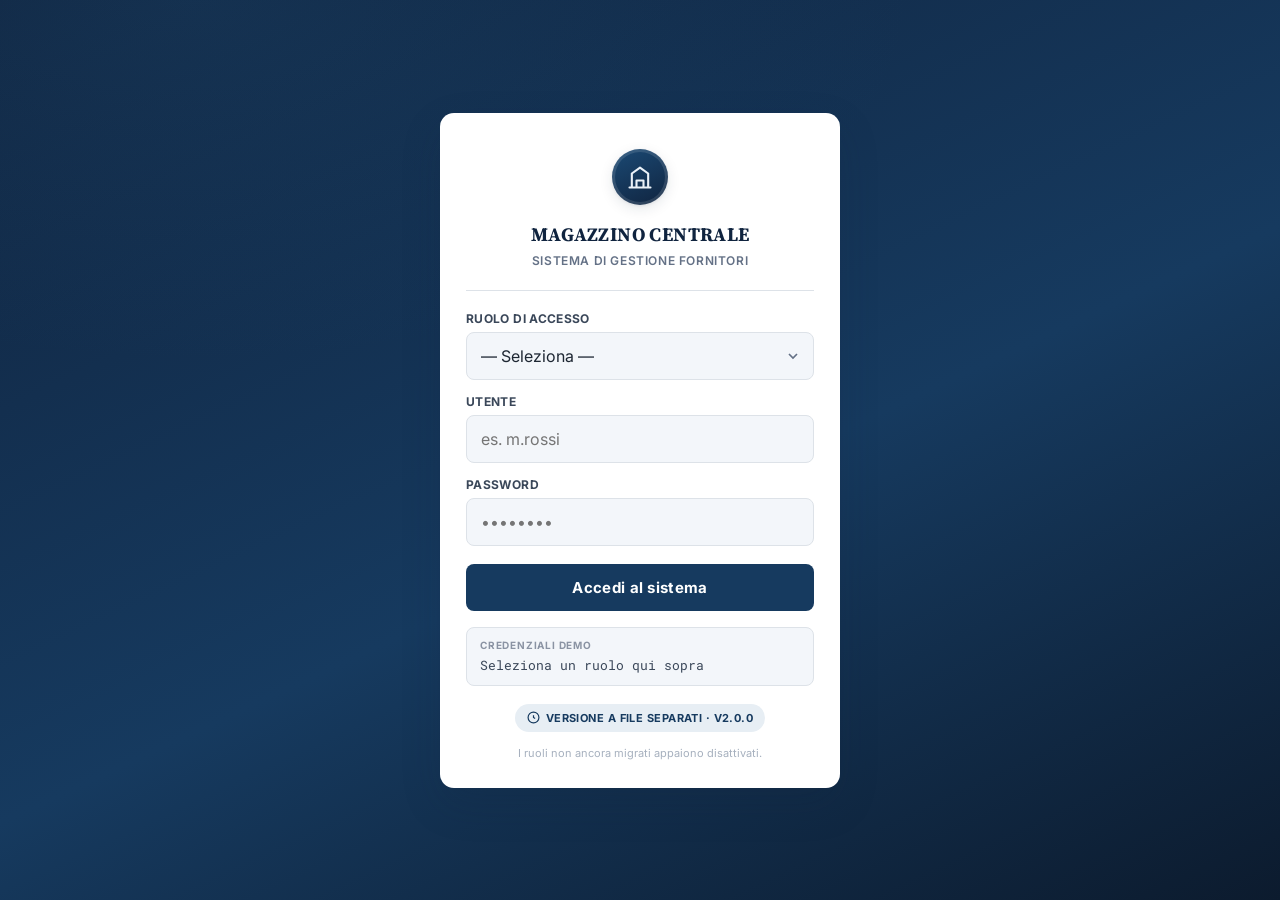
<file: index.html>
<!DOCTYPE html>
<html lang="it">
<head>
<meta charset="UTF-8">
<meta name="viewport" content="width=device-width,initial-scale=1.0,viewport-fit=cover">
<title>Magazzino Centrale — Accesso</title>
<meta name="apple-mobile-web-app-capable" content="yes">
<meta name="apple-mobile-web-app-status-bar-style" content="black-translucent">
<meta name="theme-color" content="#10243F">
<link rel="preconnect" href="https://fonts.googleapis.com">
<link href="https://fonts.googleapis.com/css2?family=Source+Serif+4:opsz,wght@8..60,500;8..60,600;8..60,700&family=Inter:wght@400;500;600;700;800&family=Roboto+Mono:wght@500;600&display=swap" rel="stylesheet">
<link rel="stylesheet" href="assets/mgc-theme.css">
<style>
  /* la schermata di login qui e' sempre visibile */
  #login-screen{ display:flex !important; }
</style>
</head>
<body>

<div id="login-screen">
  <div class="login-card">
    <div class="login-emblem">
      <svg viewBox="0 0 24 24" fill="none" stroke="#EAF1F8" stroke-width="1.8"><path d="M3 21h18M5 21V9l7-5 7 5v12M9 21v-6h6v6" stroke-linecap="round" stroke-linejoin="round"/></svg>
    </div>
    <div class="login-title">Magazzino Centrale</div>
    <div class="login-sub">Sistema di Gestione Fornitori</div>
    <div class="login-divider"></div>

    <div class="login-error" id="login-error"></div>

    <form id="login-form" autocomplete="off">
      <div class="field">
        <label for="login-livello">Ruolo di accesso</label>
        <select id="login-livello">
          <option value="">— Seleziona —</option>
        </select>
      </div>
      <div class="field">
        <label for="login-user">Utente</label>
        <input type="text" id="login-user" autocomplete="username" placeholder="es. m.rossi">
      </div>
      <div class="field">
        <label for="login-pass">Password</label>
        <input type="password" id="login-pass" autocomplete="current-password" placeholder="••••••••">
      </div>
      <button type="submit" class="btn-login">Accedi al sistema</button>
    </form>

    <div class="login-hint">
      <div class="lbl">Credenziali demo</div>
      <div class="val" id="login-hint-val">Seleziona un ruolo qui sopra</div>
    </div>

    <div class="login-level-tag">
      <svg width="13" height="13" viewBox="0 0 24 24" fill="none" stroke="currentColor" stroke-width="2.2"><circle cx="12" cy="12" r="10"/><path d="M12 8v4l3 2"/></svg>
      Versione a file separati · v2.0.0
    </div>
    <div class="login-foot">I ruoli non ancora migrati appaiono disattivati.</div>
  </div>
</div>

<script src="assets/mgc-core.js"></script>
<script>
(function(){
  'use strict';

  var selLivello = document.getElementById('login-livello');
  var inpUser    = document.getElementById('login-user');
  var inpPass    = document.getElementById('login-pass');
  var boxErr     = document.getElementById('login-error');
  var hint       = document.getElementById('login-hint-val');

  /* Popola la tendina dei ruoli dal core */
  Object.keys(MGC.Auth.LIVELLI).forEach(function(k){
    var cfg = MGC.Auth.LIVELLI[k];
    var opt = document.createElement('option');
    opt.value = k;
    opt.textContent = cfg.nome + (cfg.attivo ? '' : '  (in arrivo)');
    opt.disabled = !cfg.attivo;
    selLivello.appendChild(opt);
  });

  function mostraErrore(msg){
    boxErr.textContent = msg;
    boxErr.style.display = msg ? 'block' : 'none';
  }

  selLivello.addEventListener('change', function(){
    mostraErrore('');
    var cfg = MGC.Auth.LIVELLI[this.value];
    if (cfg && cfg.attivo){
      inpUser.value = cfg.u;
      inpPass.value = cfg.pw;
      hint.textContent = cfg.u + '  /  ' + cfg.pw;
    } else {
      inpUser.value = ''; inpPass.value = '';
      hint.textContent = 'Seleziona un ruolo qui sopra';
    }
  });

  document.getElementById('login-form').addEventListener('submit', function(e){
    e.preventDefault();
    mostraErrore('');

    var raw = selLivello.value;
    if (raw === ''){ mostraErrore('Seleziona il livello di accesso.'); return; }

    var esito = MGC.Auth.verifica(parseInt(raw, 10), inpUser.value.trim(), inpPass.value.trim());
    if (!esito.ok){ mostraErrore(esito.msg); return; }

    MGC.Session.vaiAlLivello({
      livello: esito.livello,
      username: esito.username,
      fornitoreId: esito.fornitoreId,
      nome: esito.nome,
      ts: Date.now()
    });
  });

  /* Se una sessione e' gia' attiva, non riproporre il login */
  var s = MGC.Session.get();
  if (s && MGC.Auth.LIVELLI[s.livello] && MGC.Auth.LIVELLI[s.livello].attivo){
    location.replace(MGC.Auth.LIVELLI[s.livello].page);
  }
})();
</script>
</body>
</html>
</file>
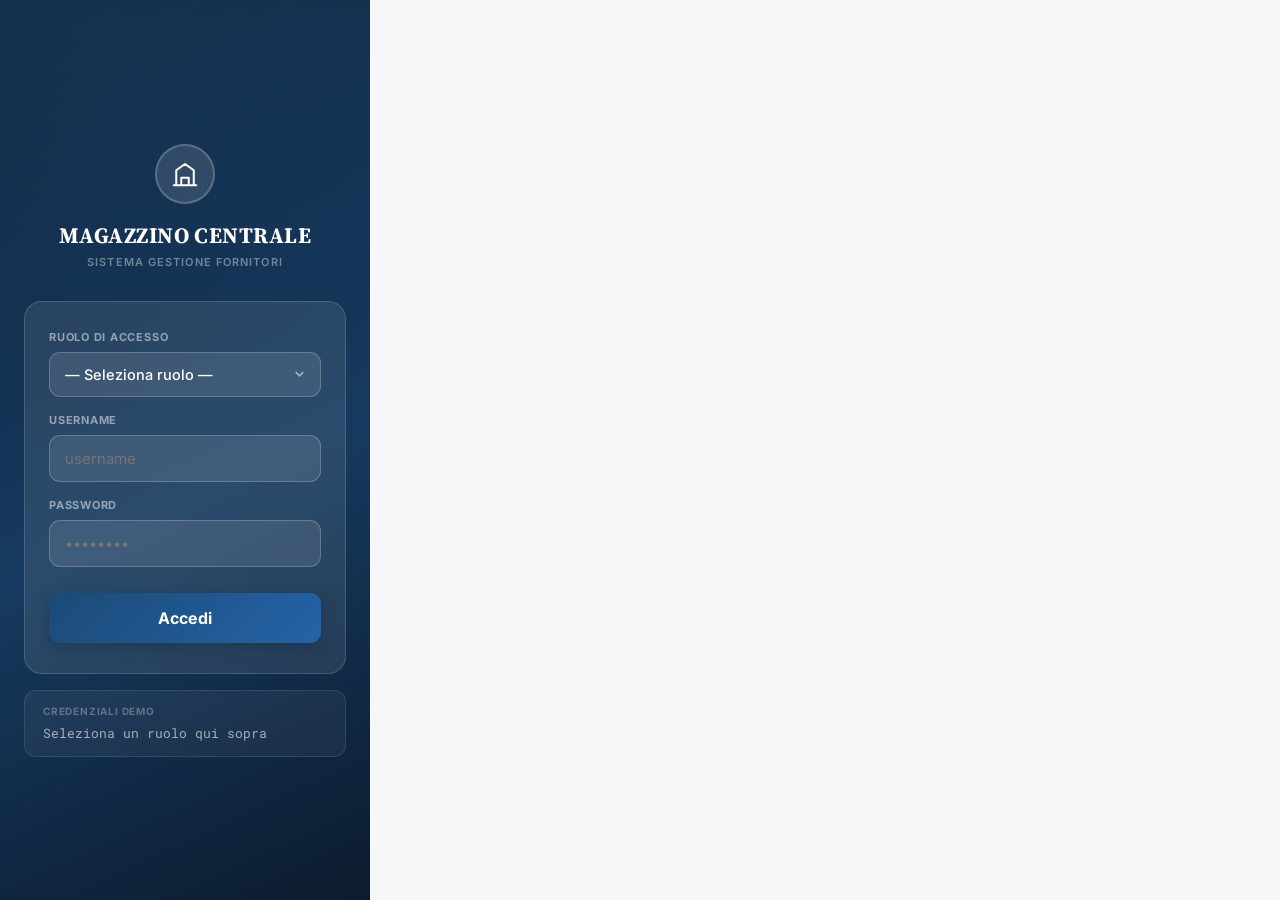
<file: app_completa_1.html>
<!DOCTYPE html>
<html lang="it">
<head>
<meta charset="UTF-8">
<meta name="viewport" content="width=device-width,initial-scale=1.0,viewport-fit=cover">
<title>Magazzino Centrale</title>
<link rel="preconnect" href="https://fonts.googleapis.com">
<link href="https://fonts.googleapis.com/css2?family=Source+Serif+4:opsz,wght@8..60,500;8..60,600;8..60,700&family=Inter:wght@400;500;600;700;800&family=Roboto+Mono:wght@500;600&display=swap" rel="stylesheet">
<style>

  :root{
    --blu-900:#10243F; --blu-800:#163A5F; --blu-700:#1B4A75; --blu-600:#26628F;
    --blu-100:#E7EEF4; --blu-050:#F3F6FA;
    --ardesia-900:#1E2733; --ardesia-700:#3A4759; --ardesia-500:#647186; --ardesia-400:#8A93A3; --ardesia-300:#A6B0BE; --ardesia-100:#DDE2E8;
    --bg:#F6F7F9; --card:#FFFFFF;
    --verde:#1F7A4D; --verde-bg:#E7F4ED;
    --rosso:#A8311F; --rosso-bg:#FBEAE7;
    --ambra:#9A6300; --ambra-bg:#FCF1DC;
    --oro:#9C7A2E;
    --serif:'Source Serif 4', Georgia, serif;
    --sans:'Inter', -apple-system, sans-serif;
    --mono:'Roboto Mono', monospace;
    --shadow-sm: 0 1px 2px rgba(16,36,63,0.06), 0 1px 1px rgba(16,36,63,0.04);
    --shadow-md: 0 4px 14px rgba(16,36,63,0.10), 0 1px 3px rgba(16,36,63,0.08);
    --shadow-lg: 0 16px 40px rgba(16,36,63,0.16);
    --safe-bottom: env(safe-area-inset-bottom, 0px);
    --safe-top: env(safe-area-inset-top, 0px);
  }
  *{box-sizing:border-box; margin:0; padding:0;}
  html,body{ font-family:var(--sans); background:var(--bg); color:var(--ardesia-900); height:100%; -webkit-font-smoothing:antialiased; -webkit-tap-highlight-color:transparent; }
  body{ min-height:100vh; }
  button, input, select{ font-family:inherit; }
  :focus-visible{ outline:2px solid var(--blu-600); outline-offset:2px; }

  /* ============ LOGIN ============ */
  #login-screen{
    position:fixed; inset:0; z-index:500; display:flex; align-items:center; justify-content:center;
    background: radial-gradient(1200px 600px at 15% 0%, rgba(38,98,143,0.18), transparent 60%), linear-gradient(155deg, var(--blu-900) 0%, var(--blu-800) 55%, #0C1B2E 100%);
    padding:20px; padding-top:calc(20px + var(--safe-top)); padding-bottom:calc(20px + var(--safe-bottom)); overflow-y:auto;
  }
  .login-card{ position:relative; width:100%; max-width:400px; background:var(--card); border-radius:14px; box-shadow:var(--shadow-lg); padding:36px 26px 28px; text-align:center; margin:auto; }
  .login-emblem{ width:56px; height:56px; margin:0 auto 16px; border-radius:50%; background:linear-gradient(155deg, var(--blu-700), var(--blu-900)); display:flex; align-items:center; justify-content:center; box-shadow: inset 0 0 0 3px rgba(255,255,255,0.12), var(--shadow-md); }
  .login-emblem svg{ width:28px; height:28px; }
  .login-title{ font-family:var(--serif); font-weight:700; font-size:19px; letter-spacing:0.02em; color:var(--blu-900); text-transform:uppercase; }
  .login-sub{ font-size:12px; color:var(--ardesia-500); letter-spacing:0.05em; text-transform:uppercase; margin-top:6px; font-weight:600; }
  .login-divider{ height:1px; background:var(--ardesia-100); margin:22px 0 20px; }
  .field{ text-align:left; margin-bottom:14px; }
  .field label{ display:block; font-size:12px; font-weight:700; letter-spacing:0.03em; text-transform:uppercase; color:var(--ardesia-700); margin-bottom:6px; }
  .field input{ width:100%; padding:13px 14px; font-size:16px; border:1.5px solid var(--ardesia-100); border-radius:8px; background:var(--blu-050); color:var(--ardesia-900); }
  .field input:focus{ border-color:var(--blu-600); background:#fff; }
  .btn-login{ width:100%; padding:14px; margin-top:4px; background:var(--blu-800); color:#fff; border:none; border-radius:8px; font-weight:700; font-size:15px; letter-spacing:0.02em; cursor:pointer; }
  .btn-login:active{ background:var(--blu-900); }
  .login-level-tag{ display:inline-flex; align-items:center; gap:6px; background:var(--blu-100); color:var(--blu-800); font-size:11px; font-weight:700; letter-spacing:0.04em; padding:7px 12px; border-radius:100px; margin-top:18px; text-transform:uppercase; }
  .login-foot{ margin-top:14px; font-size:11px; color:var(--ardesia-300); }
  .login-error{ background:var(--rosso-bg); color:var(--rosso); font-size:13px; font-weight:600; padding:9px 12px; border-radius:8px; margin-bottom:14px; display:none; }

  /* ============ APP SHELL — MOBILE FIRST ============ */
  #app{ display:none; min-height:100vh; flex-direction:column; }
  #app.active{ display:flex; }

  .topbar{
    background:var(--blu-900); color:#fff; padding:calc(12px + var(--safe-top)) 16px 12px;
    display:flex; align-items:center; justify-content:space-between; gap:10px; position:sticky; top:0; z-index:50;
  }
  .topbar-id{ display:flex; align-items:center; gap:9px; min-width:0; }
  .topbar-id .mark{ width:30px; height:30px; border-radius:7px; background:rgba(255,255,255,0.1); display:flex; align-items:center; justify-content:center; flex-shrink:0; }
  .topbar-id .mark svg{ width:16px; height:16px; }
  .topbar-id .txt{ line-height:1.15; min-width:0; }
  .topbar-id .txt .l1{ font-family:var(--serif); font-weight:700; font-size:13.5px; }
  .topbar-id .txt .l2{ font-size:9.5px; color:rgba(255,255,255,0.55); letter-spacing:0.04em; text-transform:uppercase; }
  .avatar-top{ width:32px; height:32px; border-radius:50%; background:var(--blu-600); display:flex; align-items:center; justify-content:center; font-weight:700; font-size:12px; color:#fff; border:2px solid rgba(255,255,255,0.15); flex-shrink:0; }

  .status-strip{ background:var(--blu-800); color:rgba(255,255,255,0.85); font-size:11px; font-weight:600; padding:7px 16px; display:flex; align-items:center; gap:7px; letter-spacing:0.02em; }
  .status-strip .dot{ width:6px; height:6px; border-radius:50%; background:#5FD08A; flex-shrink:0; }

  .main{ flex:1; display:flex; flex-direction:column; min-height:0; padding-bottom:calc(64px + var(--safe-bottom)); }

  .page-head{ padding:18px 16px 4px; }
  .page-head h1{ font-family:var(--serif); font-size:21px; font-weight:700; color:var(--blu-900); }
  .page-head .sub{ font-size:12.5px; color:var(--ardesia-500); margin-top:3px; line-height:1.4; }

  .content{ flex:1; padding:14px 16px 28px; }

  .stats-grid{ display:grid; grid-template-columns:1fr 1fr; gap:10px; margin-bottom:18px; }
  .banner-ritardo{
    margin:0 16px 14px; border-radius:10px; overflow:hidden;
    border:1.5px solid #F1DEB0; background:var(--ambra-bg);
    animation:slideDown .3s ease-out;
  }
  .banner-ritardo-head{
    display:flex; align-items:center; gap:9px; padding:12px 14px 10px;
  }
  .banner-ritardo-head .icon{
    width:30px; height:30px; border-radius:50%; background:var(--ambra); color:#fff;
    display:flex; align-items:center; justify-content:center; flex-shrink:0;
  }
  .banner-ritardo-head .icon svg{ width:15px; height:15px; }
  .banner-ritardo-head .tit{ font-weight:700; font-size:13.5px; color:var(--ardesia-900); flex:1; }
  .banner-ritardo-head .tit small{ display:block; font-size:11px; font-weight:500; color:var(--ardesia-500); margin-top:1px; }
  .banner-ritardo-head .close-btn{ width:28px; height:28px; border-radius:6px; border:none; background:rgba(154,99,0,0.12); color:var(--ambra); display:flex; align-items:center; justify-content:center; flex-shrink:0; }
  .banner-ritardo-head .close-btn svg{ width:14px; height:14px; }
  .banner-canali{ padding:0 14px 12px; display:flex; flex-direction:column; gap:6px; }
  .canale-row{ display:flex; align-items:center; gap:8px; font-size:12px; color:var(--ardesia-700); background:rgba(255,255,255,0.6); border-radius:7px; padding:7px 10px; }
  .canale-row .canale-icon{ font-size:14px; flex-shrink:0; }
  .canale-row .canale-nome{ font-weight:600; color:var(--ardesia-900); }
  .canale-row .canale-dest{ color:var(--ardesia-500); font-size:11px; margin-left:auto; text-align:right; }
  .canale-row .canale-ok{ color:var(--verde); font-size:10px; font-weight:700; background:var(--verde-bg); padding:2px 7px; border-radius:100px; white-space:nowrap; }
  .banner-reg-link{ padding:8px 14px 12px; display:flex; align-items:center; gap:5px; font-size:12px; font-weight:700; color:var(--blu-700); cursor:pointer; }
  .banner-reg-link svg{ width:13px; height:13px; }

  .stat-card{ background:var(--card); border:1px solid var(--ardesia-100); border-radius:10px; padding:13px 14px; box-shadow:var(--shadow-sm); cursor:pointer; }
  .stat-card:active{ background:var(--blu-050); }
  .stat-card .label{ font-size:10px; font-weight:700; letter-spacing:0.03em; text-transform:uppercase; color:var(--ardesia-500); }
  .stat-card .value{ font-family:var(--serif); font-size:25px; font-weight:700; color:var(--blu-900); margin-top:3px; line-height:1.1; }
  .stat-card .value.verde{ color:var(--verde); }
  .stat-card .value.ambra{ color:var(--ambra); }
  .stat-card .sub{ font-size:10.5px; color:var(--ardesia-500); margin-top:2px; }

  .day-nav{ display:flex; align-items:center; gap:8px; background:var(--card); border:1px solid var(--ardesia-100); border-radius:10px; padding:10px 12px; margin-bottom:14px; position:relative; }
  .day-nav button{ width:34px; height:34px; border-radius:8px; border:1.5px solid var(--ardesia-100); background:#fff; display:flex; align-items:center; justify-content:center; color:var(--blu-800); flex-shrink:0; }
  .day-nav button svg{ width:16px; height:16px; }
  .day-nav .day-info{ flex:1; min-width:0; text-align:center; position:relative; }
  .day-nav .day-info .d1{ font-weight:700; font-size:13.5px; color:var(--ardesia-900); text-transform:capitalize; white-space:nowrap; overflow:hidden; text-overflow:ellipsis; }
  .day-nav .day-info .d2{ font-size:10.5px; color:var(--ardesia-500); margin-top:1px; }
  .day-nav .day-info input[type=date]{
    position:absolute; inset:0; width:100%; height:100%; opacity:0; border:none; padding:0; margin:0; cursor:pointer;
  }
  /* Calendario popup */
  .cal-popup{
    position:absolute; top:calc(100% + 8px); left:0; right:0;
    background:#fff; border:1.5px solid var(--ardesia-100); border-radius:12px;
    box-shadow:var(--shadow-lg); z-index:200; padding:14px;
    animation:slideDown .18s ease-out;
  }
  .cal-popup-head{ display:flex; align-items:center; justify-content:space-between; margin-bottom:12px; }
  .cal-popup-head .cal-month{ font-family:var(--serif); font-weight:700; font-size:15px; color:var(--blu-900); text-transform:capitalize; }
  .cal-popup-head button{ width:30px; height:30px; border-radius:7px; border:1.5px solid var(--ardesia-100); background:#fff; color:var(--blu-800); display:flex; align-items:center; justify-content:center; }
  .cal-popup-head button svg{ width:15px; height:15px; }
  .cal-weekdays{ display:grid; grid-template-columns:repeat(7,1fr); margin-bottom:4px; }
  .cal-weekday{ text-align:center; font-size:10px; font-weight:700; letter-spacing:0.03em; text-transform:uppercase; color:var(--ardesia-400); padding:4px 0; }
  .cal-days{ display:grid; grid-template-columns:repeat(7,1fr); gap:2px; }
  .cal-day{
    aspect-ratio:1; display:flex; align-items:center; justify-content:center;
    font-size:13px; font-weight:500; border-radius:7px; cursor:pointer; color:var(--ardesia-900);
  }
  .cal-day:hover{ background:var(--blu-050); }
  .cal-day.today{ font-weight:700; color:var(--blu-800); border:1.5px solid var(--blu-600); }
  .cal-day.selected{ background:var(--blu-800); color:#fff; font-weight:700; }
  .cal-day.other-month{ color:var(--ardesia-300); }
  .cal-day.weekend{ color:var(--ardesia-400); }
  .cal-day.disabled{ color:var(--ardesia-200); cursor:default; pointer-events:none; }
  .cal-footer{ display:flex; justify-content:center; margin-top:12px; padding-top:10px; border-top:1px solid var(--ardesia-100); }
  .cal-footer button{ background:var(--blu-800); color:#fff; border:none; border-radius:7px; padding:8px 20px; font-size:13px; font-weight:700; }
  .btn-today-chip{ flex-shrink:0; background:var(--blu-050); color:var(--blu-800); border:1.5px solid var(--blu-100); border-radius:8px; padding:8px 11px; font-size:11.5px; font-weight:700; }

  .fascia-header{ display:flex; align-items:baseline; justify-content:space-between; gap:8px; margin:18px 0 10px; padding:0 2px; }
  .fascia-header .ftitle{ display:flex; align-items:center; gap:6px; font-size:12px; font-weight:700; letter-spacing:0.04em; text-transform:uppercase; color:var(--blu-800); }
  .fascia-header .ftitle svg{ width:14px; height:14px; }
  .fascia-header .frange{ font-size:10.5px; color:var(--ardesia-400); font-family:var(--mono); font-weight:600; white-space:nowrap; }

  .slot-list{ display:flex; flex-direction:column; gap:9px; }
  .slot-row{ background:var(--card); border:1.5px solid var(--ardesia-100); border-radius:10px; padding:13px 14px; display:flex; align-items:center; gap:12px; min-height:64px; }
  .slot-row.slot-row-clickable{ cursor:pointer; }
  .slot-row.slot-row-clickable:active{ filter:brightness(0.96); }
  .slot-row.slot-row-clickable .slot-actions-col button{ position:relative; z-index:2; }
  .slot-row.libero{ background:repeating-linear-gradient(135deg, #fff, #fff 9px, #FAFBFC 9px, #FAFBFC 18px); border-style:dashed; cursor:pointer; }
  .slot-row.ritardo{ border-color:#F1DEB0; background:var(--ambra-bg); }
  .slot-row.eccezionale{ border-color:var(--oro); background:#FBF6E8; }
  .slot-row.occupato-cascata{ border-style:dashed; border-color:var(--oro); background:repeating-linear-gradient(135deg, #FBF6E8, #FBF6E8 9px, #FCF0DA 9px, #FCF0DA 18px); }
  .slot-time-col{ flex-shrink:0; width:54px; text-align:left; }
  .slot-time-col .t{ font-family:var(--mono); font-weight:700; font-size:14.5px; color:var(--blu-900); line-height:1.2; }
  .slot-time-col .t-arrow{ font-family:var(--mono); font-weight:700; font-size:10.5px; color:var(--ambra); display:block; margin-top:1px; }
  .slot-body{ flex:1; min-width:0; }
  .slot-body .tag-row{ display:flex; align-items:center; gap:6px; margin-bottom:4px; flex-wrap:wrap; }
  .tipo-tag{ display:inline-block; font-size:9.5px; font-weight:700; letter-spacing:0.03em; text-transform:uppercase; padding:3px 7px; border-radius:5px; white-space:nowrap; }
  .tipo-tag.carico{ background:var(--blu-100); color:var(--blu-800); }
  .tipo-tag.scarico{ background:#E9E4F5; color:#5B3FA0; }
  .tipo-tag.entrambi{ background:#E0F0EC; color:var(--verde); }
  .tipo-tag.eccezionale{ background:#FBF1D5; color:var(--oro); }
  .ritardo-chip{ display:inline-flex; align-items:center; gap:3px; font-size:9.5px; font-weight:700; color:var(--ambra); }
  .ritardo-chip svg{ width:10px; height:10px; }
  .slot-body .fornitore-nome{ font-size:13.5px; font-weight:600; color:var(--ardesia-900); line-height:1.3; overflow:hidden; text-overflow:ellipsis; white-space:nowrap; }
  .slot-body .fornitore-vuoto{ font-size:12.5px; color:var(--ardesia-400); font-weight:500; }
  .slot-body .cascata-info{ font-size:11px; color:var(--ardesia-400); margin-top:2px; }
  .slot-actions-col{ display:flex; gap:6px; flex-shrink:0; }
  .icon-btn{ width:38px; height:38px; border-radius:8px; border:1.5px solid var(--ardesia-100); background:#fff; display:flex; align-items:center; justify-content:center; color:var(--ardesia-700); }
  .icon-btn svg{ width:16px; height:16px; }
  .icon-btn.ambra:active{ background:var(--ambra-bg); color:var(--ambra); }
  .icon-btn.danger:active{ background:var(--rosso-bg); color:var(--rosso); }

  .panel{ background:var(--card); border:1px solid var(--ardesia-100); border-radius:10px; box-shadow:var(--shadow-sm); margin-bottom:16px; overflow:hidden; }
  .panel-head{ padding:14px 16px; border-bottom:1px solid var(--ardesia-100); }
  .panel-head h2{ font-family:var(--serif); font-size:15.5px; font-weight:700; color:var(--blu-900); }
  .panel-head .desc{ font-size:11.5px; color:var(--ardesia-500); margin-top:2px; }

  .fornitore-card{ padding:13px 16px; border-bottom:1px solid var(--ardesia-100); display:flex; flex-direction:column; gap:3px; }
  .fornitore-card:last-child{ border-bottom:none; }
  .fornitore-card .fnome{ font-weight:700; font-size:14px; color:var(--ardesia-900); }
  .fornitore-card .fmeta{ font-size:12px; color:var(--ardesia-500); }
  .fornitore-card .fcount{ margin-top:5px; }
  .pill{ display:inline-flex; align-items:center; gap:4px; font-size:10.5px; font-weight:700; padding:3px 9px; border-radius:100px; }
  .pill-ok{ background:var(--verde-bg); color:var(--verde); }
  .pill-ritardo{ background:var(--ambra-bg); color:var(--ambra); }
  .pill-eccezionale{ background:#FBF1D5; color:var(--oro); }

  .appt-card{ padding:13px 16px; border-bottom:1px solid var(--ardesia-100); }
  .appt-card:last-child{ border-bottom:none; }
  .appt-card .arow1{ display:flex; align-items:center; justify-content:space-between; gap:8px; margin-bottom:5px; }
  .appt-card .adate{ font-size:11.5px; font-weight:700; color:var(--ardesia-700); }
  .appt-card .atime{ font-family:var(--mono); font-weight:700; font-size:13px; color:var(--blu-900); }
  .appt-card .afornitore{ font-size:14px; font-weight:600; color:var(--ardesia-900); margin-bottom:6px; }
  .appt-card .arow2{ display:flex; align-items:center; justify-content:space-between; gap:8px; }
  .appt-card .aactions{ display:flex; gap:6px; }
  .icon-btn-sm{ width:32px; height:32px; border-radius:7px; border:1.5px solid var(--ardesia-100); background:#fff; display:flex; align-items:center; justify-content:center; color:var(--ardesia-700); }
  .icon-btn-sm svg{ width:14px; height:14px; }

  .log-item{ display:flex; gap:11px; padding:12px 16px; border-bottom:1px solid var(--ardesia-100); }
  .log-item:last-child{ border-bottom:none; }
  .log-icon{ width:30px; height:30px; border-radius:50%; flex-shrink:0; display:flex; align-items:center; justify-content:center; }
  .log-icon svg{ width:14px; height:14px; }
  .log-icon.add{ background:var(--verde-bg); color:var(--verde); }
  .log-icon.del{ background:var(--rosso-bg); color:var(--rosso); }
  .log-icon.delay{ background:var(--ambra-bg); color:var(--ambra); }
  .log-text{ font-size:13px; color:var(--ardesia-900); line-height:1.4; }
  .log-text b{ font-weight:700; }
  .log-meta{ font-size:10.5px; color:var(--ardesia-500); margin-top:3px; }
  .log-notif-tag{ display:inline-flex; align-items:center; gap:4px; font-size:10px; font-weight:700; color:var(--blu-700); background:var(--blu-100); padding:2px 8px; border-radius:100px; margin-top:5px; }
  .log-notif-tag svg{ width:9px; height:9px; }

  .empty-state{ text-align:center; padding:40px 20px; color:var(--ardesia-500); }
  .empty-state svg{ width:36px; height:36px; color:var(--ardesia-300); margin-bottom:10px; }
  .empty-state .t{ font-weight:600; color:var(--ardesia-700); margin-bottom:3px; font-size:13.5px; }
  .empty-state .s{ font-size:12px; }

  .legend{ display:flex; gap:14px; flex-wrap:wrap; margin-top:14px; padding:0 2px; }

  /* ===== CHAT ===== */
  .chat-list{ display:flex; flex-direction:column; gap:10px; }
  .chat-conv-row{
    background:var(--card); border:1px solid var(--ardesia-100); border-radius:10px;
    padding:13px 14px; display:flex; align-items:center; gap:12px; cursor:pointer;
  }
  .chat-conv-row:active{ background:var(--blu-050); }
  .chat-avatar{
    width:42px; height:42px; border-radius:50%; background:var(--blu-700); color:#fff;
    display:flex; align-items:center; justify-content:center; font-weight:700; font-size:14px; flex-shrink:0;
  }
  .chat-conv-info{ flex:1; min-width:0; }
  .chat-conv-name{ font-weight:700; font-size:14px; color:var(--ardesia-900); white-space:nowrap; overflow:hidden; text-overflow:ellipsis; }
  .chat-conv-preview{ font-size:12px; color:var(--ardesia-500); margin-top:2px; white-space:nowrap; overflow:hidden; text-overflow:ellipsis; }
  .chat-conv-meta{ display:flex; flex-direction:column; align-items:flex-end; gap:4px; flex-shrink:0; }
  .chat-conv-time{ font-size:10.5px; color:var(--ardesia-400); }
  .chat-unread{ background:var(--blu-800); color:#fff; font-size:10px; font-weight:700; border-radius:100px; min-width:18px; height:18px; display:flex; align-items:center; justify-content:center; padding:0 4px; }

  /* Finestra chat aperta */
  .chat-window{ display:flex; flex-direction:column; height:calc(100vh - 200px); }
  .chat-window-head{
    display:flex; align-items:center; gap:10px; padding:0 0 14px;
    border-bottom:1px solid var(--ardesia-100); margin-bottom:4px;
  }
  .chat-window-head button{ width:32px; height:32px; border-radius:8px; border:1.5px solid var(--ardesia-100); background:#fff; color:var(--blu-800); display:flex; align-items:center; justify-content:center; flex-shrink:0; }
  .chat-window-head button svg{ width:16px; height:16px; }
  .chat-window-head .info .name{ font-weight:700; font-size:14.5px; color:var(--ardesia-900); }
  .chat-window-head .info .status{ font-size:11px; color:var(--verde); font-weight:600; }
  .chat-messages{ flex:1; overflow-y:auto; padding:14px 0; display:flex; flex-direction:column; gap:10px; }
  .msg-row{ display:flex; gap:8px; }
  .msg-row.sent{ flex-direction:row-reverse; }
  .msg-bubble{
    max-width:80%; padding:10px 13px; border-radius:14px; font-size:13.5px; line-height:1.45;
    word-break:break-word;
  }
  .msg-row.recv .msg-bubble{ background:#fff; border:1px solid var(--ardesia-100); color:var(--ardesia-900); border-bottom-left-radius:4px; }
  .msg-row.sent .msg-bubble{ background:var(--blu-800); color:#fff; border-bottom-right-radius:4px; }
  .msg-meta{ font-size:10px; margin-top:4px; text-align:right; }
  .msg-row.recv .msg-meta{ color:var(--ardesia-400); text-align:left; }
  .msg-row.sent .msg-meta{ color:rgba(255,255,255,0.6); }
  .msg-system{
    text-align:center; font-size:11px; color:var(--ardesia-400); background:var(--ardesia-100);
    border-radius:100px; padding:4px 12px; margin:4px auto; max-width:85%;
  }
  .chat-input-row{
    display:flex; gap:8px; padding:12px 0 0; border-top:1px solid var(--ardesia-100); margin-top:8px;
  }
  .chat-input-row input{
    flex:1; padding:11px 14px; font-size:15px; border:1.5px solid var(--ardesia-100);
    border-radius:22px; background:#fff; color:var(--ardesia-900);
  }
  .chat-input-row input:focus{ border-color:var(--blu-600); }
  .chat-send-btn{
    width:44px; height:44px; border-radius:50%; background:var(--blu-800); color:#fff; border:none;
    display:flex; align-items:center; justify-content:center; flex-shrink:0;
  }
  .chat-send-btn svg{ width:18px; height:18px; }
  .legend-item{ display:flex; align-items:center; gap:6px; font-size:11px; color:var(--ardesia-700); }
  .legend-swatch{ width:11px; height:11px; border-radius:3px; flex-shrink:0; }

  .page-head-action{ padding:0 16px 14px; }
  .btn-new-appt{
    width:100%; padding:13px 16px; background:var(--blu-800); color:#fff; border:none; border-radius:10px;
    font-weight:700; font-size:14px; display:flex; align-items:center; justify-content:center; gap:8px;
  }
  .btn-new-appt svg{ width:17px; height:17px; }

  .bottom-nav{ position:fixed; left:0; right:0; bottom:0; z-index:55; background:var(--blu-900); display:flex; justify-content:space-around; padding:8px 4px calc(8px + var(--safe-bottom)); border-top:1px solid rgba(255,255,255,0.08); }
  .bn-item{ display:flex; flex-direction:column; align-items:center; gap:3px; color:rgba(255,255,255,0.55); background:none; border:none; padding:6px 10px; border-radius:8px; position:relative; flex:1; max-width:90px; }
  .bn-item svg{ width:21px; height:21px; }
  .bn-item .bn-label{ font-size:10px; font-weight:600; letter-spacing:0.01em; }
  .bn-item.active{ color:#fff; }
  .bn-item.active::before{ content:""; position:absolute; top:0; left:50%; transform:translateX(-50%); width:26px; height:3px; background:#5FD08A; border-radius:0 0 3px 3px; }
  .bn-badge{ position:absolute; top:2px; right:10px; background:var(--ambra); color:#fff; font-size:9px; font-weight:700; border-radius:100px; min-width:15px; height:15px; display:flex; align-items:center; justify-content:center; padding:0 3px; }

  #account-sheet .sheet-user{ display:flex; align-items:center; gap:12px; padding:6px 0 16px; }
  #account-sheet .sheet-user .av{ width:46px; height:46px; border-radius:50%; background:var(--blu-700); color:#fff; display:flex; align-items:center; justify-content:center; font-weight:700; font-size:16px; }
  #account-sheet .sheet-user .info .name{ font-weight:700; font-size:15px; color:var(--ardesia-900); }
  #account-sheet .sheet-user .info .role{ font-size:12px; color:var(--ardesia-500); }

  .modal-overlay{ position:fixed; inset:0; background:rgba(16,36,63,0.55); display:none; align-items:flex-end; justify-content:center; z-index:300; }
  .modal-overlay.active{ display:flex; }
  .modal{ background:#fff; border-radius:16px 16px 0 0; width:100%; max-width:560px; box-shadow:var(--shadow-lg); max-height:90vh; overflow-y:auto; padding-bottom:var(--safe-bottom); animation:sheetUp .22s ease-out; will-change:transform; }
  @keyframes sheetUp{ from{ transform:translateY(100%); } to{ transform:translateY(0); } }
  .modal.swipe-dismiss{ transform:translateY(100%); transition:transform 0.28s cubic-bezier(0.32,0.72,0,1); }
  .modal-grabber{ width:40px; height:5px; background:var(--ardesia-200, #C8CDD5); border-radius:3px; margin:12px auto 4px; cursor:grab; user-select:none; touch-action:pan-x; }
  .modal-head{ padding:14px 20px 12px; display:flex; align-items:center; justify-content:space-between; }
  .modal-head h3{ font-family:var(--serif); font-size:17px; font-weight:700; color:var(--blu-900); }
  .modal-close{ width:32px; height:32px; border-radius:8px; border:none; background:var(--blu-050); color:var(--ardesia-500); display:flex; align-items:center; justify-content:center; }
  .modal-close svg{ width:17px; height:17px; }
  .modal-body{ padding:4px 20px 18px; }
  .modal-foot{ padding:12px 20px 18px; display:flex; gap:10px; }

  .form-row{ margin-bottom:15px; }
  .form-row label{ display:block; font-size:11.5px; font-weight:700; letter-spacing:0.02em; text-transform:uppercase; color:var(--ardesia-700); margin-bottom:6px; }
  .form-row select, .form-row input{ width:100%; padding:12px 13px; font-size:15px; border:1.5px solid var(--ardesia-100); border-radius:8px; background:#fff; color:var(--ardesia-900); }
  .form-row select:focus, .form-row input:focus{ border-color:var(--blu-600); }
  .form-row .hint{ font-size:11px; color:var(--ardesia-500); margin-top:5px; }
  .form-grid-2{ display:grid; grid-template-columns:1fr 1fr; gap:12px; }

  .confirm-box{ background:var(--blu-050); border:1px solid var(--blu-100); border-radius:9px; padding:12px 14px; margin-bottom:16px; }
  .confirm-box .t{ font-size:13px; font-weight:700; color:var(--blu-900); display:flex; align-items:center; gap:7px; margin-bottom:3px; }
  .confirm-box .t svg{ width:15px; height:15px; flex-shrink:0; }
  .confirm-box .s{ font-size:12px; color:var(--ardesia-700); line-height:1.5; }
  .confirm-box.warn{ background:var(--rosso-bg); border-color:#EFD2CC; }
  .confirm-box.warn .t{ color:var(--rosso); }
  .confirm-box.ambra{ background:var(--ambra-bg); border-color:#F1DEB0; }
  .confirm-box.ambra .t{ color:var(--ambra); }

  .pwd-error{ font-size:12px; color:var(--rosso); font-weight:600; margin-top:7px; display:none; }

  .btn{ display:inline-flex; align-items:center; justify-content:center; gap:7px; padding:13px 16px; border-radius:9px; border:1.5px solid transparent; font-weight:700; font-size:14.5px; cursor:pointer; flex:1; }
  .btn svg{ width:16px; height:16px; }
  .btn-primary{ background:var(--blu-800); color:#fff; }
  .btn-primary:active{ background:var(--blu-900); }
  .btn-outline{ background:#fff; color:var(--blu-800); border-color:var(--ardesia-100); }
  .btn-danger{ background:var(--rosso); color:#fff; }
  .btn-ambra{ background:var(--ambra); color:#fff; }

  .toast-stack{ position:fixed; top:calc(10px + var(--safe-top)); left:12px; right:12px; z-index:400; display:flex; flex-direction:column; gap:8px; }
  .toast{ background:var(--ardesia-900); color:#fff; padding:12px 16px; border-radius:9px; box-shadow:var(--shadow-lg); font-size:13px; font-weight:600; display:flex; align-items:center; gap:9px; animation:slideDown .25s ease-out; }
  .toast.verde{ background:#155C39; }
  .toast.rosso{ background:#7A2418; }
  .toast.ambra{ background:#7A5400; }
  .toast svg{ width:15px; height:15px; flex-shrink:0; }
  @keyframes slideDown{ from{ opacity:0; transform:translateY(-10px); } to{ opacity:1; transform:translateY(0); } }

  .page{ display:none; }
  .page.active{ display:block; }

  @media (min-width: 1024px){
    body{ display:flex; }
    #app.active{ flex-direction:row; }
    .topbar{ display:none; }
    .status-strip{ display:none; }
    .bottom-nav{ display:none; }

    .sidebar{ display:flex; flex-direction:column; width:248px; flex-shrink:0; background:linear-gradient(185deg, var(--blu-900), #0E2038); color:#fff; height:100vh; position:sticky; top:0; }
    .sidebar-head{ padding:22px 22px 18px; border-bottom:1px solid rgba(255,255,255,0.08); }
    .sidebar-brand{ display:flex; align-items:center; gap:10px; }
    .sidebar-brand .mark{ width:34px; height:34px; border-radius:8px; background:rgba(255,255,255,0.08); display:flex; align-items:center; justify-content:center; flex-shrink:0; }
    .sidebar-brand .mark svg{ width:18px; height:18px; }
    .sidebar-brand .txt .l1{ font-family:var(--serif); font-weight:700; font-size:14.5px; letter-spacing:0.02em; line-height:1.2; }
    .sidebar-brand .txt .l2{ font-size:10.5px; color:rgba(255,255,255,0.55); letter-spacing:0.05em; text-transform:uppercase; margin-top:2px; }
    .sidebar-level{ margin-top:16px; display:flex; align-items:center; gap:8px; background:rgba(255,255,255,0.07); border:1px solid rgba(255,255,255,0.1); border-radius:6px; padding:9px 11px; }
    .sidebar-level .dot{ width:7px; height:7px; border-radius:50%; background:#5FD08A; flex-shrink:0; }
    .sidebar-level .lvl-txt{ font-size:11.5px; font-weight:700; letter-spacing:0.03em; }
    .sidebar-level .lvl-txt small{ display:block; font-weight:500; color:rgba(255,255,255,0.55); font-size:10px; margin-top:1px; }
    .sidebar-nav{ flex:1; padding:16px 14px; overflow-y:auto; }
    .nav-section-label{ font-size:10.5px; font-weight:700; letter-spacing:0.07em; text-transform:uppercase; color:rgba(255,255,255,0.38); padding:10px 12px 8px; }
    .sb-nav-item{ display:flex; align-items:center; gap:11px; padding:11px 12px; border-radius:6px; cursor:pointer; color:rgba(255,255,255,0.78); font-size:14px; font-weight:500; margin-bottom:2px; position:relative; background:none; border:none; width:100%; text-align:left; }
    .sb-nav-item svg{ width:18px; height:18px; flex-shrink:0; opacity:0.85; }
    .sb-nav-item:hover{ background:rgba(255,255,255,0.06); color:#fff; }
    .sb-nav-item.active{ background:rgba(255,255,255,0.12); color:#fff; }
    .sb-nav-item.active::before{ content:""; position:absolute; left:-14px; top:8px; bottom:8px; width:3px; background:#5FD08A; border-radius:0 3px 3px 0; }
    .sb-badge{ margin-left:auto; background:var(--ambra); color:#fff; font-size:10.5px; font-weight:700; border-radius:100px; padding:2px 7px; min-width:20px; text-align:center; }
    .sidebar-foot{ padding:16px 18px 20px; border-top:1px solid rgba(255,255,255,0.08); }
    .sb-user-chip{ display:flex; align-items:center; gap:10px; }
    .sb-user-chip .avatar{ width:34px; height:34px; border-radius:50%; background:var(--blu-600); display:flex; align-items:center; justify-content:center; font-weight:700; font-size:13px; flex-shrink:0; border:2px solid rgba(255,255,255,0.15); }
    .sb-user-chip .info .name{ font-size:13px; font-weight:600; }
    .sb-user-chip .info .role{ font-size:11px; color:rgba(255,255,255,0.5); }
    .sb-logout{ margin-top:12px; width:100%; background:rgba(255,255,255,0.07); border:1px solid rgba(255,255,255,0.12); color:rgba(255,255,255,0.75); padding:9px; border-radius:6px; font-size:12.5px; font-weight:600; cursor:pointer; display:flex; align-items:center; justify-content:center; gap:7px; }
    .sb-logout svg{ width:14px; height:14px; }

    .main{ flex:1; min-width:0; padding-bottom:0; }
    .page-head{ padding:24px 32px 8px; display:flex; align-items:baseline; justify-content:space-between; flex-wrap:wrap; gap:12px; }
    .page-head h1{ font-size:23px; }
    .content{ padding:14px 32px 40px; max-width:1100px; }
    .stats-grid{ grid-template-columns:repeat(4,1fr); gap:16px; }
    .stat-card{ padding:18px 20px; }
    .stat-card .value{ font-size:30px; }
    .day-nav{ max-width:520px; }
    .desktop-only{ display:initial !important; }
    .mobile-only{ display:none !important; }
  }
  @media (max-width: 1023px){
    .desktop-only{ display:none !important; }
    .sidebar{ display:none; }
  }



/* ════════════════════════════════════════════
   Stile unificato — componenti aggiuntivi
   (basati sul design system del L2)
   ════════════════════════════════════════════ */

/* Badge livello — usato da L0, L1, L3, L4 */
.lv-badge {
  display: inline-flex; align-items: center; justify-content: center;
  padding: 3px 8px; border-radius: 6px;
  font-size: 10px; font-weight: 700; letter-spacing: .05em;
  font-family: var(--mono);
}
.lv-badge.lv0 { background: #6e40c9; color: #fff; }
.lv-badge.lv1 { background: var(--blu-800); color: #fff; }
.lv-badge.lv2 { background: var(--verde); color: #fff; }
.lv-badge.lv3 { background: var(--ambra); color: #fff; }
.lv-badge.lv4 { background: var(--ardesia-700); color: #fff; }

/* Dev badge L0 */
.dev-badge {
  display: inline-flex; align-items: center;
  background: #6e40c9; color: #fff;
  padding: 3px 10px; border-radius: 6px;
  font-size: 11px; font-weight: 700; letter-spacing: .05em;
  font-family: var(--mono);
}

/* Layout con sidebar (L1 desktop) */
.sidebar {
  display: none;
  width: 240px; flex-shrink: 0;
  background: var(--blu-900);
  color: #fff;
  flex-direction: column;
  height: 100vh;
  position: fixed; left: 0; top: 0;
  z-index: 100;
  overflow-y: auto;
}
@media(min-width: 900px) {
  .sidebar { display: flex; }
  .main-with-sidebar { margin-left: 240px; }
}
.sidebar-head {
  padding: 20px 16px 16px;
  border-bottom: 1px solid rgba(255,255,255,.08);
}
.sb-brand { display: flex; align-items: center; gap: 10px; }
.sb-brand .mark {
  width: 32px; height: 32px; border-radius: 8px;
  background: rgba(255,255,255,.1);
  display: flex; align-items: center; justify-content: center;
}
.sb-brand .mark svg { width: 18px; height: 18px; }
.sb-title { font-size: 13px; font-weight: 700; color: #fff; }
.sb-sub { font-size: 11px; color: rgba(255,255,255,.5); margin-top: 1px; }
.sb-nav { padding: 12px 8px; }
.sb-sec {
  font-size: 10px; font-weight: 700; letter-spacing: .08em;
  text-transform: uppercase; color: rgba(255,255,255,.35);
  padding: 12px 8px 6px;
}
.sb-item {
  display: flex; align-items: center; gap: 10px;
  width: 100%; padding: 9px 10px; border: none;
  background: none; color: rgba(255,255,255,.65);
  border-radius: 8px; cursor: pointer;
  font-size: 13px; font-weight: 500;
  font-family: var(--sans); text-align: left;
  transition: background .15s, color .15s;
}
.sb-item svg { width: 17px; height: 17px; flex-shrink: 0; }
.sb-item:hover { background: rgba(255,255,255,.08); color: #fff; }
.sb-item.active { background: rgba(255,255,255,.12); color: #fff; font-weight: 600; }
.sb-avatar-row {
  margin-top: auto; padding: 14px 16px;
  border-top: 1px solid rgba(255,255,255,.08);
  display: flex; align-items: center; gap: 10px;
}
.sb-av {
  width: 34px; height: 34px; border-radius: 50%;
  background: rgba(255,255,255,.15);
  display: flex; align-items: center; justify-content: center;
  font-size: 12px; font-weight: 700; color: #fff;
  font-family: var(--mono); flex-shrink: 0;
}
.sb-info { flex: 1; min-width: 0; }
.sb-name { font-size: 13px; font-weight: 600; color: #fff; }
.sb-role { font-size: 11px; color: rgba(255,255,255,.5); }
.sb-logout {
  background: none; border: none; cursor: pointer;
  color: rgba(255,255,255,.45); padding: 4px;
  border-radius: 6px; transition: color .15s;
}
.sb-logout:hover { color: #fff; }
.sb-logout svg { width: 16px; height: 16px; }

/* Layout principale per livelli con sidebar */
.app-layout {
  display: flex; flex-direction: column;
  min-height: 100vh; background: var(--bg);
}

/* Mobile nav generico (mn-item — usato da L0) */
.mobile-nav {
  display: flex; position: fixed; bottom: 0; left: 0; right: 0;
  background: #fff;
  border-top: 1px solid var(--ardesia-100);
  padding: 6px 0; padding-bottom: calc(6px + env(safe-area-inset-bottom,0px));
  z-index: 100; gap: 0;
}
.mn-item {
  flex: 1; display: flex; flex-direction: column;
  align-items: center; gap: 3px;
  border: none; background: none; cursor: pointer;
  color: var(--ardesia-400); padding: 4px 2px;
  font-family: var(--sans);
}
.mn-item svg { width: 20px; height: 20px; }
.mn-item span { font-size: 10px; font-weight: 500; }
.mn-item.active { color: var(--blu-700); }

/* Btn logout nella topbar (L0 stile) */
.btn-logout {
  display: flex; align-items: center; gap: 5px;
  background: rgba(255,255,255,.12);
  border: 1px solid rgba(255,255,255,.2);
  border-radius: 8px; padding: 6px 12px;
  color: #fff; font-size: 12px; font-weight: 600;
  cursor: pointer; font-family: var(--sans);
  transition: background .15s;
}
.btn-logout:hover { background: rgba(255,255,255,.2); }

/* Layout L0 */
.layout { display: flex; min-height: calc(100vh - 56px); }
.sid {
  display: none; width: 220px; flex-shrink: 0;
  background: var(--blu-900); color: #fff;
  flex-direction: column; padding: 16px 0;
}
@media(min-width: 900px) { .sid { display: flex; } }
.sid-item {
  display: flex; align-items: center; gap: 10px;
  padding: 9px 16px; border: none; background: none;
  color: rgba(255,255,255,.65); cursor: pointer;
  font-size: 13px; font-family: var(--sans); text-align: left;
  width: 100%; transition: background .15s;
}
.sid-item svg { width: 16px; height: 16px; flex-shrink: 0; }
.sid-item.active { background: rgba(255,255,255,.1); color: #fff; font-weight: 600; }
.sid-item:hover { background: rgba(255,255,255,.07); color: #fff; }

/* Main content */
.main {
  flex: 1; overflow-y: auto;
  padding: 16px;
  padding-bottom: calc(80px + env(safe-area-inset-bottom,0px));
}
@media(min-width: 900px) { .main { padding-bottom: 24px; } }

/* Card varianti */
.card { background: var(--card); border-radius: 12px; box-shadow: var(--shadow-sm); margin-bottom: 12px; overflow: hidden; }
.card-head { padding: 14px 16px 0; }
.card-body { padding: 14px 16px; }
.card-head h3 { font-size: 14px; font-weight: 700; color: var(--ardesia-900); }

/* Stat boxes */
.stat-box { text-align: center; }
.stat-val { font-size: 28px; font-weight: 800; color: var(--blu-800); line-height: 1; }
.stat-lbl { font-size: 11px; color: var(--ardesia-500); margin-top: 3px; font-weight: 500; text-transform: uppercase; letter-spacing: .04em; }

/* Badge colori */
.badge { display: inline-flex; align-items: center; padding: 2px 7px; border-radius: 5px; font-size: 11px; font-weight: 600; }
.b-v { background: var(--verde-bg); color: var(--verde); }
.b-r { background: var(--rosso-bg); color: var(--rosso); }
.b-a { background: var(--ambra-bg); color: var(--ambra); }
.b-b { background: var(--blu-100); color: var(--blu-800); }

/* Form elements */
.form-row { display: flex; flex-direction: column; gap: 6px; margin-bottom: 14px; }
.form-row label { font-size: 12px; font-weight: 600; color: var(--ardesia-700); }
.form-row input, .form-row select, .form-row textarea {
  padding: 10px 12px; border: 1.5px solid var(--ardesia-100);
  border-radius: 9px; font-size: 14px; font-family: var(--sans);
  background: #fff; color: var(--ardesia-900); outline: none;
  transition: border-color .15s;
}
.form-row input:focus, .form-row select:focus { border-color: var(--blu-600); }

/* Btn varianti */
.btn-sm {
  padding: 7px 14px; border: none; border-radius: 8px;
  font-size: 13px; font-weight: 600; cursor: pointer;
  font-family: var(--sans); transition: opacity .15s;
}
.btn-sm.danger { background: var(--rosso); color: #fff; }
.btn-sm:hover { opacity: .85; }

/* Search bar */
.search-bar {
  display: flex; align-items: center; gap: 8px;
  background: #fff; border: 1.5px solid var(--ardesia-100);
  border-radius: 10px; padding: 9px 12px; margin-bottom: 14px;
}
.search-bar svg { width: 16px; height: 16px; color: var(--ardesia-400); flex-shrink: 0; }
.search-bar input {
  border: none; outline: none; font-size: 14px;
  font-family: var(--sans); color: var(--ardesia-900);
  background: none; width: 100%;
}

/* JSON block (L0) */
.json-block {
  background: #1e2733; color: #e6edf3;
  border-radius: 10px; padding: 14px;
  font-family: var(--mono); font-size: 12px;
  overflow-x: auto; white-space: pre;
  max-height: 400px; overflow-y: auto;
}

/* Day navigation */
.day-nav {
  display: flex; align-items: center; gap: 8px;
  margin-bottom: 14px;
}
.day-nav button {
  width: 32px; height: 32px; border: 1.5px solid var(--ardesia-100);
  border-radius: 8px; background: #fff; cursor: pointer;
  display: flex; align-items: center; justify-content: center;
  color: var(--ardesia-700); font-family: var(--sans);
}
.day-nav .day-label {
  flex: 1; text-align: center;
  font-size: 14px; font-weight: 600; color: var(--ardesia-900);
}
.btn-today {
  padding: 5px 12px; border: 1.5px solid var(--ardesia-100);
  border-radius: 8px; background: #fff; cursor: pointer;
  font-size: 12px; font-weight: 600; color: var(--ardesia-700);
  font-family: var(--sans);
}

/* Topbar unificata — tutti i livelli */
.topbar {
  position: sticky; top: 0; z-index: 50;
  background: var(--blu-900);
  padding: 0 16px;
  height: 56px;
  display: flex; align-items: center;
  box-shadow: 0 1px 0 rgba(0,0,0,.15);
}
.topbar-id {
  display: flex; align-items: center; gap: 10px; flex: 1; min-width: 0;
}
.topbar-id .mark {
  width: 32px; height: 32px; border-radius: 8px;
  background: rgba(255,255,255,.1);
  display: flex; align-items: center; justify-content: center; flex-shrink: 0;
}
.topbar-id .mark svg { width: 18px; height: 18px; }
.topbar-id .l1 { font-size: 13px; font-weight: 700; color: #fff; white-space: nowrap; overflow: hidden; text-overflow: ellipsis; }
.topbar-id .l2 { font-size: 11px; color: rgba(255,255,255,.55); white-space: nowrap; overflow: hidden; text-overflow: ellipsis; }
.topbar-av {
  width: 32px; height: 32px; border-radius: 50%;
  background: rgba(255,255,255,.15);
  display: flex; align-items: center; justify-content: center;
  font-size: 12px; font-weight: 700; color: #fff;
  font-family: var(--mono); flex-shrink: 0; cursor: pointer;
  border: none;
}

/* L0 topbar specifico */
.topbar-l { display: flex; align-items: center; gap: 10px; flex: 1; min-width: 0; }
.topbar-title { font-size: 13px; font-weight: 600; color: rgba(255,255,255,.85); white-space: nowrap; overflow: hidden; text-overflow: ellipsis; }


/* ════ MGC Layer System ════ */
.mgc-layer { display: none !important; }
#layer-login.mgc-active {
  display: flex !important; flex-direction: column;
  align-items: center; justify-content: center;
  min-height: 100vh;
  background: radial-gradient(1200px 600px at 15% 0%, rgba(38,98,143,.18), transparent 60%),
              linear-gradient(155deg,#10243F 0%,#163A5F 55%,#0C1B2E 100%);
  padding: 24px;
  padding-top: calc(24px + env(safe-area-inset-top,0px));
  padding-bottom: calc(24px + env(safe-area-inset-bottom,0px));
  overflow-y: auto; box-sizing: border-box;
}
#layer-l0.mgc-active,#layer-l1.mgc-active,
#layer-l2.mgc-active,#layer-l3.mgc-active,
#layer-l4.mgc-active { display: block !important; }

</style>
</head>
<body>
<div class="mgc-layer mgc-active" id="layer-login">
<div style="width:100%;max-width:390px;margin:0 auto;">
  <div style="text-align:center;margin-bottom:32px;">
    <div style="width:60px;height:60px;border-radius:50%;background:rgba(255,255,255,.12);border:2px solid rgba(255,255,255,.2);display:inline-flex;align-items:center;justify-content:center;margin-bottom:16px;">
      <svg width="30" height="30" viewBox="0 0 24 24" fill="none" stroke="#fff" stroke-width="1.6"><path d="M3 21h18M5 21V9l7-5 7 5v12M9 21v-6h6v6" stroke-linecap="round" stroke-linejoin="round"/></svg>
    </div>
    <div style="font-family:'Source Serif 4',Georgia,serif;font-size:22px;font-weight:700;color:#fff;letter-spacing:.02em;">MAGAZZINO CENTRALE</div>
    <div style="font-size:11px;font-weight:600;color:rgba(255,255,255,.4);letter-spacing:.1em;text-transform:uppercase;margin-top:5px;">Sistema Gestione Fornitori</div>
  </div>
  <div style="background:rgba(255,255,255,.09);border:1.5px solid rgba(255,255,255,.15);border-radius:18px;padding:28px 24px 30px;">
    <div id="login-error-mgc" style="display:none;background:rgba(168,49,31,.3);border:1.5px solid rgba(168,49,31,.5);color:#FCA5A5;border-radius:10px;padding:11px 14px;font-size:13px;font-weight:500;margin-bottom:18px;"></div>
    <div style="margin-bottom:16px;">
      <label style="display:block;font-size:11px;font-weight:700;text-transform:uppercase;letter-spacing:.07em;color:rgba(255,255,255,.5);margin-bottom:8px;">Ruolo di accesso</label>
      <div style="position:relative;">
        <select id="mgc-sel" style="width:100%;padding:13px 40px 13px 15px;background:rgba(255,255,255,.1);border:1.5px solid rgba(255,255,255,.2);border-radius:11px;color:#fff;font-size:14.5px;font-weight:500;appearance:none;-webkit-appearance:none;cursor:pointer;outline:none;font-family:inherit;">
          <option value="" style="background:#163A5F;color:#fff;">— Seleziona ruolo —</option>
          <option value="0" style="background:#163A5F;color:#fff;">L0 — Sviluppatore / Admin</option>
          <option value="1" style="background:#163A5F;color:#fff;">L1 — Gestore / Capo Area</option>
          <option value="2" style="background:#163A5F;color:#fff;">L2 — Operatore Magazzino</option>
          <option value="3" style="background:#163A5F;color:#fff;">L3 — Guardiola</option>
          <option value="4" style="background:#163A5F;color:#fff;">L4 — Fornitore</option>
        </select>
        <svg style="position:absolute;right:14px;top:50%;transform:translateY(-50%);pointer-events:none;" width="15" height="15" viewBox="0 0 24 24" fill="none" stroke="rgba(255,255,255,.55)" stroke-width="2.5"><path d="M6 9l6 6 6-6"/></svg>
      </div>
    </div>
    <div style="margin-bottom:16px;">
      <label style="display:block;font-size:11px;font-weight:700;text-transform:uppercase;letter-spacing:.07em;color:rgba(255,255,255,.5);margin-bottom:8px;">Username</label>
      <input id="mgc-u" type="text" autocomplete="username" placeholder="username" style="width:100%;padding:13px 15px;background:rgba(255,255,255,.1);border:1.5px solid rgba(255,255,255,.2);border-radius:11px;color:#fff;font-size:15px;outline:none;font-family:inherit;"/>
    </div>
    <div style="margin-bottom:26px;">
      <label style="display:block;font-size:11px;font-weight:700;text-transform:uppercase;letter-spacing:.07em;color:rgba(255,255,255,.5);margin-bottom:8px;">Password</label>
      <input id="mgc-p" type="password" autocomplete="current-password" placeholder="••••••••" style="width:100%;padding:13px 15px;background:rgba(255,255,255,.1);border:1.5px solid rgba(255,255,255,.2);border-radius:11px;color:#fff;font-size:15px;outline:none;font-family:inherit;"/>
    </div>
    <button id="mgc-btn" style="width:100%;padding:15px;background:linear-gradient(135deg,#1B4A75 0%,#2563A8 100%);border:none;border-radius:11px;color:#fff;font-size:16px;font-weight:700;cursor:pointer;font-family:inherit;letter-spacing:.02em;box-shadow:0 4px 14px rgba(16,36,63,.35);">Accedi</button>
  </div>
  <div style="margin-top:16px;background:rgba(255,255,255,.05);border:1.5px solid rgba(255,255,255,.1);border-radius:12px;padding:14px 18px;">
    <div style="font-size:10px;font-weight:700;text-transform:uppercase;letter-spacing:.08em;color:rgba(255,255,255,.3);margin-bottom:7px;">Credenziali demo</div>
    <div id="mgc-hint" style="font-size:13px;color:rgba(255,255,255,.6);font-family:'Roboto Mono',monospace;">Seleziona un ruolo qui sopra</div>
  </div>
</div>
</div>
<div class="mgc-layer" id="layer-l0">

<div class="topbar">
  <div class="topbar-l">
    <span class="dev-badge">DEV · L0</span>
    <span class="topbar-title">Magazzino Centrale · <span>Sistema Admin</span></span>
  </div>
  <button class="btn-logout" onclick="logout()">↩ Esci</button>
</div>

<div class="layout">

  <aside class="sidebar">
    <div class="sb-section">Sistema</div>
    <button class="sb-item active" data-view="overview"><svg viewBox="0 0 24 24" fill="none" stroke="currentColor" stroke-width="2"><rect x="3" y="3" width="7" height="7"/><rect x="14" y="3" width="7" height="7"/><rect x="14" y="14" width="7" height="7"/><rect x="3" y="14" width="7" height="7"/></svg>Overview</button>
    <button class="sb-item" data-view="appuntamenti"><svg viewBox="0 0 24 24" fill="none" stroke="currentColor" stroke-width="2"><rect x="3" y="4" width="18" height="18" rx="2"/><path d="M16 2v4M8 2v4M3 10h18"/></svg>Appuntamenti</button>
    <button class="sb-item" data-view="utenti"><svg viewBox="0 0 24 24" fill="none" stroke="currentColor" stroke-width="2"><path d="M17 21v-2a4 4 0 0 0-4-4H5a4 4 0 0 0-4 4v2"/><circle cx="9" cy="7" r="4"/><path d="M23 21v-2a4 4 0 0 0-3-3.87"/><path d="M16 3.13a4 4 0 0 1 0 7.75"/></svg>Utenti/Fornitori</button>
    <div class="sb-section">Debug</div>
    <button class="sb-item" data-view="registro"><svg viewBox="0 0 24 24" fill="none" stroke="currentColor" stroke-width="2"><path d="M12 8v4l3 3"/><circle cx="12" cy="12" r="9"/></svg>Registro</button>
    <button class="sb-item" data-view="rawdata"><svg viewBox="0 0 24 24" fill="none" stroke="currentColor" stroke-width="2"><polyline points="16 18 22 12 16 6"/><polyline points="8 6 2 12 8 18"/></svg>Dati Raw JSON</button>
    <div class="sb-section">Manutenzione</div>
    <button class="sb-item" data-view="admin"><svg viewBox="0 0 24 24" fill="none" stroke="currentColor" stroke-width="2"><circle cx="12" cy="12" r="3"/><path d="M19.07 4.93a10 10 0 0 1 0 14.14M4.93 4.93a10 10 0 0 0 0 14.14"/></svg>Admin Tools</button>
  </aside>

  <main class="main">

    <!-- OVERVIEW -->
    <div class="page active" id="page-overview">
      <div class="page-head"><h1>System Overview</h1><div class="sub">Stato del sistema in tempo reale</div></div>
      <div class="stat-row" id="ov-stats"></div>
      <div class="card"><div class="card-head"><h2>Appuntamenti per tipo</h2></div><div class="card-body" id="ov-tipi"></div></div>
      <div class="card"><div class="card-head"><h2>Attività recente</h2></div><div id="ov-log"></div></div>
    </div>

    <!-- APPUNTAMENTI -->
    <div class="page" id="page-appuntamenti">
      <div class="page-head">
        <h1>Tutti gli appuntamenti</h1>
        <div class="sub">Modifica, cancella, ispeziona ogni appuntamento nel sistema</div>
      </div>
      <div class="card">
        <div class="card-head">
          <h2>Filtri</h2>
          <div style="display:flex;gap:8px;">
            <input type="date" id="filter-date" style="background:var(--surface2);border:1px solid var(--border);color:var(--text);padding:6px 10px;border-radius:6px;font-size:12px;">
            <select id="filter-stato" style="background:var(--surface2);border:1px solid var(--border);color:var(--text);padding:6px 10px;border-radius:6px;font-size:12px;">
              <option value="">Tutti</option><option value="confermato">Confermati</option><option value="cancellato">Cancellati</option>
            </select>
          </div>
        </div>
        <div style="overflow-x:auto;"><table id="appt-table"><thead><tr><th>Data</th><th>Ora</th><th>Fornitore</th><th>Tipo</th><th>Ritardo</th><th>Stato</th><th>Azioni</th></tr></thead><tbody id="appt-tbody"></tbody></table></div>
      </div>
    </div>

    <!-- UTENTI -->
    <div class="page" id="page-utenti">
      <div class="page-head"><h1>Utenti e Fornitori</h1><div class="sub">Anagrafica completa con credenziali di accesso (visibile solo al Livello 0)</div></div>
      <div class="card">
        <div class="card-head"><h2>Livelli di accesso</h2></div>
        <div style="overflow-x:auto;"><table>
          <thead><tr><th>Livello</th><th>Username</th><th>Password</th><th>Ruolo</th></tr></thead>
          <tbody>
            <tr><td><span class="badge b-r">L0</span></td><td class="bold" style="font-family:monospace;">dev</td><td style="font-family:monospace;">dev0000</td><td>Sviluppatore</td></tr>
            <tr><td><span class="badge b-b">L1</span></td><td class="bold" style="font-family:monospace;">direttore</td><td style="font-family:monospace;">dir1111</td><td>Gestore/Capo Area</td></tr>
            <tr><td><span class="badge b-v">L2</span></td><td class="bold" style="font-family:monospace;">m.rossi</td><td style="font-family:monospace;">mag2222</td><td>Operatore Magazzino</td></tr>
            <tr><td><span class="badge b-a">L3</span></td><td class="bold" style="font-family:monospace;">guardiola</td><td style="font-family:monospace;">grd3333</td><td>Guardiola</td></tr>
          </tbody>
        </table></div>
      </div>
      <div class="card">
        <div class="card-head"><h2>Fornitori registrati</h2><span style="font-size:12px;color:var(--text2);" id="forn-count"></span></div>
        <div style="overflow-x:auto;"><table><thead><tr><th>ID</th><th>Nome</th><th>Referente</th><th>Email</th><th>Telefono</th><th>Password</th></tr></thead><tbody id="forn-tbody"></tbody></table></div>
      </div>
    </div>

    <!-- REGISTRO -->
    <div class="page" id="page-registro">
      <div class="page-head"><h1>Registro operazioni</h1><div class="sub">Log completo di tutte le azioni nel sistema</div></div>
      <div class="card"><div id="log-list" style="padding:0 16px;"></div></div>
    </div>

    <!-- RAW DATA -->
    <div class="page" id="page-rawdata">
      <div class="page-head">
        <h1>Dati Raw JSON</h1>
        <div class="sub">Ispezione diretta del database localStorage</div>
      </div>
      <div class="card">
        <div class="card-head"><h2>Storage</h2>
          <div style="display:flex;gap:8px;">
            <button class="btn-sm" onclick="copyJson()">📋 Copia</button>
            <button class="btn-sm primary" onclick="exportJson()">⬇ Esporta JSON</button>
          </div>
        </div>
        <div class="card-body"><div class="json-block" id="json-view">Caricamento…</div></div>
      </div>
      <div class="card">
        <div class="card-head"><h2>Import JSON</h2></div>
        <div class="card-body">
          <div class="form-row"><label>Incolla JSON per sovrascrivere il database</label><textarea id="import-json" rows="6" placeholder='{"fornitori":[],"appuntamenti":[],...}'></textarea></div>
          <button class="btn-sm primary" onclick="importJson()">⬆ Importa e sovrascrivi</button>
        </div>
      </div>
    </div>

    <!-- ADMIN TOOLS -->
    <div class="page" id="page-admin">
      <div class="page-head"><h1>Admin Tools</h1><div class="sub">Operazioni di manutenzione e reset</div></div>
      <div class="card">
        <div class="card-head"><h2>Azioni di sistema</h2></div>
        <div class="card-body" style="display:flex;flex-direction:column;gap:12px;">
          <div style="display:flex;align-items:center;justify-content:space-between;gap:16px;padding:12px;background:var(--surface2);border-radius:6px;">
            <div><div style="font-size:13px;font-weight:600;color:var(--text);">Rigenera dati demo</div><div style="font-size:11.5px;color:var(--text2);margin-top:2px;">Sostituisce tutti gli appuntamenti con nuovi dati demo realistici</div></div>
            <button class="btn-sm" onclick="rigenera()">🔄 Rigenera</button>
          </div>
          <div style="display:flex;align-items:center;justify-content:space-between;gap:16px;padding:12px;background:var(--surface2);border-radius:6px;">
            <div><div style="font-size:13px;font-weight:600;color:var(--text);">Cancella tutti i ritardi</div><div style="font-size:11.5px;color:var(--text2);margin-top:2px;">Resetta i ritardoMin a 0 su tutti gli appuntamenti</div></div>
            <button class="btn-sm" onclick="cancellaRitardi()">⏱ Reset ritardi</button>
          </div>
          <div style="display:flex;align-items:center;justify-content:space-between;gap:16px;padding:12px;background:var(--surface2);border-radius:6px;">
            <div><div style="font-size:13px;font-weight:600;color:var(--text);">Svuota registro operazioni</div><div style="font-size:11.5px;color:var(--text2);margin-top:2px;">Cancella lo storico delle operazioni mantenendo gli appuntamenti</div></div>
            <button class="btn-sm" onclick="svuotaLog()">🗑 Svuota log</button>
          </div>
          <div style="display:flex;align-items:center;justify-content:space-between;gap:16px;padding:12px;background:var(--rosso-bg);border:1px solid rgba(248,81,73,.3);border-radius:6px;">
            <div><div style="font-size:13px;font-weight:600;color:var(--rosso);">RESET COMPLETO</div><div style="font-size:11.5px;color:var(--text2);margin-top:2px;">Cancella TUTTI i dati e ripristina il sistema da zero</div></div>
            <button class="btn-sm danger" onclick="resetCompleto()">💥 RESET</button>
          </div>
        </div>
      </div>
      <div class="card">
        <div class="card-head"><h2>Aggiungi appuntamento manuale</h2></div>
        <div class="card-body">
          <div style="display:grid;grid-template-columns:1fr 1fr;gap:12px;">
            <div class="form-row"><label>Fornitore ID</label><input type="text" id="man-fid" placeholder="forn001"></div>
            <div class="form-row"><label>Data</label><input type="date" id="man-data"></div>
            <div class="form-row"><label>Orario</label><input type="text" id="man-ora" placeholder="09:00"></div>
            <div class="form-row"><label>Tipo</label>
              <select id="man-tipo">
                <option value="carico">Carico</option><option value="scarico">Scarico</option>
                <option value="entrambi">Entrambi</option><option value="eccezionale">Eccezionale</option>
              </select>
            </div>
          </div>
          <button class="btn-sm primary" onclick="aggiungiManuale()">+ Aggiungi</button>
        </div>
      </div>
    </div>

  </main>
</div>

<!-- MOBILE NAV -->
<nav class="mobile-nav">
  <button class="mn-item active" data-view="overview"><svg viewBox="0 0 24 24" fill="none" stroke="currentColor" stroke-width="2"><rect x="3" y="3" width="7" height="7"/><rect x="14" y="3" width="7" height="7"/><rect x="14" y="14" width="7" height="7"/><rect x="3" y="14" width="7" height="7"/></svg><span>Overview</span></button>
  <button class="mn-item" data-view="appuntamenti"><svg viewBox="0 0 24 24" fill="none" stroke="currentColor" stroke-width="2"><rect x="3" y="4" width="18" height="18" rx="2"/><path d="M16 2v4M8 2v4M3 10h18"/></svg><span>Appt.</span></button>
  <button class="mn-item" data-view="utenti"><svg viewBox="0 0 24 24" fill="none" stroke="currentColor" stroke-width="2"><path d="M17 21v-2a4 4 0 0 0-4-4H5a4 4 0 0 0-4 4v2"/><circle cx="9" cy="7" r="4"/></svg><span>Utenti</span></button>
  <button class="mn-item" data-view="rawdata"><svg viewBox="0 0 24 24" fill="none" stroke="currentColor" stroke-width="2"><polyline points="16 18 22 12 16 6"/><polyline points="8 6 2 12 8 18"/></svg><span>Raw</span></button>
  <button class="mn-item" data-view="admin"><svg viewBox="0 0 24 24" fill="none" stroke="currentColor" stroke-width="2"><circle cx="12" cy="12" r="3"/><path d="M19.07 4.93a10 10 0 0 1 0 14.14"/></svg><span>Admin</span></button>
</nav>


</div>
<div class="mgc-layer" id="layer-l1">

<aside class="sidebar">
  <div class="sidebar-head">
    <div class="sb-brand">
      <div class="mark"><svg viewBox="0 0 24 24" fill="none" stroke="#fff" stroke-width="1.8"><path d="M3 21h18M5 21V9l7-5 7 5v12M9 21v-6h6v6" stroke-linecap="round" stroke-linejoin="round"/></svg></div>
      <div><div class="l1">MAGAZZINO<br>CENTRALE</div><div class="l2">Gestione Fornitori</div></div>
    </div>
    <div class="sb-lv"><span class="dot"></span><div class="ltxt">LIVELLO 1 — GESTORE<small>Solo visualizzazione</small></div></div>
  </div>
  <nav class="sb-nav">
    <div class="sb-sec">Dashboard</div>
    <button class="sb-item active" data-view="dashboard"><svg viewBox="0 0 24 24" fill="none" stroke="currentColor" stroke-width="1.8"><rect x="3" y="3" width="7" height="7"/><rect x="14" y="3" width="7" height="7"/><rect x="14" y="14" width="7" height="7"/><rect x="3" y="14" width="7" height="7"/></svg><span>Dashboard</span></button>
    <button class="sb-item" data-view="agenda"><svg viewBox="0 0 24 24" fill="none" stroke="currentColor" stroke-width="1.8"><rect x="3" y="4" width="18" height="18" rx="2"/><path d="M16 2v4M8 2v4M3 10h18"/></svg><span>Agenda</span></button>
    <div class="sb-sec">Report</div>
    <button class="sb-item" data-view="report"><svg viewBox="0 0 24 24" fill="none" stroke="currentColor" stroke-width="1.8"><path d="M18 20V10M12 20V4M6 20v-6"/></svg><span>Report</span></button>
    <button class="sb-item" data-view="fornitori"><svg viewBox="0 0 24 24" fill="none" stroke="currentColor" stroke-width="1.8"><path d="M20 21v-2a4 4 0 0 0-4-4H8a4 4 0 0 0-4 4v2"/><circle cx="12" cy="7" r="4"/></svg><span>Fornitori</span></button>
  </nav>
  <div class="sb-foot">
    <div class="sb-user"><div class="av" id="sb-av">MB</div><div class="inf"><div class="name" id="sb-name">M. Bianchi</div><div class="role">Gestore / Capo Area</div></div></div>
    <button class="sb-logout" onclick="logout()"><svg viewBox="0 0 24 24" fill="none" stroke="currentColor" stroke-width="2"><path d="M9 21H5a2 2 0 0 1-2-2V5a2 2 0 0 1 2-2h4M16 17l5-5-5-5M21 12H9"/></svg>Esci</button>
  </div>
</aside>

<div class="topbar">
  <div class="topbar-id">
    <div class="mark"><svg viewBox="0 0 24 24" fill="none" stroke="#fff" stroke-width="1.8"><path d="M3 21h18M5 21V9l7-5 7 5v12M9 21v-6h6v6" stroke-linecap="round" stroke-linejoin="round"/></svg></div>
    <div><div class="l1">Magazzino Centrale</div><div class="l2">Livello 1 — Gestore</div></div>
  </div>
  <div style="display:flex;align-items:center;gap:8px;">
    <span class="lv-badge">SOLA LETTURA</span>
    <div class="avatar" id="top-av" onclick="logout()">MB</div>
  </div>
</div>

<div class="readonly-bar">👁 Accesso in sola visualizzazione — nessuna modifica consentita a questo livello</div>

<main class="main">

  <!-- DASHBOARD -->
  <section class="page active" id="page-dashboard">
    <div class="page-head"><h1>Dashboard</h1><div class="sub">Panoramica operativa in tempo reale</div></div>
    <div class="content">
      <div class="stat-grid" id="dash-stats"></div>
      <div class="card">
        <div class="card-head"><h2>Flusso oggi</h2><span id="dash-data-oggi" style="font-size:12px;color:var(--ardesia-500);"></span></div>
        <div class="card-body" id="dash-flusso"></div>
      </div>
      <div class="card">
        <div class="card-head"><h2>Prossimi appuntamenti</h2></div>
        <div id="dash-prossimi"></div>
      </div>
    </div>
  </section>

  <!-- AGENDA -->
  <section class="page" id="page-agenda">
    <div class="page-head"><h1>Agenda</h1><div class="sub">Visualizzazione appuntamenti — sola lettura</div></div>
    <div class="content">
      <div class="day-nav">
        <button id="btn-prev"><svg viewBox="0 0 24 24" fill="none" stroke="currentColor" stroke-width="2.2"><path d="M15 18l-6-6 6-6"/></svg></button>
        <div class="di"><div class="d1" id="ag-d1">—</div><div class="d2" id="ag-d2">—</div></div>
        <button id="btn-next"><svg viewBox="0 0 24 24" fill="none" stroke="currentColor" stroke-width="2.2"><path d="M9 18l6-6-6-6"/></svg></button>
        <button class="btn-today" id="btn-oggi">Oggi</button>
      </div>
      <div id="ag-content"></div>
    </div>
  </section>

  <!-- REPORT -->
  <section class="page" id="page-report">
    <div class="page-head"><h1>Report</h1><div class="sub">Analisi giornaliera, settimanale e mensile</div></div>
    <div class="content">
      <div class="periodo-sel">
        <button class="periodo-btn active" data-p="giorno">Oggi</button>
        <button class="periodo-btn" data-p="settimana">Settimana</button>
        <button class="periodo-btn" data-p="mese">Mese</button>
      </div>
      <div id="report-content"></div>
    </div>
  </section>

  <!-- FORNITORI -->
  <section class="page" id="page-fornitori">
    <div class="page-head"><h1>Fornitori</h1><div class="sub">Ranking attività — sola lettura</div></div>
    <div class="content">
      <div class="card" id="forn-panel"></div>
    </div>
  </section>

</main>

<nav class="bottom-nav">
  <button class="bn active" data-view="dashboard">
    <svg viewBox="0 0 24 24" fill="none" stroke="currentColor" stroke-width="2"><rect x="3" y="3" width="7" height="7"/><rect x="14" y="3" width="7" height="7"/><rect x="14" y="14" width="7" height="7"/><rect x="3" y="14" width="7" height="7"/></svg>
    <span>Dashboard</span>
  </button>
  <button class="bn" data-view="agenda">
    <svg viewBox="0 0 24 24" fill="none" stroke="currentColor" stroke-width="2"><rect x="3" y="4" width="18" height="18" rx="2"/><path d="M16 2v4M8 2v4M3 10h18"/></svg>
    <span>Agenda</span>
  </button>
  <button class="bn" data-view="report">
    <svg viewBox="0 0 24 24" fill="none" stroke="currentColor" stroke-width="2"><path d="M18 20V10M12 20V4M6 20v-6"/></svg>
    <span>Report</span>
  </button>
  <button class="bn" data-view="fornitori">
    <svg viewBox="0 0 24 24" fill="none" stroke="currentColor" stroke-width="2"><path d="M20 21v-2a4 4 0 0 0-4-4H8a4 4 0 0 0-4 4v2"/><circle cx="12" cy="7" r="4"/></svg>
    <span>Fornitori</span>
  </button>
</nav>

<div id="toast-stack"></div>


</div>
<div class="mgc-layer" id="layer-l2">

<!-- ===================== LOGIN ===================== -->
<div id="login-screen">
  <div class="login-card">
    <div class="login-emblem">
      <svg viewBox="0 0 24 24" fill="none" stroke="#EAF1F8" stroke-width="1.8"><path d="M3 21h18M5 21V9l7-5 7 5v12M9 21v-6h6v6" stroke-linecap="round" stroke-linejoin="round"/></svg>
    </div>
    <div class="login-title">Magazzino Centrale</div>
    <div class="login-sub">Sistema di Gestione Fornitori</div>
    <div class="login-divider"></div>
    <div class="login-error" id="login-error">Credenziali non valide. Riprovare.</div>
    <form id="login-form" autocomplete="off">
      <div class="field"><label for="login-user">Utente</label><input type="text" id="login-user" placeholder="es. m.rossi" value="m.rossi"></div>
      <div class="field"><label for="login-pass">Password</label><input type="password" id="login-pass" placeholder="••••••••" value="magazzino2"></div>
      <button type="submit" class="btn-login">Accedi al sistema</button>
    </form>
    <div class="login-level-tag">
      <svg width="13" height="13" viewBox="0 0 24 24" fill="none" stroke="currentColor" stroke-width="2.2"><circle cx="12" cy="12" r="10"/><path d="M12 8v4l3 2"/></svg>
      Simulazione · Livello 2 — Magazzino
    </div>
    <div class="login-foot">Credenziali precompilate per la demo. Qualsiasi valore è accettato.</div>
  </div>
</div>

<!-- ===================== APP ===================== -->
<div id="app">

  <aside class="sidebar">
    <div class="sidebar-head">
      <div class="sidebar-brand">
        <div class="mark"><svg viewBox="0 0 24 24" fill="none" stroke="#fff" stroke-width="1.8"><path d="M3 21h18M5 21V9l7-5 7 5v12M9 21v-6h6v6" stroke-linecap="round" stroke-linejoin="round"/></svg></div>
        <div class="txt"><div class="l1">MAGAZZINO<br>CENTRALE</div><div class="l2">Gestione Fornitori</div></div>
      </div>
      <div class="sidebar-level"><span class="dot"></span><div class="lvl-txt">LIVELLO 2 — MAGAZZINO<small>Accesso operativo completo</small></div></div>
      <div class="sidebar-level" style="margin-top:8px;"><span class="dot" id="storage-dot"></span><div class="lvl-txt" id="storage-txt">Salvataggio attivo<small id="storage-sub">Dati salvati su questo dispositivo</small></div></div>
    </div>
    <nav class="sidebar-nav">
      <div class="nav-section-label">Operazioni</div>
      <button class="sb-nav-item active" data-view="agenda">
        <svg viewBox="0 0 24 24" fill="none" stroke="currentColor" stroke-width="1.8"><rect x="3" y="4" width="18" height="18" rx="2"/><path d="M16 2v4M8 2v4M3 10h18"/></svg>
        <span>Agenda Giornaliera</span>
      </button>
      <button class="sb-nav-item" data-view="elenco">
        <svg viewBox="0 0 24 24" fill="none" stroke="currentColor" stroke-width="1.8"><path d="M8 6h13M8 12h13M8 18h13M3 6h.01M3 12h.01M3 18h.01"/></svg>
        <span>Elenco Appuntamenti</span><span class="sb-badge" id="sb-badge-tot">0</span>
      </button>
      <button class="sb-nav-item" data-view="fornitori">
        <svg viewBox="0 0 24 24" fill="none" stroke="currentColor" stroke-width="1.8"><path d="M20 21v-2a4 4 0 0 0-4-4H8a4 4 0 0 0-4 4v2"/><circle cx="12" cy="7" r="4"/></svg>
        <span>Anagrafica Fornitori</span>
      </button>
      <button class="sb-nav-item" data-view="chat">
        <svg viewBox="0 0 24 24" fill="none" stroke="currentColor" stroke-width="1.8"><path d="M21 15a2 2 0 0 1-2 2H7l-4 4V5a2 2 0 0 1 2-2h14a2 2 0 0 1 2 2z"/></svg>
        <span>Chat Fornitori</span><span class="sb-badge" id="sb-badge-chat" style="display:none;">0</span>
      </button>
      <button class="sb-nav-item" data-view="registro">
        <svg viewBox="0 0 24 24" fill="none" stroke="currentColor" stroke-width="1.8"><path d="M12 8v4l3 3"/><circle cx="12" cy="12" r="9"/></svg>
        <span>Registro Notifiche</span><span class="sb-badge" id="sb-badge-log">0</span>
      </button>
    </nav>
    <div class="sidebar-foot">
      <div class="sb-user-chip"><div class="avatar" id="sb-user-avatar">MR</div><div class="info"><div class="name" id="sb-user-name">m.rossi</div><div class="role">Operatore Magazzino</div></div></div>
      <button class="sb-logout" id="sb-logout-btn"><svg viewBox="0 0 24 24" fill="none" stroke="currentColor" stroke-width="2"><path d="M9 21H5a2 2 0 0 1-2-2V5a2 2 0 0 1 2-2h4M16 17l5-5-5-5M21 12H9"/></svg><span>Esci dal sistema</span></button>
    </div>
  </aside>

  <div class="topbar">
    <div class="topbar-id">
      <div class="mark"><svg viewBox="0 0 24 24" fill="none" stroke="#fff" stroke-width="1.8"><path d="M3 21h18M5 21V9l7-5 7 5v12M9 21v-6h6v6" stroke-linecap="round" stroke-linejoin="round"/></svg></div>
      <div class="txt"><div class="l1">Magazzino Centrale</div><div class="l2">Livello 2</div></div>
    </div>
    <div class="avatar-top" id="user-avatar-mobile">MR</div>
  </div>
  <div class="status-strip"><span class="dot"></span><span>Salvataggio attivo su questo dispositivo</span></div>

  <main class="main">

    <section class="page active" id="page-agenda">
      <div class="page-head">
        <div><h1>Agenda Giornaliera</h1><div class="sub">Visione operativa del flusso carico/scarico</div></div>
        <button class="btn-new-appt desktop-only" id="btn-nuovo-desktop" style="width:auto; padding:11px 18px;">
          <svg viewBox="0 0 24 24" fill="none" stroke="currentColor" stroke-width="2.3"><path d="M12 5v14M5 12h14"/></svg>
          Nuovo appuntamento
        </button>
      </div>
      <div class="page-head-action mobile-only">
        <button class="btn-new-appt" id="fab-nuovo">
          <svg viewBox="0 0 24 24" fill="none" stroke="currentColor" stroke-width="2.3"><path d="M12 5v14M5 12h14"/></svg>
          Nuovo appuntamento
        </button>
      </div>
      <div class="content">
        <div id="banner-container"></div>
        <div class="stats-grid" id="stats-grid"></div>
        <div class="day-nav">
          <button id="btn-prev-day" aria-label="Giorno precedente"><svg viewBox="0 0 24 24" fill="none" stroke="currentColor" stroke-width="2.2"><path d="M15 18l-6-6 6-6"/></svg></button>
          <div class="day-info" id="day-nav-label-wrap">
            <div class="d1" id="day-nav-d1">—</div>
            <div class="d2" id="day-nav-d2">—</div>
            <input type="date" id="agenda-date-picker" aria-label="Seleziona data">
          </div>
          <button id="btn-cal-toggle" aria-label="Apri calendario" style="width:34px;height:34px;border-radius:8px;border:1.5px solid var(--ardesia-100);background:#fff;display:flex;align-items:center;justify-content:center;color:var(--blu-800);flex-shrink:0;">
            <svg width="16" height="16" viewBox="0 0 24 24" fill="none" stroke="currentColor" stroke-width="2"><rect x="3" y="4" width="18" height="18" rx="2"/><path d="M16 2v4M8 2v4M3 10h18"/></svg>
          </button>
          <button id="btn-next-day" aria-label="Giorno successivo"><svg viewBox="0 0 24 24" fill="none" stroke="currentColor" stroke-width="2.2"><path d="M9 18l6-6-6-6"/></svg></button>
          <button class="btn-today-chip" id="btn-today">Oggi</button>
        </div>
        <div id="agenda-slots"></div>
        <div class="legend">
          <div class="legend-item"><span class="legend-swatch" style="background:#fff;border:1.5px dashed var(--ardesia-300)"></span>Libera</div>
          <div class="legend-item"><span class="legend-swatch" style="background:var(--blu-100)"></span>Occupata</div>
          <div class="legend-item"><span class="legend-swatch" style="background:var(--ambra-bg);border:1.5px solid #F1DEB0"></span>In ritardo</div>
          <div class="legend-item"><span class="legend-swatch" style="background:#FBF6E8;border:1.5px solid var(--oro)"></span>Eccezionale</div>
        </div>
      </div>
    </section>

    <section class="page" id="page-elenco">
      <div class="page-head"><div><h1>Elenco Appuntamenti</h1><div class="sub" id="elenco-sub">Tutti gli appuntamenti pianificati</div></div></div>
      <div class="content"><div class="panel" id="elenco-panel"></div></div>
    </section>

    <section class="page" id="page-fornitori">
      <div class="page-head"><div><h1>Anagrafica Fornitori</h1><div class="sub" id="fornitori-sub">Fornitori abilitati al sistema</div></div></div>
      <div class="content"><div class="panel" id="fornitori-panel"></div></div>
    </section>

    <section class="page" id="page-registro">
      <div class="page-head"><div><h1>Registro Notifiche</h1><div class="sub">Storico delle operazioni e delle notifiche inviate</div></div></div>
      <div class="content"><div class="panel" id="registro-panel"></div></div>
    </section>

    <section class="page" id="page-chat">
      <div class="page-head">
        <div><h1>Chat Fornitori</h1><div class="sub" id="chat-sub">Comunicazioni dirette con i fornitori</div></div>
      </div>
      <div class="content" id="chat-content"></div>
    </section>

  </main>

  <nav class="bottom-nav">
    <button class="bn-item active" data-view="agenda">
      <svg viewBox="0 0 24 24" fill="none" stroke="currentColor" stroke-width="2"><rect x="3" y="4" width="18" height="18" rx="2"/><path d="M16 2v4M8 2v4M3 10h18"/></svg>
      <span class="bn-label">Agenda</span>
    </button>
    <button class="bn-item" data-view="elenco">
      <svg viewBox="0 0 24 24" fill="none" stroke="currentColor" stroke-width="2"><path d="M8 6h13M8 12h13M8 18h13M3 6h.01M3 12h.01M3 18h.01"/></svg>
      <span class="bn-label">Elenco</span><span class="bn-badge" id="bn-badge-tot" style="display:none;">0</span>
    </button>
    <button class="bn-item" data-view="chat">
      <svg viewBox="0 0 24 24" fill="none" stroke="currentColor" stroke-width="2"><path d="M21 15a2 2 0 0 1-2 2H7l-4 4V5a2 2 0 0 1 2-2h14a2 2 0 0 1 2 2z"/></svg>
      <span class="bn-label">Chat</span><span class="bn-badge" id="bn-badge-chat" style="display:none;">0</span>
    </button>
    <button class="bn-item" data-view="registro">
      <svg viewBox="0 0 24 24" fill="none" stroke="currentColor" stroke-width="2"><path d="M12 8v4l3 3"/><circle cx="12" cy="12" r="9"/></svg>
      <span class="bn-label">Registro</span><span class="bn-badge" id="bn-badge-log" style="display:none;">0</span>
    </button>
    <button class="bn-item" data-action="account">
      <svg viewBox="0 0 24 24" fill="none" stroke="currentColor" stroke-width="2"><path d="M20 21v-2a4 4 0 0 0-4-4H8a4 4 0 0 0-4 4v2"/><circle cx="12" cy="7" r="4"/></svg>
      <span class="bn-label">Profilo</span>
    </button>
  </nav>

</div>

<div class="toast-stack" id="toast-stack"></div>

<div class="modal-overlay" id="modal-dettaglio">
  <div class="modal">
    <div class="modal-grabber"></div>
    <div class="modal-head">
      <h3>Dettaglio Appuntamento</h3>
      <button class="modal-close" data-close="modal-dettaglio"><svg viewBox="0 0 24 24" fill="none" stroke="currentColor" stroke-width="2"><path d="M18 6 6 18M6 6l12 12"/></svg></button>
    </div>
    <div class="modal-body" id="dettaglio-body"></div>
    <div class="modal-foot" id="dettaglio-foot"></div>
  </div>
</div>

<div class="modal-overlay" id="modal-account">
  <div class="modal">
    <div class="modal-grabber"></div>
    <div class="modal-head"><h3>Profilo operatore</h3><button class="modal-close" data-close="modal-account"><svg viewBox="0 0 24 24" fill="none" stroke="currentColor" stroke-width="2"><path d="M18 6 6 18M6 6l12 12"/></svg></button></div>
    <div class="modal-body" id="account-sheet">
      <div class="sheet-user">
        <div class="av" id="account-avatar">MR</div>
        <div class="info"><div class="name" id="account-name">m.rossi</div><div class="role">Operatore Magazzino · Livello 2</div></div>
      </div>
      <div class="confirm-box">
        <div class="t"><span style="width:8px;height:8px;border-radius:50%;background:#5FD08A;display:inline-block;"></span>&nbsp;Salvataggio attivo</div>
        <div class="s">Dati salvati su questo dispositivo, persistenti tra una sessione e l'altra.</div>
      </div>
    </div>
    <div class="modal-foot"><button class="btn btn-danger" id="logout-btn-mobile">Esci dal sistema</button></div>
  </div>
</div>

<div class="modal-overlay" id="modal-nuovo">
  <div class="modal">
    <div class="modal-grabber"></div>
    <div class="modal-head"><h3>Nuovo Appuntamento</h3><button class="modal-close" data-close="modal-nuovo"><svg viewBox="0 0 24 24" fill="none" stroke="currentColor" stroke-width="2"><path d="M18 6 6 18M6 6l12 12"/></svg></button></div>
    <div class="modal-body">
      <div class="confirm-box" id="nf-riepilogo">
        <div class="t"><svg viewBox="0 0 24 24" fill="none" stroke="currentColor" stroke-width="2"><circle cx="12" cy="12" r="10"/><path d="M12 16v-4M12 8h.01"/></svg><span id="nf-riepilogo-testo">Inserimento manuale</span></div>
        <div class="s">L'appuntamento creato sarà notificato automaticamente al fornitore selezionato.</div>
      </div>
      <div class="form-row"><label for="nf-fornitore">Fornitore</label><select id="nf-fornitore"></select></div>
      <div class="form-grid-2">
        <div class="form-row"><label for="nf-data">Data</label><input type="date" id="nf-data"></div>
        <div class="form-row"><label for="nf-ora">Orario</label><select id="nf-ora"></select></div>
      </div>
      <div class="form-row">
        <label for="nf-tipo">Tipo movimento</label>
        <select id="nf-tipo">
          <option value="carico">Carico merce</option>
          <option value="scarico">Scarico merce</option>
          <option value="entrambi">Carico e scarico</option>
          <option value="eccezionale">Carico/scarico eccezionale (1h)</option>
        </select>
        <div class="pwd-error" id="nf-slot-error">Slot non disponibile.</div>
      </div>
      <div class="form-row" id="nf-pwd-row">
        <label for="nf-pwd">Password di conferma operatore</label>
        <input type="password" id="nf-pwd" placeholder="Richiesta per confermare l'operazione">
        <div class="hint">Demo: usare <b>2580</b></div>
        <div class="pwd-error" id="nf-pwd-error">Password di conferma errata.</div>
      </div>
    </div>
    <div class="modal-foot"><button class="btn btn-outline" data-close="modal-nuovo">Annulla</button><button class="btn btn-primary" id="nf-confirm">Conferma</button></div>
  </div>
</div>

<div class="modal-overlay" id="modal-cancella">
  <div class="modal">
    <div class="modal-grabber"></div>
    <div class="modal-head"><h3>Cancellazione Appuntamento</h3><button class="modal-close" data-close="modal-cancella"><svg viewBox="0 0 24 24" fill="none" stroke="currentColor" stroke-width="2"><path d="M18 6 6 18M6 6l12 12"/></svg></button></div>
    <div class="modal-body">
      <div class="confirm-box warn">
        <div class="t"><svg viewBox="0 0 24 24" fill="none" stroke="currentColor" stroke-width="2"><path d="M12 9v4M12 17h.01"/><path d="M10.29 3.86 1.82 18a2 2 0 0 0 1.71 3h16.94a2 2 0 0 0 1.71-3L13.71 3.86a2 2 0 0 0-3.42 0Z"/></svg>Operazione irreversibile</div>
        <div class="s" id="cancella-desc">Stai per cancellare l'appuntamento.</div>
      </div>
      <div class="form-row">
        <label for="ca-pwd">Password di conferma operatore</label>
        <input type="password" id="ca-pwd" placeholder="Richiesta per confermare l'operazione">
        <div class="hint">Demo: usare <b>2580</b></div>
        <div class="pwd-error" id="ca-pwd-error">Password di conferma errata.</div>
      </div>
    </div>
    <div class="modal-foot"><button class="btn btn-outline" data-close="modal-cancella">Annulla</button><button class="btn btn-danger" id="ca-confirm">Confermo</button></div>
  </div>
</div>

<div class="modal-overlay" id="modal-ritardo">
  <div class="modal">
    <div class="modal-grabber"></div>
    <div class="modal-head"><h3>Segnalazione Ritardo</h3><button class="modal-close" data-close="modal-ritardo"><svg viewBox="0 0 24 24" fill="none" stroke="currentColor" stroke-width="2"><path d="M18 6 6 18M6 6l12 12"/></svg></button></div>
    <div class="modal-body">
      <div class="confirm-box ambra">
        <div class="t"><svg viewBox="0 0 24 24" fill="none" stroke="currentColor" stroke-width="2"><circle cx="12" cy="12" r="10"/><path d="M12 6v6l4 2"/></svg>Effetto a cascata</div>
        <div class="s" id="ritardo-desc">Il ritardo verrà applicato a questo appuntamento e ai successivi.</div>
      </div>
      <div class="form-row">
        <label for="rt-minuti">Minuti di ritardo</label>
        <select id="rt-minuti">
          <option value="10">10 minuti</option>
          <option value="15" selected>15 minuti</option>
          <option value="20">20 minuti</option>
          <option value="30">30 minuti</option>
          <option value="45">45 minuti</option>
          <option value="60">60 minuti</option>
        </select>
      </div>
    </div>
    <div class="modal-foot"><button class="btn btn-outline" data-close="modal-ritardo">Annulla</button><button class="btn btn-ambra" id="rt-confirm">Applica</button></div>
  </div>
</div>


</div>
<div class="mgc-layer" id="layer-l3">

<div class="topbar">
  <div class="topbar-id">
    <div class="mark"><svg viewBox="0 0 24 24" fill="none" stroke="#fff" stroke-width="1.8"><path d="M3 21h18M5 21V9l7-5 7 5v12M9 21v-6h6v6" stroke-linecap="round" stroke-linejoin="round"/></svg></div>
    <div><div class="l1">Magazzino Centrale</div><div class="l2">Livello 3 — Guardiola</div></div>
  </div>
  <div style="display:flex;align-items:center;gap:8px;">
    <span class="lv-badge">GUARDIOLA</span>
    <div class="avatar" id="top-av" onclick="logout()">GV</div>
  </div>
</div>

<div id="status-bar-container"></div>

<main class="main">
  <section class="page active" id="page-oggi">
    <div class="day-nav">
      <button id="btn-prev"><svg viewBox="0 0 24 24" fill="none" stroke="currentColor" stroke-width="2.2"><path d="M15 18l-6-6 6-6"/></svg></button>
      <div class="di"><div class="d1" id="ag-d1">—</div><div class="d2" id="ag-d2">—</div></div>
      <button id="btn-next"><svg viewBox="0 0 24 24" fill="none" stroke="currentColor" stroke-width="2.2"><path d="M9 18l6-6-6-6"/></svg></button>
      <button class="btn-oggi" id="btn-oggi">Oggi</button>
    </div>
    <div id="agenda-content"></div>
  </section>

  <section class="page" id="page-cerca">
    <div class="search-bar">
      <input type="text" id="search-input" placeholder="Cerca fornitore o ragione sociale…" autocomplete="off">
    </div>
    <div id="search-results"></div>
  </section>
</main>

<nav class="bottom-nav">
  <button class="bn active" data-view="oggi">
    <svg viewBox="0 0 24 24" fill="none" stroke="currentColor" stroke-width="2"><rect x="3" y="4" width="18" height="18" rx="2"/><path d="M16 2v4M8 2v4M3 10h18"/></svg>
    <span>Agenda</span>
  </button>
  <button class="bn" data-view="cerca">
    <svg viewBox="0 0 24 24" fill="none" stroke="currentColor" stroke-width="2"><circle cx="11" cy="11" r="8"/><path d="M21 21l-4.35-4.35"/></svg>
    <span>Cerca</span>
  </button>
</nav>


</div>
<div class="mgc-layer" id="layer-l4">

<div class="topbar">
  <div class="topbar-id">
    <div class="mark"><svg viewBox="0 0 24 24" fill="none" stroke="#fff" stroke-width="1.8"><path d="M20 7H4a2 2 0 0 0-2 2v6a2 2 0 0 0 2 2h16a2 2 0 0 0 2-2V9a2 2 0 0 0-2-2Z"/><path d="M16 21V5a2 2 0 0 0-2-2h-4a2 2 0 0 0-2 2v16"/></svg></div>
    <div><div class="l1">Portale Fornitore</div><div class="l2" id="top-nome">Magazzino Centrale</div></div>
  </div>
  <div class="avatar" id="top-av" onclick="logout()">F</div>
</div>

<main class="main">

  <!-- LE MIE PRENOTAZIONI -->
  <section class="page active" id="page-home">
    <div class="page-head"><h1>Le mie prenotazioni</h1><div class="sub" id="home-sub">I tuoi appuntamenti confermati</div></div>
    <div class="content">
      <div id="limiti-container"></div>
      <div id="my-appts-list"></div>
    </div>
  </section>

  <!-- PRENOTA -->
  <section class="page" id="page-prenota">
    <div class="page-head"><h1>Nuova prenotazione</h1><div class="sub">Seleziona data, orario e tipo di movimento</div></div>
    <div class="content" id="prenota-content"></div>
  </section>

  <!-- RITARDO -->
  <section class="page" id="page-ritardo">
    <div class="page-head"><h1>Segnala ritardo</h1><div class="sub">Avvisa il magazzino del tuo ritardo</div></div>
    <div class="content" id="ritardo-content"></div>
  </section>

</main>

<nav class="bottom-nav">
  <button class="bn active" data-view="home">
    <svg viewBox="0 0 24 24" fill="none" stroke="currentColor" stroke-width="2"><rect x="3" y="4" width="18" height="18" rx="2"/><path d="M16 2v4M8 2v4M3 10h18"/></svg>
    <span>Le mie</span>
    <span class="bn-badge" id="bn-badge-my" style="display:none">0</span>
  </button>
  <button class="bn" data-view="prenota">
    <svg viewBox="0 0 24 24" fill="none" stroke="currentColor" stroke-width="2"><path d="M12 5v14M5 12h14"/></svg>
    <span>Prenota</span>
  </button>
  <button class="bn" data-view="ritardo">
    <svg viewBox="0 0 24 24" fill="none" stroke="currentColor" stroke-width="2"><circle cx="12" cy="12" r="10"/><path d="M12 6v6l4 2"/></svg>
    <span>Ritardo</span>
  </button>
</nav>

<div id="toast-stack"></div>


</div>
<script>
var MGC = (function() {
  function showApp(livello, fId, username) {
    document.querySelectorAll('.mgc-layer').forEach(function(el){ el.classList.remove('mgc-active'); });
    var ids={0:'layer-l0',1:'layer-l1',2:'layer-l2',3:'layer-l3',4:'layer-l4'};
    var layerId=ids[livello]; if(!layerId) return;
    document.getElementById(layerId).classList.add('mgc-active');
    sessionStorage.setItem('mgc-session',JSON.stringify({username:username,livello:livello,fornitoreId:fId||null}));
    var inits={0:window._mgcI0,1:window._mgcI1,2:window._mgcI2,3:window._mgcI3,4:window._mgcI4};
    if(inits[livello]!==undefined) setTimeout(function(){ inits[livello](username,fId); },80);
  }
  function hideApp() {
    document.querySelectorAll('.mgc-layer').forEach(function(el){ el.classList.remove('mgc-active'); });
    document.getElementById('layer-login').classList.add('mgc-active');
    sessionStorage.clear();
    var u=document.getElementById('mgc-u'); if(u) u.value='';
    var p=document.getElementById('mgc-p'); if(p) p.value='';
    var s=document.getElementById('mgc-sel'); if(s) s.value='';
    var h=document.getElementById('mgc-hint'); if(h) h.textContent='Seleziona un ruolo qui sopra';
    var e=document.getElementById('login-error-mgc'); if(e) e.style.display='none';
    var ap=document.getElementById('app'); if(ap) ap.classList.remove('active');
    var ls=document.getElementById('login-screen'); if(ls) ls.style.display='';
  }
  return {showApp:showApp,hideApp:hideApp};
})();
window.logout=function(){MGC.hideApp();};
var CREDS={
  0:{u:'dev',pw:'dev0000',hint:'dev  /  dev0000',fid:null},
  1:{u:'direttore',pw:'dir1111',hint:'direttore  /  dir1111',fid:null},
  2:{u:'m.rossi',pw:'mag2222',hint:'m.rossi  /  mag2222',fid:null},
  3:{u:'guardiola',pw:'grd3333',hint:'guardiola  /  grd3333',fid:null},
  4:{u:'forn001',pw:'f001pass',hint:'forn001  /  f001pass',fid:'forn001'}
};
document.getElementById('mgc-sel').addEventListener('change',function(){
  var v=this.value;
  var hint=document.getElementById('mgc-hint');
  if(v!==''&&CREDS[parseInt(v)]!==undefined){
    var c=CREDS[parseInt(v)];
    hint.textContent=c.hint;
    document.getElementById('mgc-u').value=c.u;
    document.getElementById('mgc-p').value=c.pw;
  } else {
    hint.textContent='Seleziona un ruolo qui sopra';
    document.getElementById('mgc-u').value='';
    document.getElementById('mgc-p').value='';
  }
});
function mgcLogin(){
  var u=(document.getElementById('mgc-u').value||'').trim();
  var pw=(document.getElementById('mgc-p').value||'').trim();
  var selStr=document.getElementById('mgc-sel').value;
  var sel=(selStr!=='')?parseInt(selStr):-1;
  var err=document.getElementById('login-error-mgc');
  err.style.display='none';
  if(sel===-1){err.textContent='Seleziona il livello.';err.style.display='block';return;}
  var c=CREDS[sel];
  if(!c||c.u!==u||c.pw!==pw){err.textContent='Credenziali errate.';err.style.display='block';return;}
  MGC.showApp(sel,c.fid,u);
}
document.getElementById('mgc-btn').addEventListener('click',mgcLogin);
document.getElementById('mgc-u').addEventListener('keydown',function(e){if(e.key==='Enter')mgcLogin();});
document.getElementById('mgc-p').addEventListener('keydown',function(e){if(e.key==='Enter')mgcLogin();});
</script>
<script>(function(){
// Sessione gestita da MGC
function logout(){if(typeof MGC!=='undefined'){MGC.hideApp();}else{sessionStorage.clear();location.href='index.html';}}


function getData(){try{return JSON.parse(localStorage.getItem('mgc-app-v1'))||{fornitori:[],appuntamenti:[],registro:[]}}catch(e){return{fornitori:[],appuntamenti:[],registro:[]}}}
function saveData(d){localStorage.setItem('mgc-app-v1',JSON.stringify(d));}
function pad(n){return n.toString().padStart(2,'0');}
function toDS(d){return`${d.getFullYear()}-${pad(d.getMonth()+1)}-${pad(d.getDate())}`;}
function esc(s){const d=document.createElement('div');d.textContent=s;return d.innerHTML;}
function uid(){return'app_'+Math.random().toString(36).slice(2,9);}
const TL={carico:'Carico',scarico:'Scarico',entrambi:'C+S',eccezionale:'Eccezione'};
const TIPO_SLOT={carico:1,scarico:1,entrambi:1,eccezionale:2};
function addMin(t,n){const[h,m]=t.split(':').map(Number);const tot=h*60+m+n;return`${pad(Math.floor(tot/60))}:${pad(tot%60)}`;}
function slotOccupatiDa(a){const n=TIPO_SLOT[a.tipo];const r=[];let t=a.oraOriginale;for(let i=0;i<n;i++){r.push(t);t=addMin(t,30);}return r;}

// ── NAV ──────────────────────────────────────────────────
document.querySelectorAll('[data-view]').forEach(el=>{
  el.addEventListener('click',()=>{
    document.querySelectorAll('[data-view]').forEach(x=>x.classList.toggle('active',x.dataset.view===el.dataset.view));
    document.querySelectorAll('.page').forEach(p=>p.classList.remove('active'));
    document.getElementById('page-'+el.dataset.view).classList.add('active');
    renders[el.dataset.view]?.();
  });
});

const renders={
  overview:renderOverview, appuntamenti:renderAppuntamenti,
  utenti:renderUtenti, registro:renderRegistro, rawdata:renderRaw, admin:()=>{}
};

// ── OVERVIEW ─────────────────────────────────────────────
function renderOverview(){
  const D=getData(); const oggi=toDS(new Date());
  const conf=D.appuntamenti.filter(a=>a.stato==='confermato');
  const canc=D.appuntamenti.filter(a=>a.stato==='cancellato');
  const rit=conf.filter(a=>a.ritardoMin>0);
  const oggiA=conf.filter(a=>a.data===oggi);
  document.getElementById('ov-stats').innerHTML=`
    <div class="stat-box"><div class="lbl">Totale appuntamenti</div><div class="val">${D.appuntamenti.length}</div><div class="sub">${conf.length} attivi, ${canc.length} cancellati</div></div>
    <div class="stat-box"><div class="lbl">Oggi</div><div class="val" style="color:var(--verde);">${oggiA.length}</div><div class="sub">confermati</div></div>
    <div class="stat-box"><div class="lbl">Ritardi attivi</div><div class="val" style="color:var(--ambra);">${rit.length}</div><div class="sub">in corso</div></div>
    <div class="stat-box"><div class="lbl">Fornitori</div><div class="val">${D.fornitori.length}</div><div class="sub">registrati</div></div>
    <div class="stat-box"><div class="lbl">Log operazioni</div><div class="val">${D.registro?.length||0}</div><div class="sub">totali</div></div>
    <div class="stat-box"><div class="lbl">Storage</div><div class="val" style="font-size:14px;">${(JSON.stringify(D).length/1024).toFixed(1)} KB</div><div class="sub">localStorage</div></div>
  `;
  const tipi=['carico','scarico','entrambi','eccezionale'];
  document.getElementById('ov-tipi').innerHTML=tipi.map(t=>{
    const n=conf.filter(a=>a.tipo===t).length;
    const pct=conf.length?Math.round(n/conf.length*100):0;
    return`<div style="display:flex;align-items:center;gap:10px;margin-bottom:8px;">
      <span style="width:80px;font-size:11px;color:var(--text2);">${TL[t]}</span>
      <div style="flex:1;background:var(--surface2);border-radius:3px;height:6px;"><div style="width:${pct}%;height:100%;background:var(--blu);border-radius:3px;"></div></div>
      <span style="font-family:monospace;font-size:11px;color:var(--text);width:30px;">${n}</span>
    </div>`;
  }).join('');
  const logs=(D.registro||[]).slice(0,8);
  document.getElementById('ov-log').innerHTML=`<div style="padding:0 16px;">`+logs.map(l=>{
    const d=new Date(l.meta);
    const ts=d.toLocaleDateString('it-IT',{day:'2-digit',month:'2-digit'})+' '+d.toLocaleTimeString('it-IT',{hour:'2-digit',minute:'2-digit'});
    const tipoCls={add:'b-v',del:'b-r',delay:'b-a',info:'b-b'}[l.tipo]||'b-b';
    return`<div class="log-row"><span class="log-ts">${ts}</span><span class="log-tipo"><span class="badge ${tipoCls}">${l.tipo||'?'}</span></span><span class="log-txt">${l.testo.replace(/<[^>]*>/g,'')}</span></div>`;
  }).join('')+'</div>';
}

// ── APPUNTAMENTI ─────────────────────────────────────────
function renderAppuntamenti(){
  const D=getData();
  const filterDate=document.getElementById('filter-date').value;
  const filterStato=document.getElementById('filter-stato').value;
  let appts=[...D.appuntamenti];
  if(filterDate) appts=appts.filter(a=>a.data===filterDate);
  if(filterStato) appts=appts.filter(a=>a.stato===filterStato);
  appts.sort((a,b)=>(a.data+a.oraOriginale).localeCompare(b.data+b.oraOriginale));
  document.getElementById('appt-tbody').innerHTML=appts.map(a=>{
    const f=D.fornitori.find(x=>x.id===a.fornitoreId);
    const statoCls=a.stato==='confermato'?'b-v':'b-r';
    return`<tr>
      <td class="bold" style="font-family:monospace;">${a.data}</td>
      <td style="font-family:monospace;">${a.oraOriginale}${a.ritardoMin>0?` → ${a.ora}`:''}</td>
      <td class="bold">${esc(f?f.nome:a.fornitoreId)}</td>
      <td>${TL[a.tipo]||a.tipo}</td>
      <td>${a.ritardoMin>0?`<span style="color:var(--ambra);font-family:monospace;">+${a.ritardoMin}m</span>`:'-'}</td>
      <td><span class="badge ${statoCls}">${a.stato}</span></td>
      <td><button class="btn-sm danger" onclick="deleteAppt('${a.id}')">×</button></td>
    </tr>`;
  }).join('');
}
['filter-date','filter-stato'].forEach(id=>document.getElementById(id).addEventListener('change',renderAppuntamenti));

function deleteAppt(id){
  if(!confirm('Cancellare questo appuntamento?')) return;
  const D=getData();
  const a=D.appuntamenti.find(x=>x.id===id);
  if(a) a.stato='cancellato';
  saveData(D); renderAppuntamenti(); renderOverview();
}

// ── UTENTI ───────────────────────────────────────────────
function renderUtenti(){
  const D=getData();
  document.getElementById('forn-count').textContent=`${D.fornitori.length} fornitori`;
  document.getElementById('forn-tbody').innerHTML=D.fornitori.map(f=>`
    <tr>
      <td style="font-family:monospace;color:var(--text2);">${f.id}</td>
      <td class="bold">${esc(f.nome)}</td>
      <td>${esc(f.referente||'—')}</td>
      <td style="font-size:11.5px;">${esc(f.email||'—')}</td>
      <td style="font-family:monospace;">${esc(f.telefono||'—')}</td>
      <td style="font-family:monospace;color:var(--text3);">${f.password||f.id+'pass'}</td>
    </tr>`).join('');
}

// ── REGISTRO ─────────────────────────────────────────────
function renderRegistro(){
  const D=getData(); const logs=D.registro||[];
  document.getElementById('log-list').innerHTML=logs.length===0?'<div style="padding:20px;color:var(--text3);text-align:center;">Nessuna operazione registrata</div>':
    logs.map(l=>{
      const d=new Date(l.meta);
      const ts=d.toLocaleDateString('it-IT')+' '+d.toLocaleTimeString('it-IT');
      const tipoCls={add:'b-v',del:'b-r',delay:'b-a',info:'b-b'}[l.tipo]||'b-b';
      return`<div class="log-row"><span class="log-ts">${ts}</span><span class="log-tipo"><span class="badge ${tipoCls}">${l.tipo||'?'}</span></span><span class="log-txt">${l.testo.replace(/<[^>]*>/g,'')}</span></div>`;
    }).join('');
}

// ── RAW DATA ─────────────────────────────────────────────
function renderRaw(){
  const D=getData();
  document.getElementById('json-view').textContent=JSON.stringify(D,null,2);
}
function copyJson(){navigator.clipboard.writeText(document.getElementById('json-view').textContent).then(()=>alert('Copiato!'));}
function exportJson(){
  const blob=new Blob([document.getElementById('json-view').textContent],{type:'application/json'});
  const a=document.createElement('a');a.href=URL.createObjectURL(blob);a.download='mgc-data.json';a.click();
}
function importJson(){
  const txt=document.getElementById('import-json').value.trim();
  try{
    const d=JSON.parse(txt);
    if(!d.fornitori||!d.appuntamenti) throw new Error('Struttura non valida');
    if(!confirm('Sovrascrivere tutti i dati attuali?')) return;
    saveData(d); alert('Importazione completata.'); renderRaw();
  }catch(e){ alert('JSON non valido: '+e.message); }
}

// ── ADMIN ────────────────────────────────────────────────
function rigenera(){
  if(!confirm('Rigenerare i dati demo? Tutti gli appuntamenti saranno sostituiti.')) return;
  const D=getData();
  D.appuntamenti=[];
  D.registro=[{id:'log_'+Math.random().toString(36).slice(2),tipo:'info',testo:'Dati rigenerati dallo sviluppatore.',meta:new Date().toISOString()}];
  saveData(D);
  // Trigger rigenera sul login page tramite storage event
  localStorage.removeItem(SK);
  alert('Reset eseguito. Ricarica il browser per rigenerare i dati demo.');
  location.href='index.html';
}
function cancellaRitardi(){
  const D=getData(); D.appuntamenti.forEach(a=>{a.ritardoMin=0;a.ora=a.oraOriginale;}); saveData(D);
  alert('Ritardi azzerati.'); renderOverview();
}
function svuotaLog(){
  if(!confirm('Svuotare il registro?')) return;
  const D=getData(); D.registro=[]; saveData(D); renderOverview();
}
function resetCompleto(){
  if(!confirm('⚠ RESET COMPLETO: tutti i dati saranno eliminati. Continuare?')) return;
  if(!confirm('Sei SICURO? Questa operazione è irreversibile.')) return;
  localStorage.removeItem(SK); sessionStorage.clear(); location.href='index.html';
}
function aggiungiManuale(){
  const fid=document.getElementById('man-fid').value.trim();
  const data=document.getElementById('man-data').value;
  const ora=document.getElementById('man-ora').value.trim();
  const tipo=document.getElementById('man-tipo').value;
  if(!fid||!data||!ora){ alert('Compila tutti i campi.'); return; }
  const D=getData();
  D.appuntamenti.push({id:uid(),fornitoreId:fid,data,ora,oraOriginale:ora,tipo,ritardoMin:0,stato:'confermato',creatoDa:'dev'});
  saveData(D); alert('Appuntamento aggiunto.'); renderAppuntamenti();
}

// INIT→_mgcI0

window._mgcI0 = function(username, fId) {
  renderOverview();
};
})();</script>
<script>(function(){
// Sessione gestita da MGC
function logout(){if(typeof MGC!=='undefined'){MGC.hideApp();}else{sessionStorage.clear();location.href='index.html';}}

// ── DATI ────────────────────────────────────────────────────
const STORAGE_KEY='mgc-app-v1';
function getData(){ try{return JSON.parse(localStorage.getItem(STORAGE_KEY))||{fornitori:[],appuntamenti:[],registro:[]}}catch(e){return{fornitori:[],appuntamenti:[],registro:[]}} }

// ── UTILS ───────────────────────────────────────────────────
function pad(n){return n.toString().padStart(2,'0');}
function toDateStr(d){return`${d.getFullYear()}-${pad(d.getMonth()+1)}-${pad(d.getDate())}`;}
function fmtLong(s){return new Date(s+'T00:00:00').toLocaleDateString('it-IT',{weekday:'long',day:'numeric',month:'long',year:'numeric'});}
function fmtShort(s){return new Date(s+'T00:00:00').toLocaleDateString('it-IT',{day:'2-digit',month:'2-digit',year:'numeric'});}
function fmtMed(s){return new Date(s+'T00:00:00').toLocaleDateString('it-IT',{weekday:'short',day:'2-digit',month:'short'});}
function isWeek(s){const d=new Date(s+'T00:00:00');return d.getDay()>=1&&d.getDay()<=5;}
function addDays(s,n){const d=new Date(s+'T00:00:00');d.setDate(d.getDate()+n);return toDateStr(d);}
function getWeek(ds){const d=new Date(ds+'T00:00:00');const dow=d.getDay()===0?6:d.getDay()-1;const lun=new Date(d);lun.setDate(d.getDate()-dow);const ven=new Date(lun);ven.setDate(lun.getDate()+4);return{lun:toDateStr(lun),ven:toDateStr(ven)};}
function esc(s){const d=document.createElement('div');d.textContent=s;return d.innerHTML;}

const TIPO_LABEL={carico:'Carico',scarico:'Scarico',entrambi:'C+S',eccezionale:'Eccezionale'};
const T_CLS={carico:'t-c',scarico:'t-s',entrambi:'t-e',eccezionale:'t-x'};

// ── NAVIGAZIONE ─────────────────────────────────────────────
let currentView='dashboard';
let currentDate=toDateStr(new Date());
let reportPeriodo='giorno';

document.querySelectorAll('[data-view]').forEach(el=>{
  el.addEventListener('click',()=>switchView(el.dataset.view));
});

function switchView(v){
  currentView=v;
  document.querySelectorAll('.bn[data-view],.sb-item[data-view]').forEach(el=>el.classList.toggle('active',el.dataset.view===v));
  document.querySelectorAll('.page').forEach(p=>p.classList.remove('active'));
  document.getElementById('page-'+v).classList.add('active');
  if(v==='dashboard') renderDashboard();
  else if(v==='agenda') renderAgenda();
  else if(v==='report') renderReport();
  else if(v==='fornitori') renderFornitori();
}

// ── DASHBOARD ───────────────────────────────────────────────
function renderDashboard(){
  const D=getData(); const oggi=toDateStr(new Date());
  const apptOggi=D.appuntamenti.filter(a=>a.data===oggi&&a.stato==='confermato');
  const apptDomani=D.appuntamenti.filter(a=>a.data===addDays(oggi,1)&&a.stato==='confermato');
  const w=getWeek(oggi);
  const apptSett=D.appuntamenti.filter(a=>a.data>=w.lun&&a.data<=w.ven&&a.stato==='confermato');
  const ritardi=D.appuntamenti.filter(a=>a.stato==='confermato'&&a.ritardoMin>0);
  const totMese=D.appuntamenti.filter(a=>{const d=new Date(a.data+'T00:00:00');return d.getMonth()===new Date().getMonth()&&d.getFullYear()===new Date().getFullYear()&&a.stato==='confermato';}).length;

  document.getElementById('dash-stats').innerHTML=`
    <div class="stat"><div class="lbl">Oggi</div><div class="val">${apptOggi.length}</div><div class="sub">appuntamenti</div></div>
    <div class="stat"><div class="lbl">Domani</div><div class="val">${apptDomani.length}</div><div class="sub">previsti</div></div>
    <div class="stat"><div class="lbl">Questa settimana</div><div class="val v">${apptSett.length}</div><div class="sub">confermati</div></div>
    <div class="stat"><div class="lbl">Ritardi attivi</div><div class="val ${ritardi.length>0?'a':''}">${ritardi.length}</div><div class="sub">${ritardi.length>0?'in corso':'nessuno'}</div></div>
    <div class="stat"><div class="lbl">Questo mese</div><div class="val">${totMese}</div><div class="sub">movimenti</div></div>
    <div class="stat"><div class="lbl">Fornitori</div><div class="val">${D.fornitori.length}</div><div class="sub">abilitati</div></div>
  `;
  document.getElementById('dash-data-oggi').textContent=fmtLong(oggi);

  // Flusso oggi — barre per fascia oraria
  const mattinaCount=apptOggi.filter(a=>['08:30','09:00','09:30','10:00','10:30','11:00','11:30','12:00','12:30'].includes(a.oraOriginale)).length;
  const pomCount=apptOggi.filter(a=>['14:00','14:30','15:00','15:30','16:00','16:30'].includes(a.oraOriginale)).length;
  const maxSlot=9;
  document.getElementById('dash-flusso').innerHTML=`
    <div style="display:flex;gap:16px;align-items:flex-end;">
      <div style="flex:1;">
        <div style="font-size:11px;font-weight:700;color:var(--ardesia-500);text-transform:uppercase;letter-spacing:.03em;margin-bottom:6px;">Mattina (8:30–12:30)</div>
        <div style="background:var(--ardesia-100);border-radius:6px;height:10px;overflow:hidden;">
          <div style="width:${Math.round(mattinaCount/9*100)}%;height:100%;background:var(--blu-700);border-radius:6px;"></div>
        </div>
        <div style="font-size:11px;color:var(--ardesia-500);margin-top:4px;">${mattinaCount}/9 slot occupati</div>
      </div>
      <div style="flex:1;">
        <div style="font-size:11px;font-weight:700;color:var(--ardesia-500);text-transform:uppercase;letter-spacing:.03em;margin-bottom:6px;">Pomeriggio (14:00–16:30)</div>
        <div style="background:var(--ardesia-100);border-radius:6px;height:10px;overflow:hidden;">
          <div style="width:${Math.round(pomCount/6*100)}%;height:100%;background:var(--verde);border-radius:6px;"></div>
        </div>
        <div style="font-size:11px;color:var(--ardesia-500);margin-top:4px;">${pomCount}/6 slot occupati</div>
      </div>
    </div>
    ${ritardi.length>0?`<div style="margin-top:14px;background:var(--ambra-bg);border:1px solid #F1DEB0;border-radius:8px;padding:10px 12px;font-size:12.5px;color:var(--ambra);font-weight:600;">⏱ ${ritardi.length} appuntament${ritardi.length===1?'o':'i'} in ritardo oggi</div>`:''}
  `;

  // Prossimi appuntamenti
  const now=new Date(); const oraOra=`${pad(now.getHours())}:${pad(now.getMinutes())}`;
  const prossimi=D.appuntamenti.filter(a=>a.stato==='confermato'&&(a.data>oggi||(a.data===oggi&&a.ora>=oraOra))).sort((a,b)=>(a.data+a.ora).localeCompare(b.data+b.ora)).slice(0,5);
  if(prossimi.length===0){
    document.getElementById('dash-prossimi').innerHTML=`<div class="empty"><div class="ico">📭</div><div class="t">Nessun appuntamento prossimo</div></div>`;
  } else {
    document.getElementById('dash-prossimi').innerHTML=prossimi.map(a=>{
      const f=D.fornitori.find(x=>x.id===a.fornitoreId);
      const ritLbl=a.ritardoMin>0?`<span class="pill pill-a">+${a.ritardoMin}m</span>`:'';
      return`<div class="appt-row">
        <div class="appt-time">${a.ora}</div>
        <div class="appt-body">
          <div class="appt-nome">${esc(f?f.nome:'—')}</div>
          <div class="appt-tipo"><span class="tipo-tag ${T_CLS[a.tipo]||'t-c'}">${TIPO_LABEL[a.tipo]||a.tipo}</span> ${esc(a.data===oggi?'Oggi':fmtMed(a.data))}</div>
        </div>
        ${ritLbl}
      </div>`;
    }).join('');
  }
}

// ── AGENDA ─────────────────────────────────────────────────
function renderAgenda(){
  const D=getData();
  document.getElementById('ag-d1').textContent=new Date(currentDate+'T00:00:00').toLocaleDateString('it-IT',{weekday:'short',day:'2-digit',month:'short'});
  document.getElementById('ag-d2').textContent=fmtLong(currentDate);
  const appts=D.appuntamenti.filter(a=>a.data===currentDate&&a.stato==='confermato').sort((a,b)=>a.ora.localeCompare(b.ora));
  if(appts.length===0){
    document.getElementById('ag-content').innerHTML=`<div class="card"><div class="card-body"><div class="empty"><div class="ico">📋</div><div class="t">Nessun appuntamento</div></div></div></div>`;
    return;
  }
  const mat=appts.filter(a=>a.ora<'13:00');
  const pom=appts.filter(a=>a.ora>='14:00');
  function buildRows(arr){
    return arr.map(a=>{
      const f=D.fornitori.find(x=>x.id===a.fornitoreId);
      const ritLbl=a.ritardoMin>0?`<span class="pill pill-a" style="font-size:10px;">+${a.ritardoMin}m → ${a.ora}</span>`:'';
      return`<div class="appt-row">
        <div class="appt-time">${a.oraOriginale}</div>
        <div class="appt-body">
          <div class="appt-nome">${esc(f?f.nome:'—')}</div>
          <div class="appt-tipo"><span class="tipo-tag ${T_CLS[a.tipo]||'t-c'}">${TIPO_LABEL[a.tipo]||a.tipo}</span>${a.ritardoMin>0?' '+ritLbl:''}</div>
        </div>
      </div>`;
    }).join('');
  }
  document.getElementById('ag-content').innerHTML=`
    <div class="card">
      <div class="card-head"><h2>☀ Mattina</h2><span style="font-size:12px;color:var(--ardesia-500);">${mat.length} appuntamenti</span></div>
      ${mat.length?buildRows(mat):`<div class="empty"><div class="t">Nessun appuntamento mattina</div></div>`}
    </div>
    <div class="card">
      <div class="card-head"><h2>🌤 Pomeriggio</h2><span style="font-size:12px;color:var(--ardesia-500);">${pom.length} appuntamenti</span></div>
      ${pom.length?buildRows(pom):`<div class="empty"><div class="t">Nessun appuntamento pomeriggio</div></div>`}
    </div>`;
}
document.getElementById('btn-prev').addEventListener('click',()=>{currentDate=addDays(currentDate,-1);renderAgenda();});
document.getElementById('btn-next').addEventListener('click',()=>{currentDate=addDays(currentDate,1);renderAgenda();});
document.getElementById('btn-oggi').addEventListener('click',()=>{currentDate=toDateStr(new Date());renderAgenda();});

// ── REPORT ─────────────────────────────────────────────────
function renderReport(){
  document.querySelectorAll('.periodo-btn').forEach(b=>b.classList.toggle('active',b.dataset.p===reportPeriodo));
  const D=getData(); const oggi=toDateStr(new Date());
  let appts=[]; let title=''; let labels=[]; let counts=[];

  if(reportPeriodo==='giorno'){
    appts=D.appuntamenti.filter(a=>a.data===oggi&&a.stato==='confermato');
    title=`Oggi — ${fmtShort(oggi)}`;
    // Breakdown per tipo
    const tipi=['carico','scarico','entrambi','eccezionale'];
    labels=tipi.map(t=>TIPO_LABEL[t]);
    counts=tipi.map(t=>appts.filter(a=>a.tipo===t).length);
  } else if(reportPeriodo==='settimana'){
    const w=getWeek(oggi);
    appts=D.appuntamenti.filter(a=>a.data>=w.lun&&a.data<=w.ven&&a.stato==='confermato');
    title=`Settimana ${fmtShort(w.lun)} – ${fmtShort(w.ven)}`;
    // Per giorno lun-ven
    const giorni=['Lun','Mar','Mer','Gio','Ven'];
    const dates=[0,1,2,3,4].map(i=>addDays(w.lun,i));
    labels=giorni; counts=dates.map(d=>D.appuntamenti.filter(a=>a.data===d&&a.stato==='confermato').length);
  } else {
    const now=new Date(); const mese=now.getMonth(); const anno=now.getFullYear();
    appts=D.appuntamenti.filter(a=>{const d=new Date(a.data+'T00:00:00');return d.getMonth()===mese&&d.getFullYear()===anno&&a.stato==='confermato';});
    title=`${['Gennaio','Febbraio','Marzo','Aprile','Maggio','Giugno','Luglio','Agosto','Settembre','Ottobre','Novembre','Dicembre'][mese]} ${anno}`;
    // Per settimana del mese
    const settimane={}; appts.forEach(a=>{const w2=getWeek(a.data);const k=w2.lun;settimane[k]=(settimane[k]||0)+1;});
    const wks=Object.keys(settimane).sort();
    labels=wks.map((w2,i)=>`Sett.${i+1}`); counts=wks.map(w2=>settimane[w2]);
  }

  const maxC=Math.max(...counts,1);
  const fornPiu=[...D.fornitori].map(f=>({f,cnt:appts.filter(a=>a.fornitoreId===f.id).length})).sort((a,b)=>b.cnt-a.cnt).slice(0,5);
  const ritardiPeriodo=appts.filter(a=>a.ritardoMin>0).length;
  const eccPeriodo=appts.filter(a=>a.tipo==='eccezionale').length;

  document.getElementById('report-content').innerHTML=`
    <div class="stat-grid" style="margin-bottom:14px;">
      <div class="stat"><div class="lbl">Totale movimenti</div><div class="val">${appts.length}</div></div>
      <div class="stat"><div class="lbl">Fornitori coinvolti</div><div class="val v">${new Set(appts.map(a=>a.fornitoreId)).size}</div></div>
      <div class="stat"><div class="lbl">Ritardi registrati</div><div class="val ${ritardiPeriodo>0?'a':''}">${ritardiPeriodo}</div></div>
      <div class="stat"><div class="lbl">Eccezionali</div><div class="val">${eccPeriodo}</div></div>
    </div>
    <div class="card">
      <div class="card-head"><h2>📊 ${esc(title)}</h2></div>
      <div class="card-body">
        <div class="bar-chart">
          ${labels.map((l,i)=>`
            <div class="bar-wrap">
              <div class="bar-val">${counts[i]}</div>
              <div class="bar" style="height:${Math.round(counts[i]/maxC*80)}px;"></div>
              <div class="bar-lbl">${esc(l)}</div>
            </div>`).join('')}
        </div>
      </div>
    </div>
    <div class="card">
      <div class="card-head"><h2>🏆 Top fornitori</h2><span style="font-size:12px;color:var(--ardesia-500);">per numero appuntamenti</span></div>
      ${fornPiu.map((x,i)=>`
        <div class="forn-row">
          <div class="forn-rank">${i+1}</div>
          <div class="forn-nome">${esc(x.f.nome)}</div>
          <div class="forn-cnt">${x.cnt} apt</div>
        </div>`).join('')}
    </div>
    <div class="card">
      <div class="card-head"><h2>📋 Breakdown per tipo</h2></div>
      <div class="card-body">
        ${['carico','scarico','entrambi','eccezionale'].map(t=>{
          const n=appts.filter(a=>a.tipo===t).length;
          const pct=appts.length?Math.round(n/appts.length*100):0;
          return`<div style="display:flex;align-items:center;gap:10px;margin-bottom:10px;">
            <span class="tipo-tag ${T_CLS[t]}" style="width:90px;text-align:center;">${TIPO_LABEL[t]}</span>
            <div style="flex:1;background:var(--ardesia-100);border-radius:4px;height:8px;overflow:hidden;">
              <div style="width:${pct}%;height:100%;background:var(--blu-700);border-radius:4px;"></div>
            </div>
            <span style="font-size:12px;font-weight:700;color:var(--ardesia-700);width:40px;text-align:right;">${n}</span>
          </div>`;
        }).join('')}
      </div>
    </div>
  `;
}

document.querySelectorAll('.periodo-btn').forEach(b=>{
  b.addEventListener('click',()=>{ reportPeriodo=b.dataset.p; renderReport(); });
});

// ── FORNITORI ──────────────────────────────────────────────
function renderFornitori(){
  const D=getData(); const oggi=toDateStr(new Date()); const w=getWeek(oggi);
  const sorted=[...D.fornitori].map(f=>({
    f,
    totale:D.appuntamenti.filter(a=>a.fornitoreId===f.id&&a.stato==='confermato').length,
    settimana:D.appuntamenti.filter(a=>a.fornitoreId===f.id&&a.stato==='confermato'&&a.data>=w.lun&&a.data<=w.ven).length,
    ritardi:D.appuntamenti.filter(a=>a.fornitoreId===f.id&&a.ritardoMin>0).length,
  })).sort((a,b)=>b.totale-a.totale);

  document.getElementById('forn-panel').innerHTML=`
    <div class="card-head"><h2>Tutti i fornitori (${D.fornitori.length})</h2></div>
    ${sorted.map((x,i)=>`
      <div class="forn-row">
        <div class="forn-rank">${i+1}</div>
        <div class="appt-body" style="flex:1;min-width:0;">
          <div class="appt-nome">${esc(x.f.nome)}</div>
          <div style="font-size:11px;color:var(--ardesia-500);margin-top:2px;">${esc(x.f.referente)} · ${esc(x.f.telefono)}</div>
        </div>
        <div style="text-align:right;flex-shrink:0;">
          <div style="font-size:12px;font-weight:700;color:var(--ardesia-900);">${x.settimana} sett.</div>
          <div style="font-size:10px;color:var(--ardesia-400);">${x.totale} tot.</div>
          ${x.ritardi>0?`<div class="pill pill-a" style="font-size:9px;margin-top:2px;">${x.ritardi} ritardi</div>`:''}
        </div>
      </div>`).join('')}
  `;
}

// INIT→_mgcI1

window._mgcI1 = function(username, fId) {
  var ini=(username||'MB').split(/[.\s]/).filter(Boolean).slice(0,2).map(function(s){return s[0].toUpperCase();}).join('')||'MB';
  var av=document.getElementById('top-av'); if(av) av.textContent=ini;
  var sav=document.getElementById('sb-av'); if(sav) sav.textContent=ini;
  var snm=document.getElementById('sb-name'); if(snm) snm.textContent=username||'';
  currentDate=new Date().toISOString().slice(0,10);
  renderDashboard();
};
})();</script>
<script>
(function(){

const FASCE = { mattina: { inizio: '08:30', fine: '12:30', step: 30 }, pomeriggio: { inizio: '14:00', fine: '16:30', step: 30 } };
const NOMI_FORNITORI_DEMO = [
  "Logistica Adriatica S.r.l.", "Trasporti Bianchi & Figli", "Eurofresh Distribuzione",
  "Cargo Veneto S.p.A.", "Alimentari del Sole", "Frigo Trans Italia", "Mercurio Spedizioni",
  "Conserve Po Valley", "Lattiero Caseario Rossi", "Tessile Nord S.r.l.",
  "Ferramenta Universale", "Vini e Distillati Colle", "Ortofrutta Mediterranea",
  "Plast Pack Imballaggi", "Carta e Cartoni Esposito", "Surgelati Stella Polare",
  "Bevande Group Italia", "Macelleria Industriale Tosi", "Forno Centrale Distribuzione",
  "Chimica Verde S.r.l.", "Elettroforniture Marini", "Pelletteria Conceria Lux",
  "Carni Pregiate Lombarde", "Detergenza Professionale", "Idrotermosanitaria Bassi"
];
const TIPO_LABEL = { carico:"Carico", scarico:"Scarico", entrambi:"Carico/Scarico", eccezionale:"Eccezionale" };

let DATA = null;
let currentUser = null;
let currentDate = null;
let pendingAction = null;
let currentView = 'agenda';

function pad(n){ return n.toString().padStart(2,'0'); }
function toDateStr(d){ return `${d.getFullYear()}-${pad(d.getMonth()+1)}-${pad(d.getDate())}`; }
function fmtDateLong(dateStr){ const d = new Date(dateStr + 'T00:00:00'); return d.toLocaleDateString('it-IT', { weekday:'long', day:'numeric', month:'long', year:'numeric' }); }
function fmtDateShort(dateStr){ const d = new Date(dateStr + 'T00:00:00'); return d.toLocaleDateString('it-IT', { weekday:'short', day:'2-digit', month:'short' }); }
function isWeekday(dateStr){ const d = new Date(dateStr + 'T00:00:00'); const day = d.getDay(); return day >= 1 && day <= 5; }
function timeToMin(t){ const [h,m]=t.split(':').map(Number); return h*60+m; }
function minToTime(m){ return `${pad(Math.floor(m/60))}:${pad(m%60)}`; }
function addMinutes(t, mins){ return minToTime(timeToMin(t)+mins); }
function uid(prefix){ return prefix + '_' + Math.random().toString(36).slice(2,9); }
function escapeHtml(s){ const d=document.createElement('div'); d.textContent=s; return d.innerHTML; }

function generaSlotsGiorno(){
  const slots = [];
  let t = FASCE.mattina.inizio;
  while (timeToMin(t) <= timeToMin(FASCE.mattina.fine)) { slots.push({ ora: t, periodo:'mattina' }); t = addMinutes(t, FASCE.mattina.step); }
  t = FASCE.pomeriggio.inizio;
  while (timeToMin(t) <= timeToMin(FASCE.pomeriggio.fine)) { slots.push({ ora: t, periodo:'pomeriggio' }); t = addMinutes(t, FASCE.pomeriggio.step); }
  return slots;
}
function durataAppuntamento(tipo){ return tipo === 'eccezionale' ? 60 : 30; }
function numSlotOccupati(tipo){ return durataAppuntamento(tipo) / 30; }
function eccezionaleConsentitoA(ora, periodo){
  const ultimoSlotFascia = periodo === 'mattina' ? FASCE.mattina.fine : FASCE.pomeriggio.fine;
  return ora !== ultimoSlotFascia;
}
function orariOccupatiDaAppuntamento(appt){
  const n = numSlotOccupati(appt.tipo); const orari = []; let t = appt.oraOriginale;
  for (let i = 0; i < n; i++){ orari.push(t); t = addMinutes(t, 30); }
  return orari;
}
function slotEffettivamenteLibero(appuntamentiGiorno, ora){
  for (const a of appuntamentiGiorno){
    if (a.stato !== 'confermato') continue;
    if (orariOccupatiDaAppuntamento(a).includes(ora)) return false;
  }
  return true;
}

// ============================================================
// STORAGE — solo localStorage, immediato e affidabile
// ============================================================
const MAX_LOG_ENTRIES = 80;

async function loadData(){
  try{ const raw = localStorage.getItem('mgc-l2-v1'); return raw ? JSON.parse(raw) : null; }
  catch(e){ console.warn('Nessun dato precedente trovato in locale.', e); }
  return null;
}
function saveData(){
  if (DATA.registro && DATA.registro.length > MAX_LOG_ENTRIES){ DATA.registro = DATA.registro.slice(0, MAX_LOG_ENTRIES); }
  try{ localStorage.setItem('mgc-l2-v1', JSON.stringify(DATA)); }
  catch(e){ console.error('Errore salvataggio storage locale', e); }
  return Promise.resolve();
}

function generaDatiDemo(){
  const fornitori = NOMI_FORNITORI_DEMO.map((nome, i) => ({
    id: uid('forn'), nome,
    referente: ['Marco','Giulia','Luca','Sara','Davide','Elena','Paolo','Chiara'][i % 8] + ' ' + ['Verdi','Neri','Russo','Ferrari','Colombo'][i % 5],
    telefono: `3${(40 + i).toString().padStart(2,'0')} ${1000000 + i*137}`,
    email: nome.toLowerCase().replace(/[^a-z]+/g,'.').replace(/^\.|\.$/g,'') + '@fornitori-demo.it',
  }));
  const oggi = new Date();
  const appuntamenti = [];
  const slotsBase = generaSlotsGiorno();

  for (let dOffset = -1; dOffset <= 4; dOffset++){
    const d = new Date(oggi); d.setDate(d.getDate() + dOffset);
    const dateStr = toDateStr(d);
    if (!isWeekday(dateStr)) continue;
    const usedFornitoriOggi = new Set();
    const appuntamentiGiorno = [];
    for (let i = 0; i < slotsBase.length; i++){
      const slot = slotsBase[i];
      if (!slotEffettivamenteLibero(appuntamentiGiorno, slot.ora)) continue;
      if (Math.random() < 0.32) continue;
      let f; let tentativi = 0;
      do { f = fornitori[Math.floor(Math.random()*fornitori.length)]; tentativi++; } while (usedFornitoriOggi.has(f.id) && tentativi < 8);
      usedFornitoriOggi.add(f.id);
      const tipoRoll = Math.random();
      let tipo = tipoRoll < 0.42 ? 'carico' : tipoRoll < 0.78 ? 'scarico' : tipoRoll < 0.94 ? 'entrambi' : 'eccezionale';
      if (tipo === 'eccezionale'){
        const successivoOra = addMinutes(slot.ora, 30);
        const successivoEsiste = slotsBase[i+1] && slotsBase[i+1].periodo === slot.periodo;
        const eccConsentito = eccezionaleConsentitoA(slot.ora, slot.periodo) && successivoEsiste && slotEffettivamenteLibero(appuntamentiGiorno, successivoOra);
        if (!eccConsentito) tipo = 'entrambi';
      }
      const nuovoAppt = { id: uid('app'), fornitoreId: f.id, data: dateStr, ora: slot.ora, oraOriginale: slot.ora, tipo, ritardoMin: 0, stato: 'confermato', creatoDa: 'sistema-demo' };
      appuntamentiGiorno.push(nuovoAppt); appuntamenti.push(nuovoAppt);
    }
  }
  return { fornitori, appuntamenti, registro: [ { id: uid('log'), tipo:'info', testo:'Sistema inizializzato con dati dimostrativi.', meta: new Date().toISOString(), notifica:false } ] };
}

function aggiungiLog(tipo, testo, notificaA, fornitoreCoinvolti){
  // fornitoreCoinvolti: array di {nome, email, telefono} o null
  DATA.registro.unshift({
    id: uid('log'), tipo, testo,
    meta: new Date().toISOString(),
    notifica: notificaA || null,
    fornitori: fornitoreCoinvolti || null
  });
}

function showToast(msg, kind){
  const stack = document.getElementById('toast-stack');
  const el = document.createElement('div');
  el.className = 'toast' + (kind ? ' '+kind : '');
  const icons = {
    verde: '<svg viewBox="0 0 24 24" fill="none" stroke="currentColor" stroke-width="2.2"><path d="M20 6 9 17l-5-5"/></svg>',
    rosso: '<svg viewBox="0 0 24 24" fill="none" stroke="currentColor" stroke-width="2.2"><path d="M18 6 6 18M6 6l12 12"/></svg>',
    ambra: '<svg viewBox="0 0 24 24" fill="none" stroke="currentColor" stroke-width="2.2"><circle cx="12" cy="12" r="10"/><path d="M12 8v4l3 2"/></svg>'
  };
  el.innerHTML = (icons[kind]||icons.verde) + '<span>'+escapeHtml(msg)+'</span>';
  stack.appendChild(el);
  setTimeout(()=> el.remove(), 4200);
}

// ============================================================
// LOGIN
// ============================================================
/* login→MGC */function doLogout(){
  if(typeof MGC!=='undefined'){MGC.hideApp();}
  else{document.getElementById('app').classList.remove('active');
    document.getElementById('login-screen').style.display='flex';}
}
document.getElementById('sb-logout-btn').addEventListener('click', doLogout);
document.getElementById('logout-btn-mobile').addEventListener('click', doLogout);

// ============================================================
// NAVIGATION (sidebar desktop + bottom nav mobile, stesso stato)
// ============================================================
document.querySelectorAll('.sb-nav-item[data-view], .bn-item[data-view]').forEach(item => {
  item.addEventListener('click', () => switchView(item.dataset.view));
});
document.querySelectorAll('.bn-item[data-action="account"]').forEach(item => {
  item.addEventListener('click', () => { document.getElementById('modal-account').classList.add('active'); });
});

function switchView(view){
  currentView = view;
  if (view !== 'chat') chatFornitoreAttivo = null;
  document.querySelectorAll('.sb-nav-item[data-view]').forEach(i => i.classList.toggle('active', i.dataset.view === view));
  document.querySelectorAll('.bn-item[data-view]').forEach(i => i.classList.toggle('active', i.dataset.view === view));
  document.querySelectorAll('.page').forEach(p => p.classList.remove('active'));
  document.getElementById('page-' + view).classList.add('active');
  renderView(view);
}

function renderView(view){
  if (view === 'agenda') renderAgenda();
  else if (view === 'elenco') renderElenco();
  else if (view === 'fornitori') renderFornitori();
  else if (view === 'registro') renderRegistro();
  else if (view === 'chat') renderChat();
  updateBadges();
}

function updateBadges(){
  const tot = DATA.appuntamenti.filter(a => a.stato === 'confermato').length;
  const log = DATA.registro.length;
  ['sb-badge-tot','bn-badge-tot'].forEach(id => { const el = document.getElementById(id); if(el){ el.textContent = tot; el.style.display = tot ? '' : 'none'; } });
  ['sb-badge-log','bn-badge-log'].forEach(id => { const el = document.getElementById(id); if(el){ el.textContent = log; el.style.display = log ? '' : 'none'; } });
  aggiornaBadgeChat();
}

function fornitoreById(id){ return DATA.fornitori.find(f => f.id === id); }

// ============================================================
// AGENDA
// ============================================================
function renderAgenda(){
  const grid = document.getElementById('stats-grid');
  const appDelGiorno = DATA.appuntamenti.filter(a => a.data === currentDate && a.stato === 'confermato').sort((a,b) => timeToMin(a.oraOriginale) - timeToMin(b.oraOriginale));
  const slots = generaSlotsGiorno();
  const slotsMattina = slots.filter(s => s.periodo === 'mattina');
  const slotsPomeriggio = slots.filter(s => s.periodo === 'pomeriggio');
  const occupatiCount = appDelGiorno.length;
  const ritardiAttivi = appDelGiorno.filter(a => a.ritardoMin > 0).length;
  const liberiCount = slots.filter(s => slotEffettivamenteLibero(appDelGiorno, s.ora)).length;

  grid.innerHTML = `
    <div class="stat-card" data-stat-action="elenco" title="Vai all'elenco appuntamenti">
      <div class="label">Appuntamenti</div><div class="value">${occupatiCount}</div><div class="sub">su ${slots.length} fasce</div>
    </div>
    <div class="stat-card" data-stat-action="nuovo" title="Prenota una fascia libera">
      <div class="label">Fasce libere</div><div class="value verde">${liberiCount}</div><div class="sub">prenotabili →</div>
    </div>
    <div class="stat-card" data-stat-action="registro-ritardi" title="Vedi registro ritardi">
      <div class="label">Ritardi attivi</div><div class="value ambra">${ritardiAttivi}</div><div class="sub">${ritardiAttivi > 0 ? 'tocca per dettagli →' : 'nessun ritardo'}</div>
    </div>
    <div class="stat-card" data-stat-action="fornitori" title="Vai all'anagrafica fornitori">
      <div class="label">Fornitori</div><div class="value">${DATA.fornitori.length}</div><div class="sub">abilitati →</div>
    </div>
  `;
  grid.querySelectorAll('[data-stat-action]').forEach(el => {
    el.addEventListener('click', () => {
      const action = el.dataset.statAction;
      if (action === 'elenco') switchView('elenco');
      else if (action === 'nuovo') openModalNuovo();
      else if (action === 'fornitori') switchView('fornitori');
      else if (action === 'registro-ritardi') { switchView('registro'); }
    });
  });

  document.getElementById('day-nav-d1').textContent = fmtDateShort(currentDate);
  document.getElementById('day-nav-d2').textContent = fmtDateLong(currentDate);
  document.getElementById('agenda-date-picker').value = currentDate;

  const slotsContainer = document.getElementById('agenda-slots');
  slotsContainer.innerHTML = `
    <div class="fascia-header">
      <span class="ftitle"><svg viewBox="0 0 24 24" fill="none" stroke="currentColor" stroke-width="2"><circle cx="12" cy="12" r="5"/><path d="M12 1v2M12 21v2M4.22 4.22l1.42 1.42M18.36 18.36l1.42 1.42M1 12h2M21 12h2M4.22 19.78l1.42-1.42M18.36 5.64l1.42-1.42"/></svg>Mattina</span>
      <span class="frange">08:30 – 12:30</span>
    </div>
    <div class="slot-list">${slotsMattina.map(s => renderSlotRow(s, appDelGiorno)).join('')}</div>
    <div class="fascia-header">
      <span class="ftitle"><svg viewBox="0 0 24 24" fill="none" stroke="currentColor" stroke-width="2"><path d="M12 3v1M21 12h-1M4 12H3M18.36 5.64l-.7.7M6.34 6.34l-.7-.7M21 16H3a9 9 0 0 0 18 0Z"/></svg>Pomeriggio</span>
      <span class="frange">14:00 – 16:30</span>
    </div>
    <div class="slot-list">${slotsPomeriggio.map(s => renderSlotRow(s, appDelGiorno)).join('')}</div>
  `;

  slotsContainer.querySelectorAll('[data-slot-action]').forEach(el => {
    el.addEventListener('click', (e) => {
      e.stopPropagation();
      const action = el.dataset.slotAction;
      const apptId = el.dataset.apptId;
      if (action === 'nuovo') openModalNuovo(el.dataset.ora);
      else if (action === 'dettaglio') openModalDettaglio(apptId);
      else if (action === 'cancella') openModalCancella(apptId);
      else if (action === 'ritardo') openModalRitardo(apptId);
    });
  });
}

function renderSlotRow(slot, appDelGiorno){
  const appt = appDelGiorno.find(a => a.oraOriginale === slot.ora);
  if (!appt){
    const coperturaEcc = appDelGiorno.find(a => a.tipo === 'eccezionale' && orariOccupatiDaAppuntamento(a).includes(slot.ora) && a.oraOriginale !== slot.ora);
    if (coperturaEcc){
      const f = fornitoreById(coperturaEcc.fornitoreId);
      return `
        <div class="slot-row occupato-cascata">
          <div class="slot-time-col"><span class="t">${slot.ora}</span></div>
          <div class="slot-body">
            <div class="tag-row"><span class="tipo-tag eccezionale">Continua eccezionale</span></div>
            <div class="fornitore-nome" style="color:var(--ardesia-400); font-weight:500;">${escapeHtml(f ? f.nome : '')}</div>
            <div class="cascata-info">Occupato dalle ${coperturaEcc.oraOriginale}</div>
          </div>
        </div>`;
    }
    return `
      <div class="slot-row libero" data-slot-action="nuovo" data-ora="${slot.ora}" tabindex="0">
        <div class="slot-time-col"><span class="t">${slot.ora}</span></div>
        <div class="slot-body"><div class="fornitore-vuoto">Libero — tocca per prenotare</div></div>
      </div>`;
  }
  const f = fornitoreById(appt.fornitoreId);
  const nomeF = f ? f.nome : 'Fornitore non disponibile';
  const ritardato = appt.ritardoMin > 0;
  const classe = appt.tipo === 'eccezionale' ? 'eccezionale' : (ritardato ? 'ritardo' : '');
  return `
    <div class="slot-row ${classe} slot-row-clickable" data-slot-action="dettaglio" data-appt-id="${appt.id}" tabindex="0" role="button" aria-label="Dettaglio appuntamento ${escapeHtml(nomeF)}">
      <div class="slot-time-col">
        <span class="t">${appt.oraOriginale}</span>
        ${ritardato ? `<span class="t-arrow">→ ${appt.ora}</span>` : ''}
      </div>
      <div class="slot-body">
        <div class="tag-row">
          <span class="tipo-tag ${appt.tipo}">${TIPO_LABEL[appt.tipo]}</span>
          ${ritardato ? `<span class="ritardo-chip"><svg viewBox="0 0 24 24" fill="none" stroke="currentColor" stroke-width="2.5"><circle cx="12" cy="12" r="10"/><path d="M12 6v6l4 2"/></svg>+${appt.ritardoMin}m</span>` : ''}
        </div>
        <div class="fornitore-nome" title="${escapeHtml(nomeF)}">${escapeHtml(nomeF)}</div>
      </div>
      <div class="slot-actions-col">
        <button class="icon-btn ambra" data-slot-action="ritardo" data-appt-id="${appt.id}" title="Segnala ritardo" aria-label="Segnala ritardo">
          <svg viewBox="0 0 24 24" fill="none" stroke="currentColor" stroke-width="2"><circle cx="12" cy="12" r="10"/><path d="M12 6v6l4 2"/></svg>
        </button>
        <button class="icon-btn danger" data-slot-action="cancella" data-appt-id="${appt.id}" title="Cancella" aria-label="Cancella appuntamento">
          <svg viewBox="0 0 24 24" fill="none" stroke="currentColor" stroke-width="2"><path d="M3 6h18M8 6V4a2 2 0 0 1 2-2h4a2 2 0 0 1 2 2v2m2 0-1 14a2 2 0 0 1-2 2H7a2 2 0 0 1-2-2L4 6"/></svg>
        </button>
      </div>
    </div>`;
}

function shiftDay(delta){ const d = new Date(currentDate + 'T00:00:00'); d.setDate(d.getDate() + delta); currentDate = toDateStr(d); renderAgenda(); }
document.getElementById('btn-prev-day').addEventListener('click', () => shiftDay(-1));
document.getElementById('btn-next-day').addEventListener('click', () => shiftDay(1));
document.getElementById('btn-today').addEventListener('click', () => { currentDate = toDateStr(new Date()); chiudiCalendario(); renderAgenda(); });
document.getElementById('agenda-date-picker').addEventListener('change', (e) => { currentDate = e.target.value; renderAgenda(); });

// ============================================================
// CALENDARIO POPUP VISIVO
// ============================================================
let calViewYear = null, calViewMonth = null, calPopupOpen = false;

document.getElementById('btn-cal-toggle').addEventListener('click', (e) => {
  e.stopPropagation();
  toggleCalendario();
});

document.getElementById('day-nav-label-wrap').addEventListener('click', (e) => {
  if (e.target.tagName === 'INPUT') return;
});

function toggleCalendario(){
  if (calPopupOpen){ chiudiCalendario(); return; }
  const d = new Date(currentDate + 'T00:00:00');
  calViewYear = d.getFullYear();
  calViewMonth = d.getMonth();
  renderCalendario();
  calPopupOpen = true;
}

function chiudiCalendario(){
  const popup = document.getElementById('cal-popup');
  if (popup) popup.remove();
  calPopupOpen = false;
}

function renderCalendario(){
  chiudiCalendario();
  const oggi = toDateStr(new Date());
  const sel = currentDate;
  const primoGiorno = new Date(calViewYear, calViewMonth, 1);
  const ultimoGiorno = new Date(calViewYear, calViewMonth + 1, 0);
  const nomeMs = ['Gennaio','Febbraio','Marzo','Aprile','Maggio','Giugno','Luglio','Agosto','Settembre','Ottobre','Novembre','Dicembre'];
  const giorni = ['Lu','Ma','Me','Gi','Ve','Sa','Do'];

  // Giorni da mostrare (lunedì come primo)
  let startDow = primoGiorno.getDay(); // 0=dom
  startDow = startDow === 0 ? 6 : startDow - 1; // converti a lun=0

  let cells = '';
  // Celle vuote prima
  for (let i = 0; i < startDow; i++){
    const d = new Date(calViewYear, calViewMonth, 1 - (startDow - i));
    cells += `<div class="cal-day other-month">${d.getDate()}</div>`;
  }
  // Giorni del mese
  for (let day = 1; day <= ultimoGiorno.getDate(); day++){
    const d = new Date(calViewYear, calViewMonth, day);
    const dateStr = toDateStr(d);
    const dow = d.getDay(); // 0=dom, 6=sab
    const isWeekend = dow === 0 || dow === 6;
    const isOggi = dateStr === oggi;
    const isSel = dateStr === sel;
    let cls = 'cal-day';
    if (isSel) cls += ' selected';
    else if (isOggi) cls += ' today';
    if (isWeekend && !isSel) cls += ' weekend';
    cells += `<div class="${cls}" data-date="${dateStr}">${day}</div>`;
  }

  const popup = document.createElement('div');
  popup.className = 'cal-popup';
  popup.id = 'cal-popup';
  popup.innerHTML = `
    <div class="cal-popup-head">
      <button id="cal-prev-month" aria-label="Mese precedente"><svg viewBox="0 0 24 24" fill="none" stroke="currentColor" stroke-width="2.2"><path d="M15 18l-6-6 6-6"/></svg></button>
      <span class="cal-month">${nomeMs[calViewMonth]} ${calViewYear}</span>
      <button id="cal-next-month" aria-label="Mese successivo"><svg viewBox="0 0 24 24" fill="none" stroke="currentColor" stroke-width="2.2"><path d="M9 18l6-6-6-6"/></svg></button>
    </div>
    <div class="cal-weekdays">${giorni.map(g=>`<div class="cal-weekday">${g}</div>`).join('')}</div>
    <div class="cal-days">${cells}</div>
    <div class="cal-footer"><button id="cal-oggi-btn">Vai a oggi</button></div>
  `;

  const dayNav = document.getElementById('day-nav-label-wrap').closest('.day-nav');
  dayNav.appendChild(popup);

  popup.querySelector('#cal-prev-month').addEventListener('click', (e) => { e.stopPropagation(); calViewMonth--; if(calViewMonth<0){ calViewMonth=11; calViewYear--; } renderCalendario(); });
  popup.querySelector('#cal-next-month').addEventListener('click', (e) => { e.stopPropagation(); calViewMonth++; if(calViewMonth>11){ calViewMonth=0; calViewYear++; } renderCalendario(); });
  popup.querySelector('#cal-oggi-btn').addEventListener('click', (e) => { e.stopPropagation(); currentDate = toDateStr(new Date()); chiudiCalendario(); renderAgenda(); });
  popup.querySelectorAll('.cal-day[data-date]').forEach(el => {
    el.addEventListener('click', (e) => {
      e.stopPropagation();
      currentDate = el.dataset.date;
      chiudiCalendario();
      renderAgenda();
    });
  });

  calPopupOpen = true;
  // Chiudi cliccando fuori
  setTimeout(() => {
    document.addEventListener('click', function handler(e){
      if (!popup.contains(e.target)){ chiudiCalendario(); document.removeEventListener('click', handler); }
    });
  }, 50);
}
document.getElementById('fab-nuovo').addEventListener('click', () => openModalNuovo());
document.getElementById('btn-nuovo-desktop').addEventListener('click', () => openModalNuovo());

// ============================================================
// ELENCO APPUNTAMENTI
// ============================================================
function renderElenco(){
  const tutti = DATA.appuntamenti.filter(a => a.stato === 'confermato').sort((a,b) => (a.data+a.oraOriginale).localeCompare(b.data+b.oraOriginale));
  document.getElementById('elenco-sub').textContent = `${tutti.length} appuntamenti confermati`;

  let body;
  if (tutti.length === 0){
    body = `<div class="empty-state"><svg viewBox="0 0 24 24" fill="none" stroke="currentColor" stroke-width="1.6"><rect x="3" y="4" width="18" height="18" rx="2"/><path d="M16 2v4M8 2v4M3 10h18"/></svg><div class="t">Nessun appuntamento pianificato</div><div class="s">Crea il primo appuntamento per iniziare</div></div>`;
  } else {
    body = tutti.map(a => {
      const f = fornitoreById(a.fornitoreId);
      const d = new Date(a.data + 'T00:00:00');
      const dataFmt = d.toLocaleDateString('it-IT', { day:'2-digit', month:'2-digit', year:'numeric' });
      const pill = a.tipo === 'eccezionale' ? `<span class="pill pill-eccezionale">Eccezionale</span>` : a.ritardoMin > 0 ? `<span class="pill pill-ritardo">Ritardo +${a.ritardoMin}m</span>` : `<span class="pill pill-ok">Confermato</span>`;
      return `
        <div class="appt-card">
          <div class="arow1"><span class="adate">${dataFmt}</span><span class="atime">${a.oraOriginale}${a.ritardoMin>0 ? ` → ${a.ora}`:''}</span></div>
          <div class="afornitore">${escapeHtml(f ? f.nome : '—')}</div>
          <div class="arow2">
            <div><span class="tipo-tag ${a.tipo}">${TIPO_LABEL[a.tipo]}</span> ${pill}</div>
            <div class="aactions">
              <button class="icon-btn-sm" data-elenco-action="ritardo" data-appt-id="${a.id}" title="Ritardo" aria-label="Segnala ritardo"><svg viewBox="0 0 24 24" fill="none" stroke="currentColor" stroke-width="2"><circle cx="12" cy="12" r="10"/><path d="M12 6v6l4 2"/></svg></button>
              <button class="icon-btn-sm" data-elenco-action="cancella" data-appt-id="${a.id}" title="Cancella" aria-label="Cancella"><svg viewBox="0 0 24 24" fill="none" stroke="currentColor" stroke-width="2"><path d="M3 6h18M8 6V4a2 2 0 0 1 2-2h4a2 2 0 0 1 2 2v2m2 0-1 14a2 2 0 0 1-2 2H7a2 2 0 0 1-2-2L4 6"/></svg></button>
            </div>
          </div>
        </div>`;
    }).join('');
  }

  document.getElementById('elenco-panel').innerHTML = body;
  document.querySelectorAll('[data-elenco-action]').forEach(el => {
    el.addEventListener('click', () => {
      const action = el.dataset.elencoAction; const apptId = el.dataset.apptId;
      if (action === 'cancella') openModalCancella(apptId);
      else if (action === 'ritardo') openModalRitardo(apptId);
    });
  });
}

// ============================================================
// FORNITORI
// ============================================================
function renderFornitori(){
  document.getElementById('fornitori-sub').textContent = `${DATA.fornitori.length} fornitori abilitati`;
  const body = DATA.fornitori.map(f => {
    const count = DATA.appuntamenti.filter(a => a.fornitoreId === f.id && a.stato === 'confermato').length;
    return `
      <div class="fornitore-card">
        <div class="fnome">${escapeHtml(f.nome)}</div>
        <div class="fmeta">${escapeHtml(f.referente)} · ${escapeHtml(f.telefono)}</div>
        <div class="fmeta">${escapeHtml(f.email)}</div>
        <div class="fcount"><span class="pill pill-ok">${count} attivi</span></div>
      </div>`;
  }).join('');
  document.getElementById('fornitori-panel').innerHTML = body;
}

// ============================================================
// REGISTRO
// ============================================================
function renderRegistro(){
  const icons = {
    add: '<svg viewBox="0 0 24 24" fill="none" stroke="currentColor" stroke-width="2.3"><path d="M12 5v14M5 12h14"/></svg>',
    del: '<svg viewBox="0 0 24 24" fill="none" stroke="currentColor" stroke-width="2.3"><path d="M18 6 6 18M6 6l12 12"/></svg>',
    delay: '<svg viewBox="0 0 24 24" fill="none" stroke="currentColor" stroke-width="2.3"><circle cx="12" cy="12" r="10"/><path d="M12 6v6l4 2"/></svg>',
    info: '<svg viewBox="0 0 24 24" fill="none" stroke="currentColor" stroke-width="2.3"><circle cx="12" cy="12" r="10"/><path d="M12 16v-4M12 8h.01"/></svg>'
  };
  const tipoLabel = { add:'Appuntamento creato', del:'Appuntamento cancellato', delay:'Ritardo segnalato', info:'Sistema' };
  const tipoBg = { add:'var(--verde-bg)', del:'var(--rosso-bg)', delay:'var(--ambra-bg)', info:'var(--blu-050)' };
  const tipoColor = { add:'var(--verde)', del:'var(--rosso)', delay:'var(--ambra)', info:'var(--blu-700)' };

  function canaliNotifiche(l){
    if (!l.fornitori || l.fornitori.length === 0) return '';
    return `
      <div style="margin-top:10px; display:flex; flex-direction:column; gap:5px;">
        <div style="font-size:10.5px; font-weight:700; text-transform:uppercase; letter-spacing:0.04em; color:var(--ardesia-500); margin-bottom:2px;">Notifiche inviate</div>
        ${l.fornitori.map(ff => `
          <div style="background:#fff; border:1px solid var(--ardesia-100); border-radius:8px; padding:8px 10px; font-size:12px;">
            <div style="font-weight:700; color:var(--ardesia-900); margin-bottom:5px;">${escapeHtml(ff.nome)}</div>
            <div style="display:flex; flex-direction:column; gap:4px;">
              <div style="display:flex; align-items:center; gap:7px; color:var(--ardesia-700);">
                <span style="font-size:13px;">📲</span>
                <span style="flex:1; font-weight:600;">Notifica Push</span>
                <span style="font-size:10px; background:var(--verde-bg); color:var(--verde); font-weight:700; padding:2px 7px; border-radius:100px;">✓ Inviata</span>
              </div>
              <div style="display:flex; align-items:center; gap:7px; color:var(--ardesia-700);">
                <span style="font-size:13px;">✉️</span>
                <span style="flex:1; font-size:11px; color:var(--ardesia-500); overflow:hidden; text-overflow:ellipsis; white-space:nowrap;">${escapeHtml(ff.email||'—')}</span>
                <span style="font-size:10px; background:var(--verde-bg); color:var(--verde); font-weight:700; padding:2px 7px; border-radius:100px;">✓ Inviata</span>
              </div>
              <div style="display:flex; align-items:center; gap:7px; color:var(--ardesia-700);">
                <span style="font-size:13px;">💬</span>
                <span style="flex:1; font-size:11px; color:var(--ardesia-500);">${escapeHtml(ff.telefono||'—')}</span>
                <span style="font-size:10px; background:var(--verde-bg); color:var(--verde); font-weight:700; padding:2px 7px; border-radius:100px;">✓ WhatsApp</span>
              </div>
            </div>
          </div>
        `).join('')}
      </div>
    `;
  }

  const items = DATA.registro.length === 0
    ? `<div class="empty-state"><svg viewBox="0 0 24 24" fill="none" stroke="currentColor" stroke-width="1.6"><path d="M12 8v4l3 3"/><circle cx="12" cy="12" r="9"/></svg><div class="t">Nessuna attività registrata</div><div class="s">Le operazioni effettuate compariranno qui</div></div>`
    : DATA.registro.map(l => {
        const d = new Date(l.meta);
        const dataFmt = d.toLocaleDateString('it-IT', { day:'2-digit', month:'2-digit', year:'numeric' }) + ' alle ' + d.toLocaleTimeString('it-IT', { hour:'2-digit', minute:'2-digit' });
        const cls = l.tipo || 'info';
        const bg = tipoBg[cls] || tipoBg.info;
        const color = tipoColor[cls] || tipoColor.info;
        const label = tipoLabel[cls] || 'Operazione';
        return `
          <div class="log-item" style="flex-direction:column; gap:10px;">
            <div style="display:flex; align-items:flex-start; gap:10px;">
              <div class="log-icon ${cls}" style="background:${bg}; color:${color}; flex-shrink:0;">${icons[cls] || icons.info}</div>
              <div style="flex:1; min-width:0;">
                <div style="display:flex; align-items:center; gap:7px; margin-bottom:3px; flex-wrap:wrap;">
                  <span style="font-size:10.5px; font-weight:700; text-transform:uppercase; letter-spacing:0.04em; color:${color}; background:${bg}; padding:2px 8px; border-radius:100px;">${label}</span>
                  <span class="log-meta">${dataFmt}</span>
                </div>
                <div class="log-text">${l.testo}</div>
              </div>
            </div>
            ${canaliNotifiche(l)}
          </div>`;
      }).join('');
  document.getElementById('registro-panel').innerHTML = `<div style="padding:0 4px;">${items}</div>`;
}

// ============================================================
// MODALS — NUOVO APPUNTAMENTO
// ============================================================
function openModalNuovo(presetOra){
  const sel = document.getElementById('nf-fornitore');
  sel.innerHTML = DATA.fornitori.map(f => `<option value="${f.id}">${escapeHtml(f.nome)}</option>`).join('');
  document.getElementById('nf-data').value = currentDate;
  const oraSel = document.getElementById('nf-ora');
  const slots = generaSlotsGiorno();
  oraSel.innerHTML = slots.map(s => `<option value="${s.ora}" data-periodo="${s.periodo}">${s.ora}</option>`).join('');
  if (presetOra) oraSel.value = presetOra;
  document.getElementById('nf-tipo').value = 'carico';
  aggiornaDisponibilitaEccezionale();
  aggiornaRiepilogoNuovo();
  document.getElementById('nf-pwd').value = '';
  document.getElementById('nf-pwd-error').style.display = 'none';
  document.getElementById('nf-slot-error').style.display = 'none';
  document.getElementById('modal-nuovo').classList.add('active');
}

function aggiornaRiepilogoNuovo(){
  const data = document.getElementById('nf-data').value || currentDate;
  const ora = document.getElementById('nf-ora').value;
  if (!data || !ora) return;
  const dataFmt = new Date(data + 'T00:00:00').toLocaleDateString('it-IT', { weekday:'long', day:'2-digit', month:'2-digit', year:'numeric' });
  document.getElementById('nf-riepilogo-testo').innerHTML = `Stai prenotando: <b style="text-transform:capitalize">${dataFmt}</b> alle <b>${ora}</b>`;
}

function aggiornaDisponibilitaEccezionale(){
  const data = document.getElementById('nf-data').value || currentDate;
  const oraSel = document.getElementById('nf-ora');
  const ora = oraSel.value;
  const periodoOpt = oraSel.selectedOptions[0];
  const periodo = periodoOpt ? periodoOpt.dataset.periodo : null;
  const tipoSel = document.getElementById('nf-tipo');
  const eccOption = tipoSel.querySelector('option[value="eccezionale"]');
  const appDelGiorno = DATA.appuntamenti.filter(a => a.data === data && a.stato === 'confermato');
  const successivoOra = addMinutes(ora, 30);
  const slots = generaSlotsGiorno();
  const successivoEsiste = slots.some(s => s.ora === successivoOra && s.periodo === periodo);
  const consentito = periodo && eccezionaleConsentitoA(ora, periodo) && successivoEsiste && slotEffettivamenteLibero(appDelGiorno, ora) && slotEffettivamenteLibero(appDelGiorno, successivoOra);
  eccOption.disabled = !consentito;
  if (!consentito){
    if (!eccezionaleConsentitoA(ora, periodo)){
      eccOption.textContent = 'Eccezionale (1h) — ultimo slot fascia';
    } else if (!slotEffettivamenteLibero(appDelGiorno, successivoOra)){
      eccOption.textContent = `Eccezionale (1h) — ${successivoOra} già occupato`;
    } else {
      eccOption.textContent = 'Eccezionale (1h) — non disponibile';
    }
  } else {
    eccOption.textContent = 'Carico/scarico eccezionale (1h)';
  }
  if (!consentito && tipoSel.value === 'eccezionale') tipoSel.value = 'carico';
}

document.getElementById('nf-ora').addEventListener('change', function(){ aggiornaDisponibilitaEccezionale(); aggiornaRiepilogoNuovo(); });
document.getElementById('nf-data').addEventListener('change', function(){ aggiornaDisponibilitaEccezionale(); aggiornaRiepilogoNuovo(); });
document.getElementById('nf-tipo').addEventListener('change', function(){ document.getElementById('nf-slot-error').style.display = 'none'; });

document.getElementById('nf-confirm').addEventListener('click', async function(){
  const pwd = document.getElementById('nf-pwd').value;
  if (pwd !== '2580'){ document.getElementById('nf-pwd-error').style.display = 'block'; return; }
  document.getElementById('nf-pwd-error').style.display = 'none';
  document.getElementById('nf-slot-error').style.display = 'none';

  const fornitoreId = document.getElementById('nf-fornitore').value;
  const data = document.getElementById('nf-data').value;
  const ora = document.getElementById('nf-ora').value;
  const tipo = document.getElementById('nf-tipo').value;
  const oraSel = document.getElementById('nf-ora');
  const periodo = oraSel.selectedOptions[0] ? oraSel.selectedOptions[0].dataset.periodo : null;
  if (!data || !ora) return;

  const appDelGiorno = DATA.appuntamenti.filter(a => a.data===data && a.stato==='confermato');
  if (!slotEffettivamenteLibero(appDelGiorno, ora)){
    document.getElementById('nf-slot-error').textContent = 'Questa fascia è già occupata: scegliere un altro orario.';
    document.getElementById('nf-slot-error').style.display = 'block';
    return;
  }
  if (tipo === 'eccezionale'){
    const successivoOra = addMinutes(ora, 30);
    const slots = generaSlotsGiorno();
    const successivoEsiste = slots.some(s => s.ora === successivoOra && s.periodo === periodo);
    const consentito = eccezionaleConsentitoA(ora, periodo) && successivoEsiste && slotEffettivamenteLibero(appDelGiorno, successivoOra);
    if (!consentito){
      const motivazione = !eccezionaleConsentitoA(ora, periodo)
        ? 'Non è possibile prenotare un eccezionale nell\'ultimo slot della fascia (non ci sarebbe spazio per l\'ora richiesta).'
        : !successivoEsiste
          ? 'Non c\'è uno slot successivo disponibile nella stessa fascia oraria.'
          : `Lo slot delle ${successivoOra} è già occupato da un altro fornitore. L'eccezionale richiede 1 ora e occupa anche lo slot successivo.`;
      document.getElementById('nf-slot-error').textContent = motivazione;
      document.getElementById('nf-slot-error').style.display = 'block';
      return;
    }
  }

  const nuovo = { id: uid('app'), fornitoreId, data, ora, oraOriginale: ora, tipo, ritardoMin:0, stato:'confermato', creatoDa: currentUser.username };
  DATA.appuntamenti.push(nuovo);
  const f = fornitoreById(fornitoreId);
  const oraFine = addMinutes(ora, durataAppuntamento(tipo));
  aggiungiLog('add',
    `Nuovo appuntamento creato per <b>${escapeHtml(f.nome)}</b> — ${data} alle ${ora}${tipo==='eccezionale' ? ` (fino alle ${oraFine})` : ''} (${TIPO_LABEL[tipo]}).`,
    f.nome,
    [{ nome: f.nome, email: f.email, telefono: f.telefono }]
  );
  await saveData();
  closeModal('modal-nuovo');
  showToast(`Appuntamento confermato e notificato a ${f.nome}.`, 'verde');
  renderView(currentView);
});

// ============================================================
// MODALS — CANCELLA
// ============================================================
function openModalDettaglio(apptId){
  const a = DATA.appuntamenti.find(x => x.id === apptId);
  if (!a) return;
  const f = fornitoreById(a.fornitoreId);
  const dataFmt = new Date(a.data + 'T00:00:00').toLocaleDateString('it-IT', { weekday:'long', day:'2-digit', month:'long', year:'numeric' });
  const ritardato = a.ritardoMin > 0;

  const infoRow = (label, value, highlight) => `
    <div style="display:flex; justify-content:space-between; align-items:center; padding:11px 0; border-bottom:1px solid var(--ardesia-100);">
      <span style="font-size:12px; font-weight:700; text-transform:uppercase; letter-spacing:0.03em; color:var(--ardesia-500);">${label}</span>
      <span style="font-size:14px; font-weight:600; color:${highlight||'var(--ardesia-900)'}; text-align:right;">${value}</span>
    </div>`;

  const oraDisplay = ritardato
    ? `<span style="text-decoration:line-through; color:var(--ardesia-300);">${a.oraOriginale}</span> → <span style="color:var(--ambra); font-weight:700;">${a.ora}</span>`
    : `<span>${a.oraOriginale}</span>`;

  const durataMin = durataAppuntamento(a.tipo);

  document.getElementById('dettaglio-body').innerHTML = `
    <div style="background:var(--blu-050); border:1px solid var(--blu-100); border-radius:9px; padding:14px 16px; margin-bottom:16px;">
      <div style="font-size:17px; font-weight:700; color:var(--blu-900); margin-bottom:4px;">${escapeHtml(f ? f.nome : 'Fornitore non disponibile')}</div>
      <div style="font-size:12px; color:var(--ardesia-500); text-transform:capitalize;">${dataFmt}</div>
    </div>
    <div style="padding:0 2px;">
      ${infoRow('Orario', `${oraDisplay} <span style="font-size:11px; color:var(--ardesia-400);">(${durataMin} min)</span>`)}
      ${infoRow('Tipo movimento', TIPO_LABEL[a.tipo])}
      ${ritardato ? infoRow('Ritardo accumulato', `+${a.ritardoMin} minuti`, 'var(--ambra)') : ''}
      ${infoRow('Referente', escapeHtml(f ? f.referente : '—'))}
      ${infoRow('Telefono', escapeHtml(f ? f.telefono : '—'))}
      ${infoRow('Email', `<span style="font-size:12px;">${escapeHtml(f ? f.email : '—')}</span>`)}
      ${infoRow('Stato', a.stato === 'confermato' ? '<span style="color:var(--verde);">● Confermato</span>' : '—')}
      ${infoRow('Creato da', escapeHtml(a.creatoDa || 'sistema'))}
    </div>
  `;

  document.getElementById('dettaglio-foot').innerHTML = `
    <button class="btn btn-ambra" id="det-btn-ritardo" data-appt-id="${a.id}">
      <svg viewBox="0 0 24 24" fill="none" stroke="currentColor" stroke-width="2"><circle cx="12" cy="12" r="10"/><path d="M12 6v6l4 2"/></svg>
      Segnala ritardo
    </button>
    <button class="btn btn-danger" id="det-btn-cancella" data-appt-id="${a.id}">
      <svg viewBox="0 0 24 24" fill="none" stroke="currentColor" stroke-width="2"><path d="M3 6h18M8 6V4a2 2 0 0 1 2-2h4a2 2 0 0 1 2 2v2m2 0-1 14a2 2 0 0 1-2 2H7a2 2 0 0 1-2-2L4 6"/></svg>
      Cancella
    </button>
  `;

  document.getElementById('det-btn-ritardo').addEventListener('click', () => {
    closeModal('modal-dettaglio');
    setTimeout(() => openModalRitardo(apptId), 120);
  });
  document.getElementById('det-btn-cancella').addEventListener('click', () => {
    closeModal('modal-dettaglio');
    setTimeout(() => openModalCancella(apptId), 120);
  });

  document.getElementById('modal-dettaglio').classList.add('active');
}

function openModalCancella(apptId){
  pendingAction = { type:'cancella', apptId };
  const a = DATA.appuntamenti.find(x => x.id === apptId);
  const f = fornitoreById(a.fornitoreId);
  const dataFmt = new Date(a.data + 'T00:00:00').toLocaleDateString('it-IT', { day:'2-digit', month:'2-digit', year:'numeric' });
  document.getElementById('cancella-desc').innerHTML = `Stai per cancellare l'appuntamento di <b>${escapeHtml(f.nome)}</b> del ${dataFmt} alle ${a.oraOriginale} (${TIPO_LABEL[a.tipo]}). Il fornitore riceverà notifica immediata.`;
  document.getElementById('ca-pwd').value = '';
  document.getElementById('ca-pwd-error').style.display = 'none';
  document.getElementById('modal-cancella').classList.add('active');
}

document.getElementById('ca-confirm').addEventListener('click', async function(){
  const pwd = document.getElementById('ca-pwd').value;
  if (pwd !== '2580'){ document.getElementById('ca-pwd-error').style.display = 'block'; return; }
  const a = DATA.appuntamenti.find(x => x.id === pendingAction.apptId);
  const f = fornitoreById(a.fornitoreId);
  a.stato = 'cancellato';
  aggiungiLog('del',
    `Appuntamento di <b>${escapeHtml(f.nome)}</b> del ${a.data} alle ${a.oraOriginale} (${TIPO_LABEL[a.tipo]}) è stato cancellato dall'operatore.`,
    f.nome,
    [{ nome: f.nome, email: f.email, telefono: f.telefono }]
  );
  await saveData();
  closeModal('modal-cancella');
  showToast(`Appuntamento cancellato. Notifica inviata a ${f.nome}.`, 'rosso');
  renderView(currentView);
});

// ============================================================
// MODALS — RITARDO
// ============================================================

// Restituisce la fascia oraria ('mattina' | 'pomeriggio') di un orario dato
function fasciaOraria(ora){
  const min = timeToMin(ora);
  if (min >= timeToMin(FASCE.mattina.inizio) && min <= timeToMin(FASCE.mattina.fine)) return 'mattina';
  if (min >= timeToMin(FASCE.pomeriggio.inizio) && min <= timeToMin(FASCE.pomeriggio.fine)) return 'pomeriggio';
  return null;
}

function openModalRitardo(apptId){
  pendingAction = { type:'ritardo', apptId };
  const a = DATA.appuntamenti.find(x => x.id === apptId);
  const f = fornitoreById(a.fornitoreId);
  const fascia = fasciaOraria(a.oraOriginale);
  const successivi = DATA.appuntamenti.filter(x =>
    x.stato==='confermato' && x.data === a.data && x.id !== a.id &&
    timeToMin(x.oraOriginale) >= timeToMin(a.oraOriginale) &&
    fasciaOraria(x.oraOriginale) === fascia
  ).length;
  const fasciaLabel = fascia === 'mattina' ? 'della mattina' : 'del pomeriggio';
  const descSuccessivi = successivi > 0
    ? `Si propagherà sui successivi <b>${successivi}</b> appuntamenti ${fasciaLabel}.`
    : `Nessun appuntamento successivo ${fasciaLabel} da coinvolgere.`;
  document.getElementById('ritardo-desc').innerHTML =
    `Ritardo per <b>${escapeHtml(f.nome)}</b> (${a.oraOriginale}, ${TIPO_LABEL[a.tipo]}). ${descSuccessivi}`;
  document.getElementById('rt-minuti').value = '15';
  document.getElementById('modal-ritardo').classList.add('active');
}

document.getElementById('rt-confirm').addEventListener('click', async function(){
  const minuti = parseInt(document.getElementById('rt-minuti').value, 10);
  const a = DATA.appuntamenti.find(x => x.id === pendingAction.apptId);
  const f = fornitoreById(a.fornitoreId);
  const fascia = fasciaOraria(a.oraOriginale);
  // Propaga solo agli appuntamenti della stessa fascia (non attraversa la pausa pranzo)
  const coinvolti = DATA.appuntamenti.filter(x =>
    x.stato==='confermato' && x.data === a.data &&
    timeToMin(x.oraOriginale) >= timeToMin(a.oraOriginale) &&
    fasciaOraria(x.oraOriginale) === fascia
  ).sort((x,y) => timeToMin(x.oraOriginale) - timeToMin(y.oraOriginale));
  coinvolti.forEach(app => { app.ritardoMin += minuti; app.ora = addMinutes(app.oraOriginale, app.ritardoMin); });
  // Costruisco array fornitori unici con recapiti completi per il registro notifiche
  const fornitoriFull = [...new Map(coinvolti.map(x => {
    const ff = fornitoreById(x.fornitoreId);
    return [ff.id, { nome: ff.nome, email: ff.email, telefono: ff.telefono, oraOriginale: x.oraOriginale }];
  })).values()];
  const fasciaLabel = fascia === 'mattina' ? 'mattina' : 'pomeriggio';
  aggiungiLog('delay',
    `Ritardo di <b>${minuti} minuti</b> su <b>${escapeHtml(f.nome)}</b> (${a.data}, fascia ${fasciaLabel}). Propagato su ${coinvolti.length} appuntament${coinvolti.length===1?'o':'i'}.`,
    fornitoriFull.map(x => x.nome).join(', '),
    fornitoriFull
  );
  // Banner persistente in-app
  mostraBannerRitardo(minuti, fornitoriFull, a.data, fasciaLabel);
  await saveData();
  closeModal('modal-ritardo');
  showToast(`Ritardo +${minuti}m applicato a ${coinvolti.length} appuntament${coinvolti.length===1?'o':'i'} della ${fasciaLabel}.`, 'ambra');
  renderView(currentView);
});

// ============================================================
// ============================================================
// CHAT FORNITORI
// ============================================================
let chatFornitoreAttivo = null; // id fornitore della chat aperta

function initChat(){
  // Inizializza le chat nel DATA se non esistono
  if (!DATA.chat) DATA.chat = {};
  // Pre-popola alcune chat dimostrative per i primi fornitori
  const demo = DATA.fornitori.slice(0,4);
  demo.forEach((f, i) => {
    if (!DATA.chat[f.id]){
      const oraBase = Date.now() - (demo.length - i) * 3600000;
      DATA.chat[f.id] = { msgs: [
        { id: uid('msg'), da:'fornitore', testo: 'Buongiorno, confermo la consegna per domani alle ore indicate.', ts: oraBase },
        { id: uid('msg'), da:'magazzino', testo: 'Perfetto, grazie. La baia di carico sarà libera.', ts: oraBase + 600000 },
        { id: uid('msg'), da:'fornitore', testo: 'Ottimo, a domani!', ts: oraBase + 660000 }
      ]};
    }
  });
}

function renderChat(){
  initChat();
  const cont = document.getElementById('chat-content');
  if (chatFornitoreAttivo){
    renderChatWindow(chatFornitoreAttivo, cont);
  } else {
    renderChatList(cont);
  }
  aggiornaBadgeChat();
}

function renderChatList(cont){
  chatFornitoreAttivo = null;
  document.getElementById('chat-sub').textContent = 'Comunicazioni dirette con i fornitori';
  const righe = DATA.fornitori.map(f => {
    const msgs = (DATA.chat[f.id] && DATA.chat[f.id].msgs) || [];
    const ultimo = msgs[msgs.length-1];
    const nonLetti = msgs.filter(m => m.da==='fornitore' && !m.letto).length;
    const initials = f.nome.split(/[\s&,]+/).filter(Boolean).slice(0,2).map(w=>w[0].toUpperCase()).join('');
    const ora = ultimo ? new Date(ultimo.ts).toLocaleTimeString('it-IT',{hour:'2-digit',minute:'2-digit'}) : '';
    const preview = ultimo ? escapeHtml(ultimo.testo.slice(0,40) + (ultimo.testo.length>40?'…':'')) : '<em>Nessun messaggio</em>';
    return `
      <div class="chat-conv-row" data-chat-fid="${f.id}">
        <div class="chat-avatar" style="background:hsl(${f.id.charCodeAt(5)*37%360},45%,45%)">${initials}</div>
        <div class="chat-conv-info">
          <div class="chat-conv-name">${escapeHtml(f.nome)}</div>
          <div class="chat-conv-preview">${ultimo && ultimo.da==='magazzino' ? '✓ ' : ''}${preview}</div>
        </div>
        <div class="chat-conv-meta">
          ${ora ? `<span class="chat-conv-time">${ora}</span>` : ''}
          ${nonLetti > 0 ? `<span class="chat-unread">${nonLetti}</span>` : ''}
        </div>
      </div>`;
  }).join('');
  cont.innerHTML = `<div class="chat-list">${righe}</div>`;
  cont.querySelectorAll('[data-chat-fid]').forEach(el => {
    el.addEventListener('click', () => {
      chatFornitoreAttivo = el.dataset.chatFid;
      renderChat();
    });
  });
}

function renderChatWindow(fornitoreId, cont){
  const f = fornitoreById(fornitoreId);
  const chat = DATA.chat[fornitoreId] || { msgs: [] };
  // Segna come letti
  chat.msgs.forEach(m => { if(m.da==='fornitore') m.letto = true; });
  saveData();
  document.getElementById('chat-sub').textContent = escapeHtml(f ? f.nome : '—');

  const initials = f ? f.nome.split(/[\s&,]+/).filter(Boolean).slice(0,2).map(w=>w[0].toUpperCase()).join('') : '??';

  function fmtMsgTs(ts){
    const d = new Date(ts);
    const oggi = toDateStr(new Date());
    const giorno = toDateStr(d);
    const ora = d.toLocaleTimeString('it-IT', {hour:'2-digit', minute:'2-digit'});
    return giorno === oggi ? ora : d.toLocaleDateString('it-IT',{day:'2-digit',month:'2-digit'}) + ' ' + ora;
  }

  function buildMsgs(){
    let html = '';
    let lastDate = '';
    chat.msgs.forEach(m => {
      const d = new Date(m.ts);
      const giorno = toDateStr(d);
      if (giorno !== lastDate){
        const label = giorno === toDateStr(new Date()) ? 'Oggi' : d.toLocaleDateString('it-IT',{weekday:'long',day:'2-digit',month:'long'});
        html += `<div class="msg-system">${label}</div>`;
        lastDate = giorno;
      }
      const sent = m.da === 'magazzino';
      html += `
        <div class="msg-row ${sent ? 'sent' : 'recv'}">
          <div>
            <div class="msg-bubble">${escapeHtml(m.testo)}</div>
            <div class="msg-meta">${fmtMsgTs(m.ts)}${sent ? ' ✓' : ''}</div>
          </div>
        </div>`;
    });
    return html;
  }

  cont.innerHTML = `
    <div class="chat-window">
      <div class="chat-window-head">
        <button id="chat-back-btn" aria-label="Torna alla lista"><svg viewBox="0 0 24 24" fill="none" stroke="currentColor" stroke-width="2.2"><path d="M15 18l-6-6 6-6"/></svg></button>
        <div class="chat-avatar" style="background:hsl(${fornitoreId.charCodeAt(5)*37%360},45%,45%); width:36px; height:36px; font-size:13px;">${initials}</div>
        <div class="info">
          <div class="name">${escapeHtml(f ? f.nome : '—')}</div>
          <div class="status">● Online</div>
        </div>
      </div>
      <div class="chat-messages" id="chat-msgs-area">${buildMsgs()}</div>
      <div class="chat-input-row">
        <input type="text" id="chat-input" placeholder="Scrivi un messaggio…" autocomplete="off">
        <button class="chat-send-btn" id="chat-send-btn" aria-label="Invia"><svg viewBox="0 0 24 24" fill="none" stroke="currentColor" stroke-width="2"><path d="M22 2 11 13M22 2l-7 20-4-9-9-4 20-7Z"/></svg></button>
      </div>
    </div>`;

  // Scroll in fondo
  const area = document.getElementById('chat-msgs-area');
  area.scrollTop = area.scrollHeight;

  document.getElementById('chat-back-btn').addEventListener('click', () => {
    chatFornitoreAttivo = null; renderChat();
  });

  function invia(){
    const inp = document.getElementById('chat-input');
    const testo = inp.value.trim();
    if (!testo) return;
    if (!DATA.chat[fornitoreId]) DATA.chat[fornitoreId] = { msgs: [] };
    const nuovo = { id: uid('msg'), da:'magazzino', testo, ts: Date.now(), letto: true };
    DATA.chat[fornitoreId].msgs.push(nuovo);
    inp.value = '';
    saveData();
    // Aggiorno solo i messaggi senza rifare tutta la finestra
    const row = document.createElement('div');
    row.className = 'msg-row sent';
    row.innerHTML = `<div><div class="msg-bubble">${escapeHtml(testo)}</div><div class="msg-meta">${new Date().toLocaleTimeString('it-IT',{hour:'2-digit',minute:'2-digit'})} ✓</div></div>`;
    area.appendChild(row);
    area.scrollTop = area.scrollHeight;
    // Simula risposta automatica del fornitore dopo 2-4 secondi
    const risposte = [
      'Ricevuto, grazie per l\'aggiornamento.',
      'Ok, confermato!',
      'Capito, provvederemo immediatamente.',
      'Perfetto, saremo puntuali.',
      'Grazie dell\'avviso, ci organizziamo di conseguenza.'
    ];
    setTimeout(() => {
      if (DATA.chat[fornitoreId]){
        const risp = { id: uid('msg'), da:'fornitore', testo: risposte[Math.floor(Math.random()*risposte.length)], ts: Date.now(), letto: true };
        DATA.chat[fornitoreId].msgs.push(risp);
        saveData();
        const row2 = document.createElement('div');
        row2.className = 'msg-row recv';
        row2.innerHTML = `<div><div class="msg-bubble">${escapeHtml(risp.testo)}</div><div class="msg-meta">${new Date().toLocaleTimeString('it-IT',{hour:'2-digit',minute:'2-digit'})}</div></div>`;
        const a = document.getElementById('chat-msgs-area');
        if(a){ a.appendChild(row2); a.scrollTop = a.scrollHeight; }
      }
    }, 2000 + Math.random()*2000);
  }

  document.getElementById('chat-send-btn').addEventListener('click', invia);
  document.getElementById('chat-input').addEventListener('keydown', (e) => { if(e.key==='Enter') invia(); });
}

function aggiornaBadgeChat(){
  if (!DATA.chat) return;
  const nonLetti = Object.values(DATA.chat).reduce((tot, c) => tot + (c.msgs||[]).filter(m=>m.da==='fornitore'&&!m.letto).length, 0);
  ['bn-badge-chat','sb-badge-chat'].forEach(id => {
    const el = document.getElementById(id);
    if(el){ el.textContent = nonLetti; el.style.display = nonLetti > 0 ? '' : 'none'; }
  });
}

// ============================================================
// BANNER RITARDO PERSISTENTE
// ============================================================
function mostraBannerRitardo(minuti, fornitoriFull, data, fasciaLabel){
  const container = document.getElementById('banner-container');
  if (!container) return;
  const dataFmt = new Date(data + 'T00:00:00').toLocaleDateString('it-IT', { day:'2-digit', month:'2-digit', year:'numeric' });
  const ora = new Date().toLocaleTimeString('it-IT', { hour:'2-digit', minute:'2-digit' });
  const bannerId = uid('banner');

  // Genera le righe per ogni fornitore e ogni canale
  const canaliHtml = fornitoriFull.map(ff => `
    <div style="margin-bottom:6px;">
      <div style="font-size:11px; font-weight:700; color:var(--ardesia-700); text-transform:uppercase; letter-spacing:0.03em; margin-bottom:4px; padding-left:2px;">${escapeHtml(ff.nome)} — ore ${ff.oraOriginale || '—'}</div>
      <div class="canale-row">
        <span class="canale-icon">📲</span>
        <span class="canale-nome">Push App</span>
        <span class="canale-dest">App fornitore</span>
        <span class="canale-ok">✓ Inviata</span>
      </div>
      <div class="canale-row">
        <span class="canale-icon">✉️</span>
        <span class="canale-nome">Email</span>
        <span class="canale-dest" style="max-width:130px; overflow:hidden; text-overflow:ellipsis; white-space:nowrap;">${escapeHtml(ff.email||'—')}</span>
        <span class="canale-ok">✓ Inviata</span>
      </div>
      <div class="canale-row">
        <span class="canale-icon">💬</span>
        <span class="canale-nome">WhatsApp</span>
        <span class="canale-dest">${escapeHtml(ff.telefono||'—')}</span>
        <span class="canale-ok">✓ Inviata</span>
      </div>
    </div>
  `).join('');

  const banner = document.createElement('div');
  banner.className = 'banner-ritardo';
  banner.id = bannerId;
  banner.innerHTML = `
    <div class="banner-ritardo-head">
      <div class="icon"><svg viewBox="0 0 24 24" fill="none" stroke="currentColor" stroke-width="2.2"><circle cx="12" cy="12" r="10"/><path d="M12 6v6l4 2"/></svg></div>
      <div class="tit">
        Ritardo +${minuti} min — ${fasciaLabel}
        <small>${dataFmt} · Notifiche inviate alle ${ora}</small>
      </div>
      <button class="close-btn" aria-label="Chiudi banner"><svg viewBox="0 0 24 24" fill="none" stroke="currentColor" stroke-width="2.3"><path d="M18 6 6 18M6 6l12 12"/></svg></button>
    </div>
    <div class="banner-canali">${canaliHtml}</div>
    <div class="banner-reg-link" id="link-reg-${bannerId}">
      <svg viewBox="0 0 24 24" fill="none" stroke="currentColor" stroke-width="2"><path d="M12 8v4l3 3"/><circle cx="12" cy="12" r="9"/></svg>
      Vai al registro notifiche completo
    </div>
  `;
  banner.querySelector('.close-btn').addEventListener('click', () => banner.remove());
  banner.querySelector(`#link-reg-${bannerId}`).addEventListener('click', () => switchView('registro'));
  container.prepend(banner);
}

// ============================================================
// MODAL HELPERS
// ============================================================
document.querySelectorAll('[data-close]').forEach(btn => { btn.addEventListener('click', () => closeModal(btn.dataset.close)); });
document.querySelectorAll('.modal-overlay').forEach(ov => { ov.addEventListener('click', (e) => { if (e.target === ov) closeModal(ov.id); }); });
function closeModal(id){ document.getElementById(id).classList.remove('active'); pendingAction = null; }

// ============================================================
// SWIPE TO DISMISS — gesture standard iOS su tutti i bottom sheet
// ============================================================
document.querySelectorAll('.modal-overlay').forEach(overlay => {
  const modal = overlay.querySelector('.modal');
  if (!modal) return;
  let startY = 0, startTime = 0, dragging = false, currentY = 0;
  const DISMISS_THRESHOLD = 100; // px verso il basso per chiudere
  const VELOCITY_THRESHOLD = 0.4; // px/ms — swipe veloce anche con piccolo spostamento

  function getY(e){ return e.touches ? e.touches[0].clientY : e.clientY; }

  function onStart(e){
    // Parti solo dalla zona superiore del modal (grabber + header) o se scroll è a 0
    const target = e.target;
    const isGrabberArea = target.closest('.modal-grabber') || target.closest('.modal-head');
    if (!isGrabberArea && modal.scrollTop > 0) return; // contenuto scrollato: non intercettare
    startY = getY(e);
    startTime = e.timeStamp;
    currentY = 0;
    dragging = true;
    modal.style.transition = 'none';
  }

  function onMove(e){
    if (!dragging) return;
    const deltaY = getY(e) - startY;
    if (deltaY <= 0){ modal.style.transform = ''; return; } // solo verso il basso
    // Resistenza elastica: rende la gesture più naturale
    currentY = deltaY * (1 - Math.min(deltaY / 800, 0.45));
    modal.style.transform = `translateY(${currentY}px)`;
    if (e.cancelable) e.preventDefault();
  }

  function onEnd(e){
    if (!dragging) return;
    dragging = false;
    const endY = e.changedTouches ? e.changedTouches[0].clientY : e.clientY;
    const deltaY = endY - startY;
    const elapsed = e.timeStamp - startTime;
    const velocity = elapsed > 0 ? deltaY / elapsed : 0;
    const shouldDismiss = deltaY > DISMISS_THRESHOLD || (deltaY > 30 && velocity > VELOCITY_THRESHOLD);

    if (shouldDismiss){
      modal.style.transition = 'transform 0.26s cubic-bezier(0.32,0.72,0,1)';
      modal.style.transform = 'translateY(100%)';
      setTimeout(() => {
        modal.style.transform = '';
        modal.style.transition = '';
        closeModal(overlay.id);
      }, 270);
    } else {
      modal.style.transition = 'transform 0.22s cubic-bezier(0.22,1,0.36,1)';
      modal.style.transform = '';
      setTimeout(() => { modal.style.transition = ''; }, 220);
    }
  }

  modal.addEventListener('touchstart', onStart, { passive: true });
  modal.addEventListener('touchmove', onMove, { passive: false });
  modal.addEventListener('touchend', onEnd, { passive: true });
  // Supporto mouse per test desktop
  modal.addEventListener('mousedown', onStart);
  document.addEventListener('mousemove', (e) => { if(dragging) onMove(e); });
  document.addEventListener('mouseup', (e) => { if(dragging) onEnd(e); });
});


window._mgcI2 = async function(username, fId) {
  var ls=document.getElementById('login-screen'); if(ls) ls.style.display='none';
  var ap=document.getElementById('app'); if(ap) ap.classList.add('active');
  var loaded=await loadData(); if(!loaded){loaded=generaDatiDemo();}
  DATA=loaded;
  var user=username||'m.rossi';
  currentUser={username:user,nome:user,ruolo:'Operatore Magazzino'};
  var ini=user.split(/[.\s]/).filter(Boolean).slice(0,2).map(function(s){return s[0].toUpperCase();}).join('')||'MR';
  ['sb-user-avatar','user-avatar-mobile','account-avatar'].forEach(function(id){var el=document.getElementById(id);if(el)el.textContent=ini;});
  ['sb-user-name','account-name'].forEach(function(id){var el=document.getElementById(id);if(el)el.textContent=user;});
  currentDate=toDateStr(new Date()); await saveData(); switchView('agenda');
};

})();
</script>
<script>(function(){
// Sessione gestita da MGC
function logout(){if(typeof MGC!=='undefined'){MGC.hideApp();}else{sessionStorage.clear();location.href='index.html';}}


function getData(){try{return JSON.parse(localStorage.getItem('mgc-app-v1'))||{fornitori:[],appuntamenti:[]}}catch(e){return{fornitori:[],appuntamenti:[]}}}
function pad(n){return n.toString().padStart(2,'0');}
function toDS(d){return`${d.getFullYear()}-${pad(d.getMonth()+1)}-${pad(d.getDate())}`;}
function fmtLong(s){return new Date(s+'T00:00:00').toLocaleDateString('it-IT',{weekday:'long',day:'numeric',month:'long',year:'numeric'});}
function fmtMed(s){return new Date(s+'T00:00:00').toLocaleDateString('it-IT',{weekday:'short',day:'2-digit',month:'short'});}
function addDays(s,n){const d=new Date(s+'T00:00:00');d.setDate(d.getDate()+n);return toDS(d);}
function esc(s){const d=document.createElement('div');d.textContent=s;return d.innerHTML;}
const TL={carico:'Carico',scarico:'Scarico',entrambi:'C+S',eccezionale:'Eccezione'};
const TC={carico:'t-c',scarico:'t-s',entrambi:'t-e',eccezionale:'t-x'};

let currentDate=toDS(new Date());

function switchView(v){
  document.querySelectorAll('.bn[data-view]').forEach(b=>b.classList.toggle('active',b.dataset.view===v));
  document.querySelectorAll('.page').forEach(p=>p.classList.remove('active'));
  document.getElementById('page-'+v).classList.add('active');
  if(v==='oggi') renderAgenda();
  else if(v==='cerca') renderCerca('');
}
document.querySelectorAll('.bn[data-view]').forEach(b=>b.addEventListener('click',()=>switchView(b.dataset.view)));

function renderAgenda(){
  const D=getData();
  document.getElementById('ag-d1').textContent=fmtMed(currentDate);
  document.getElementById('ag-d2').textContent=fmtLong(currentDate);

  const oggi=toDS(new Date());
  const isOggi=currentDate===oggi;
  const now=new Date();
  const oraOra=`${pad(now.getHours())}:${pad(now.getMinutes())}`;

  const appts=D.appuntamenti.filter(a=>a.data===currentDate&&a.stato==='confermato').sort((a,b)=>a.oraOriginale.localeCompare(b.oraOriginale));
  const ritardiAttivi=appts.filter(a=>a.ritardoMin>0).length;

  // Barra di stato
  const sbEl=document.getElementById('status-bar-container');
  if(isOggi){
    if(ritardiAttivi>0){
      sbEl.innerHTML=`<div class="status-bar warn"><span class="dot"></span>⏱ ${ritardiAttivi} ritard${ritardiAttivi===1?'o':'i'} attiv${ritardiAttivi===1?'o':'i'} oggi — attenzione agli orari</div>`;
    } else {
      sbEl.innerHTML=`<div class="status-bar"><span class="dot"></span>✓ Tutto regolare — nessun ritardo</div>`;
    }
  } else { sbEl.innerHTML=''; }

  // Prossimo appuntamento (solo oggi)
  let prossimo=null;
  if(isOggi){
    prossimo=appts.find(a=>a.ora>=oraOra);
  }

  const slots9=['08:30','09:00','09:30','10:00','10:30','11:00','11:30','12:00','12:30'];
  const slots6=['14:00','14:30','15:00','15:30','16:00','16:30'];
  const urgenza=['17:30'];

  function buildFascia(label, ore, fasciaSlots){
    let html=`<div class="fascia-lbl"><span class="fl-nome">${label}</span><span class="fl-ore">${fasciaSlots[0]} – ${fasciaSlots[fasciaSlots.length-1]}</span></div>`;
    fasciaSlots.forEach(ora=>{
      const a=appts.find(x=>x.oraOriginale===ora);
      // Slot a cascata da eccezionale
      const cascata=appts.find(x=>x.tipo==='eccezionale'&&x.oraOriginale!==ora&&(()=>{let t=x.oraOriginale;const r=[];for(let i=0;i<2;i++){r.push(t);t=`${pad(Math.floor((parseInt(t.split(':')[0])*60+parseInt(t.split(':')[1])+30)/60))}:${pad((parseInt(t.split(':')[0])*60+parseInt(t.split(':')[1])+30)%60)}`;} return r.includes(ora);})());
      if(!a && cascata){
        const fc=D.fornitori.find(x=>x.id===cascata.fornitoreId);
        html+=`<div class="slot-card" style="opacity:.6;"><div class="slot-head"><div class="slot-ora" style="color:var(--ardesia-400);">${ora}</div><div class="slot-body"><div style="font-size:13px;color:var(--ardesia-400);font-style:italic;">Continua eccezionale</div><div class="slot-ref">${esc(fc?fc.nome:'')}</div></div></div></div>`;
        return;
      }
      if(!a){
        html+=`<div class="slot-card libero"><div class="slot-head"><div class="slot-ora" style="color:var(--ardesia-300);">${ora}</div><div class="slot-body"><div style="font-size:13px;color:var(--ardesia-400);">— Libero</div></div></div></div>`;
        return;
      }
      const f=D.fornitori.find(x=>x.id===a.fornitoreId);
      const isPross=isOggi&&prossimo&&prossimo.id===a.id;
      const isRit=a.ritardoMin>0;
      html+=`
        ${isPross?`<div class="ingresso-badge">🔔 Prossimo ingresso atteso</div>`:''}
        ${isRit?`<div class="ingresso-badge ritardo">⏱ In ritardo di ${a.ritardoMin} min — arrivo previsto ${a.ora}</div>`:''}
        <div class="slot-card${isPross?' prossimo':''}${isRit?' in-ritardo':''}">
          <div class="slot-head">
            <div class="slot-ora${isRit?' ritardo':''}">${isRit?`<span style="font-size:12px;text-decoration:line-through;opacity:.5;">${a.oraOriginale}</span><br>${a.ora}`:a.oraOriginale}</div>
            <div class="slot-body">
              <div class="slot-nome">${esc(f?f.nome:'—')}</div>
              <div class="slot-ref">
                <span class="tipo-tag ${TC[a.tipo]||'t-c'}">${TL[a.tipo]||a.tipo}</span>
                ${f?` · ${esc(f.referente)} · ${esc(f.telefono)}`:''}
              </div>
            </div>
          </div>
        </div>`;
    });
    return html;
  }

  if(appts.length===0 && !isOggi){
    document.getElementById('agenda-content').innerHTML=`<div class="empty-state"><div class="ico">📋</div><div class="t">Nessun appuntamento per questa data</div></div>`;
    return;
  }

  document.getElementById('agenda-content').innerHTML=
    buildFascia('☀ Mattina',appts.filter(a=>a.ora<'13:00'),slots9)+
    buildFascia('🌤 Pomeriggio',appts.filter(a=>a.ora>='14:00'&&a.ora<'17:00'),slots6)+
    buildFascia('🔴 Urgenza',appts.filter(a=>a.ora>='17:00'),urgenza);
}

function renderCerca(q){
  const D=getData();
  const results=q.trim().length<2?[]:D.appuntamenti.filter(a=>{
    const f=D.fornitori.find(x=>x.id===a.fornitoreId);
    return a.stato==='confermato'&&f&&f.nome.toLowerCase().includes(q.toLowerCase());
  }).sort((a,b)=>(a.data+a.ora).localeCompare(b.data+b.ora));

  if(q.trim().length<2){
    document.getElementById('search-results').innerHTML=`<div class="empty-state"><div class="ico">🔍</div><div class="t">Digita il nome del fornitore</div></div>`;
    return;
  }
  if(results.length===0){
    document.getElementById('search-results').innerHTML=`<div class="empty-state"><div class="ico">😶</div><div class="t">Nessun risultato per "${esc(q)}"</div></div>`;
    return;
  }
  document.getElementById('search-results').innerHTML=results.slice(0,20).map(a=>{
    const f=D.fornitori.find(x=>x.id===a.fornitoreId);
    const oggi=toDS(new Date());
    const dataLbl=a.data===oggi?'Oggi':a.data===addDays(oggi,1)?'Domani':fmtMed(a.data);
    return`<div style="background:var(--card);border:1px solid var(--ardesia-100);border-radius:10px;padding:13px 14px;margin:10px 12px;">
      <div style="font-size:16px;font-weight:700;color:var(--ardesia-900);margin-bottom:5px;">${esc(f?f.nome:'—')}</div>
      <div style="display:flex;gap:8px;align-items:center;flex-wrap:wrap;">
        <span style="font-family:monospace;font-weight:700;font-size:14px;color:var(--blu-900);">${a.oraOriginale}</span>
        <span class="tipo-tag ${TC[a.tipo]||'t-c'}">${TL[a.tipo]||a.tipo}</span>
        <span style="font-size:12px;color:var(--ardesia-500);">${esc(dataLbl)}</span>
        ${a.ritardoMin>0?`<span style="font-size:11px;font-weight:700;color:var(--ambra);">+${a.ritardoMin}m ritardo</span>`:''}
      </div>
      ${f?`<div style="font-size:12px;color:var(--ardesia-500);margin-top:5px;">${esc(f.referente)} · ${esc(f.telefono)}</div>`:''}
    </div>`;
  }).join('');
}

document.getElementById('btn-prev').addEventListener('click',()=>{currentDate=addDays(currentDate,-1);renderAgenda();});
document.getElementById('btn-next').addEventListener('click',()=>{currentDate=addDays(currentDate,1);renderAgenda();});
document.getElementById('btn-oggi').addEventListener('click',()=>{currentDate=toDS(new Date());renderAgenda();});
document.getElementById('search-input').addEventListener('input',e=>renderCerca(e.target.value));


window._mgcI3 = function(username, fId) {
  var ini=(username||'GV').split(/[.\s]/).filter(Boolean).slice(0,2).map(function(s){return s[0].toUpperCase();}).join('')||'GV';
  var av=document.getElementById('top-av'); if(av) av.textContent=ini;
  currentDate=new Date().toISOString().slice(0,10);
  renderAgenda();
};
})();</script>
<script>(function(){
let fornitoreId='forn001';

function getData(){try{return JSON.parse(localStorage.getItem('mgc-app-v1'))||{fornitori:[],appuntamenti:[]}}catch(e){return{fornitori:[],appuntamenti:[]}}}
function saveData(d){try{localStorage.setItem('mgc-app-v1',JSON.stringify(d));}catch(e){}}

let mioFornitore={nome:'',id:''};

function logout(){if(typeof MGC!=='undefined'){MGC.hideApp();}else{sessionStorage.clear();location.href='index.html';}}
function pad(n){return n.toString().padStart(2,'0');}
function toDS(d){return`${d.getFullYear()}-${pad(d.getMonth()+1)}-${pad(d.getDate())}`;}
function addDays(s,n){const d=new Date(s+'T00:00:00');d.setDate(d.getDate()+n);return toDS(d);}
function isWeek(s){const d=new Date(s+'T00:00:00');return d.getDay()>=1&&d.getDay()<=5;}
function fmtLong(s){return new Date(s+'T00:00:00').toLocaleDateString('it-IT',{weekday:'long',day:'numeric',month:'long',year:'numeric'});}
function fmtShort(s){return new Date(s+'T00:00:00').toLocaleDateString('it-IT',{day:'2-digit',month:'2-digit',year:'numeric'});}
function uid(){return'app_'+Math.random().toString(36).slice(2,9);}
function esc(s){const d=document.createElement('div');d.textContent=s;return d.innerHTML;}
function timeToMin(t){const[h,m]=t.split(':').map(Number);return h*60+m;}
function addMin(t,n){return minToT(timeToMin(t)+n);}
function minToT(m){return`${pad(Math.floor(m/60))}:${pad(m%60)}`;}

const TIPO_LABEL={carico:'Carico',scarico:'Scarico',entrambi:'Carico+Scarico',eccezionale:'Eccezionale'};
const TIPO_DURATA={carico:15,scarico:15,entrambi:30,eccezionale:60};
const TIPO_SLOT={carico:1,scarico:1,entrambi:1,eccezionale:2};
const T_CLS={carico:'t-c',scarico:'t-s',entrambi:'t-e',eccezionale:'t-x'};

function getWeek(ds){const d=new Date(ds+'T00:00:00');const dow=d.getDay()===0?6:d.getDay()-1;const lun=new Date(d);lun.setDate(d.getDate()-dow);const ven=new Date(lun);ven.setDate(lun.getDate()+4);return{lun:toDS(lun),ven:toDS(ven)};}

function slotOccupatiDa(a){const n=TIPO_SLOT[a.tipo];const r=[];let t=a.oraOriginale;for(let i=0;i<n;i++){r.push(t);t=addMin(t,30);}return r;}
function slotLibero(ag,ora){return!ag.some(a=>a.stato==='confemato'||a.stato==='confermato'?slotOccupatiDa(a).includes(ora):false);}

function showToast(msg,kind='verde'){
  let stack=document.getElementById('toast-stack');
  const bg={verde:'#155C39',rosso:'#7A2418',ambra:'#7A5400',blu:'#163A5F'}[kind]||'#155C39';
  const el=document.createElement('div');
  el.style.cssText=`position:fixed;top:calc(10px + env(safe-area-inset-top,0px));left:12px;right:12px;z-index:9999;background:${bg};color:#fff;padding:12px 16px;border-radius:9px;box-shadow:0 8px 24px rgba(0,0,0,.3);font-size:13.5px;font-weight:600;display:flex;align-items:center;gap:9px;animation:slideDown .25s ease-out;`;
  el.innerHTML=`<span>${kind==='verde'?'✓':kind==='rosso'?'✗':'⏱'}</span><span>${esc(msg)}</span>`;
  document.body.appendChild(el);
  setTimeout(()=>el.remove(),4000);
}

// ── NAVIGAZIONE ────────────────────────────────────────────
let currentView='home';
document.querySelectorAll('.bn[data-view]').forEach(b=>b.addEventListener('click',()=>switchView(b.dataset.view)));
function switchView(v){
  currentView=v;
  document.querySelectorAll('.bn[data-view]').forEach(b=>b.classList.toggle('active',b.dataset.view===v));
  document.querySelectorAll('.page').forEach(p=>p.classList.remove('active'));
  document.getElementById('page-'+v).classList.add('active');
  if(v==='home') renderHome();
  else if(v==='prenota') renderPrenota();
  else if(v==='ritardo') renderRitardo();
}

// ── HOME: I MIEI APPUNTAMENTI ──────────────────────────────
function renderHome(){
  const D=getData();
  const oggi=toDS(new Date());
  const miei=D.appuntamenti.filter(a=>a.fornitoreId===fornitoreId&&a.stato==='confermato').sort((a,b)=>(a.data+a.ora).localeCompare(b.data+b.ora));
  const w=getWeek(oggi);
  const meiSett=miei.filter(a=>a.data>=w.lun&&a.data<=w.ven).length;
  const meiOggi=miei.filter(a=>a.data===oggi).length;

  // Limiti
  const cont=document.getElementById('limiti-container');
  cont.innerHTML=`<div class="limiti-bar${meiOggi>=2||meiSett>=5?' warn':''}">
    Oggi: <b>${meiOggi}/2</b> appuntamenti · Questa settimana: <b>${meiSett}/5</b> appuntamenti
    ${meiOggi>=2?'<br>⚠ Limite giornaliero raggiunto':''}
    ${meiSett>=5?'<br>⚠ Limite settimanale raggiunto':''}
  </div>`;

  const badge=document.getElementById('bn-badge-my');
  badge.textContent=miei.filter(a=>a.data>=oggi).length;
  badge.style.display=miei.filter(a=>a.data>=oggi).length>0?'':'none';

  if(miei.length===0){
    document.getElementById('my-appts-list').innerHTML=`
      <div class="empty"><div class="ico">📋</div><div class="t">Nessuna prenotazione</div></div>
      <button class="btn btn-primary" onclick="switchView('prenota')"><svg viewBox="0 0 24 24" fill="none" stroke="currentColor" stroke-width="2"><path d="M12 5v14M5 12h14"/></svg>Prenota il tuo primo appuntamento</button>
    `;
    return;
  }

  const passati=miei.filter(a=>a.data<oggi);
  const futuri=miei.filter(a=>a.data>=oggi);

  function buildCard(a){
    const dataLbl=a.data===oggi?'<b style="color:var(--viola);">Oggi</b>':a.data===addDays(oggi,1)?'<b>Domani</b>':fmtLong(a.data);
    const isRit=a.ritardoMin>0;
    return`<div class="my-appt" style="${a.data<oggi?'opacity:.6;':''}">
      <div style="display:flex;align-items:flex-start;justify-content:space-between;gap:8px;">
        <div>
          <div class="ma-time">${isRit?`<span style="text-decoration:line-through;font-size:14px;opacity:.5;">${a.oraOriginale}</span> → ${a.ora}`:a.oraOriginale}</div>
          <div class="ma-data">${dataLbl}</div>
          <div class="ma-tipo"><span class="tipo-tag ${T_CLS[a.tipo]}">${TIPO_LABEL[a.tipo]}</span> · ${TIPO_DURATA[a.tipo]} min</div>
        </div>
        ${a.data>=oggi?`<button onclick="cancellaMio('${a.id}')" style="background:var(--rosso-bg);color:var(--rosso);border:1px solid #EFD2CC;border-radius:7px;padding:6px 10px;font-size:11px;font-weight:700;cursor:pointer;">Cancella</button>`:''}
      </div>
      ${isRit?`<div style="margin-top:8px;font-size:11.5px;color:var(--ambra);font-weight:600;">⏱ Ritardo segnalato: +${a.ritardoMin} min</div>`:''}
    </div>`;
  }

  let html='';
  if(futuri.length>0){
    html+=futuri.map(buildCard).join('');
    if(meiOggi<2&&meiSett<5) html+=`<button class="btn btn-primary" onclick="switchView('prenota')"><svg viewBox="0 0 24 24" fill="none" stroke="currentColor" stroke-width="2"><path d="M12 5v14M5 12h14"/></svg>Aggiungi appuntamento</button>`;
  }
  if(passati.length>0){
    html+=`<div style="font-size:11px;font-weight:700;text-transform:uppercase;color:var(--ardesia-400);letter-spacing:.04em;margin:14px 0 8px;">Passati</div>`;
    html+=passati.slice(-3).reverse().map(buildCard).join('');
  }
  document.getElementById('my-appts-list').innerHTML=html;
}

function cancellaMio(id){
  if(!confirm('Vuoi davvero cancellare questo appuntamento?')) return;
  const D=getData();
  const a=D.appuntamenti.find(x=>x.id===id);
  if(a){ a.stato='cancellato'; saveData(D); }
  showToast('Appuntamento cancellato.','rosso');
  renderHome();
}

// ── PRENOTA — STEP BY STEP ────────────────────────────────
let prenotaStep=1; // 1=data, 2=orario, 3=tipo, 4=conferma
let prenotaData=null; let prenotaOra=null; let prenotaTipo=null;
let calAnno=new Date().getFullYear(); let calMese=new Date().getMonth();

function renderPrenota(){
  prenotaStep=1; prenotaData=null; prenotaOra=null; prenotaTipo=null;
  renderPrenotaStep();
}

function stepsHtml(step){
  const labels=['Data','Orario','Tipo','Conferma'];
  let h=`<div class="steps">`;
  labels.forEach((l,i)=>{
    const n=i+1;
    const cls=n<step?'done':n===step?'active':'';
    h+=`<div class="step ${cls}">${n<step?'✓':n}</div>`;
    if(i<labels.length-1) h+=`<div class="step-line${n<step?' done':''}"></div>`;
  });
  h+=`</div><div style="font-size:11px;color:var(--ardesia-500);text-align:center;margin-bottom:16px;">Passo ${step} di 4</div>`;
  return h;
}

function renderPrenotaStep(){
  const D=getData();
  const oggi=toDS(new Date());
  const w=getWeek(oggi);
  const miei=D.appuntamenti.filter(a=>a.fornitoreId===fornitoreId&&a.stato==='confermato');
  const meiOggi=miei.filter(a=>a.data===oggi).length;
  const meiSett=miei.filter(a=>a.data>=w.lun&&a.data<=w.ven).length;
  let html=stepsHtml(prenotaStep);

  if(prenotaStep===1){
    // CALENDARIO SELEZIONE DATA
    const nomeMs=['Gennaio','Febbraio','Marzo','Aprile','Maggio','Giugno','Luglio','Agosto','Settembre','Ottobre','Novembre','Dicembre'];
    const g=['Lu','Ma','Me','Gi','Ve','Sa','Do'];
    const primo=new Date(calAnno,calMese,1); const ultimo=new Date(calAnno,calMese+1,0);
    let dow=primo.getDay()===0?6:primo.getDay()-1;
    let cells='';
    g.forEach(x=>cells+=`<div class="cal-hdr">${x}</div>`);
    for(let i=0;i<dow;i++){const d=new Date(calAnno,calMese,1-(dow-i));cells+=`<div class="cal-day other">${d.getDate()}</div>`;}
    for(let day=1;day<=ultimo.getDate();day++){
      const d=new Date(calAnno,calMese,day); const ds=toDS(d);
      const isWe=d.getDay()===0||d.getDay()===6;
      const isPast=ds<oggi;
      const wDs=getWeek(ds);
      const meiSDs=miei.filter(a=>a.data>=wDs.lun&&a.data<=wDs.ven).length;
      const meiGDs=miei.filter(a=>a.data===ds).length;
      const appDs=D.appuntamenti.filter(a=>a.data===ds&&a.stato==='confermato');
      const liberi=15-appDs.length; // stima semplificata
      const isTodayD=ds===oggi;
      let cls='cal-day';
      if(isPast||isWe) cls+=' weekend';
      else if(meiGDs>=2||meiSDs>=5) cls+=' pieno';
      else{ cls+=' disponibile'; if(isTodayD) cls+=' today'; }
      if(prenotaData===ds) cls+=' selected';
      cells+=`<div class="${cls}" data-date="${ds}">${day}</div>`;
    }
    html+=`
      <div class="card">
        <div class="card-head"><h2>Scegli la data</h2><div class="sub">Solo giorni feriali disponibili</div></div>
        <div style="padding:14px;">
          <div class="cal-nav">
            <button id="cal-prev"><svg viewBox="0 0 24 24" fill="none" stroke="currentColor" stroke-width="2.2"><path d="M15 18l-6-6 6-6"/></svg></button>
            <span class="cal-mese">${nomeMs[calMese]} ${calAnno}</span>
            <button id="cal-next"><svg viewBox="0 0 24 24" fill="none" stroke="currentColor" stroke-width="2.2"><path d="M9 18l6-6-6-6"/></svg></button>
          </div>
          <div class="cal">${cells}</div>
          <div style="display:flex;gap:10px;font-size:11px;color:var(--ardesia-500);">
            <span>⬜ Disponibile</span><span style="background:var(--ardesia-100);border-radius:4px;padding:1px 6px;">Pieno/limite</span><span style="color:var(--ardesia-300);">Non disponibile</span>
          </div>
        </div>
      </div>`;
    if(prenotaData){
      html+=`<button class="btn btn-primary" id="btn-step2">Avanti: scegli l'orario →</button>`;
    }

  } else if(prenotaStep===2){
    // ORARI DISPONIBILI — senza nome di altri fornitori (PRIVACY)
    const D2=getData();
    const appDs=D2.appuntamenti.filter(a=>a.data===prenotaData&&a.stato==='confermato');
    const slots9=['08:30','09:00','09:30','10:00','10:30','11:00','11:30','12:00'].map(o=>({o,p:'mattina'}));
    const slots6=['14:00','14:30','15:00','15:30','16:00'].map(o=>({o,p:'pomeriggio'}));
    const urgenza=[{o:'12:30',p:'mattina'},{o:'16:30',p:'pomeriggio'},{o:'17:30',p:'urgenza'}];

    function buildSlots(list, fascia){
      let h=`<div class="fascia-lbl">${fascia}<span></span></div><div class="slot-grid">`;
      list.forEach(({o,p})=>{
        const lib=!appDs.some(a=>a.oraOriginale===o||slotOccupatiDa(a).includes(o));
        const isSel=prenotaOra===o;
        const isUrg=p==='urgenza';
        h+=`<button class="slot-btn${!lib?' occupato':isSel?' selezionato':''}" data-ora="${o}" data-prd="${p}" ${!lib?'disabled':''}>
          <div class="ora">${o}</div>
          <div class="info">
            <div class="lbl">${lib?'Disponibile':'Occupato'}</div>
            <div class="sub">${isUrg?'Urgenza — disponibilità limitata':'Fascia standard 30 min'}</div>
          </div>
          <div class="check">${isSel?'✓':''}</div>
        </button>`;
      });
      h+='</div>';
      return h;
    }

    html+=`
      <div class="info-box">📅 <b>${fmtLong(prenotaData)}</b><br>Vedi le fasce libere — per privacy non sono mostrati i nomi degli altri fornitori.</div>
      <div class="card"><div class="card-head"><h2>Scegli l'orario</h2></div>
      <div style="padding:14px;">
        ${buildSlots(slots9,'☀ Mattina 08:30–12:00')}
        ${buildSlots(slots6,'🌤 Pomeriggio 14:00–16:00')}
        ${buildSlots(urgenza,'🔴 Slot finali / Urgenza')}
      </div></div>`;
    if(prenotaOra){
      html+=`<div style="display:flex;gap:10px;">
        <button class="btn btn-outline" onclick="prenotaStep=1;renderPrenotaStep()">← Indietro</button>
        <button class="btn btn-primary" id="btn-step3">Avanti: tipo merce →</button>
      </div>`;
    } else {
      html+=`<button class="btn btn-outline" onclick="prenotaStep=1;renderPrenotaStep()">← Indietro</button>`;
    }

  } else if(prenotaStep===3){
    // TIPO MOVIMENTO
    const tipi=[
      {id:'carico',nome:'Solo Carico',ico:'📦',desc:'15 min — merce in entrata'},
      {id:'scarico',nome:'Solo Scarico',ico:'🚚',desc:'15 min — merce in uscita'},
      {id:'entrambi',nome:'Carico + Scarico',ico:'🔄',desc:'30 min — entrambe le operazioni'},
      {id:'eccezionale',nome:'Eccezionale',ico:'⭐',desc:'60 min — volume straordinario'},
    ];
    html+=`
      <div class="info-box">Data: <b>${fmtShort(prenotaData)}</b> · Orario: <b>${prenotaOra}</b></div>
      <div class="card"><div class="card-head"><h2>Tipo di movimento</h2><div class="sub">Seleziona la categoria più adatta</div></div>
      <div style="padding:14px;"><div class="tipo-grid">
        ${tipi.map(t=>`
          <div class="tipo-card${prenotaTipo===t.id?' sel':''}" data-tipo="${t.id}">
            <div class="ico">${t.ico}</div>
            <div class="nome">${t.nome}</div>
            <div class="durata">${t.desc}</div>
          </div>`).join('')}
      </div></div></div>`;
    if(prenotaTipo){
      html+=`<div style="display:flex;gap:10px;">
        <button class="btn btn-outline" onclick="prenotaStep=2;renderPrenotaStep()">← Indietro</button>
        <button class="btn btn-primary" id="btn-step4">Avanti: conferma →</button>
      </div>`;
    } else {
      html+=`<button class="btn btn-outline" onclick="prenotaStep=2;renderPrenotaStep()">← Indietro</button>`;
    }

  } else if(prenotaStep===4){
    // CONFERMA
    html+=`
      <div class="info-box" style="background:var(--viola-bg);border-color:rgba(91,63,160,.2);">
        <b>Riepilogo prenotazione</b><br><br>
        📅 <b>${fmtLong(prenotaData)}</b><br>
        🕐 Orario: <b>${prenotaOra}</b> (durata ${TIPO_DURATA[prenotaTipo]} min)<br>
        📦 Tipo: <b>${TIPO_LABEL[prenotaTipo]}</b>
      </div>
      <div style="background:#FEF9EC;border:1px solid #F5D87A;border-radius:9px;padding:11px 14px;font-size:12px;color:#7A6200;margin-bottom:14px;">
        ℹ Riceverai conferma via email e WhatsApp. In caso di ritardo usa la funzione "Segnala ritardo".
      </div>
      <div style="display:flex;gap:10px;">
        <button class="btn btn-outline" onclick="prenotaStep=3;renderPrenotaStep()">← Modifica</button>
        <button class="btn btn-primary" id="btn-conferma">✓ Conferma prenotazione</button>
      </div>`;
  }

  document.getElementById('prenota-content').innerHTML=html;

  // Event listeners step
  document.querySelectorAll('.cal-day.disponibile[data-date]').forEach(el=>{
    el.addEventListener('click',()=>{ prenotaData=el.dataset.date; renderPrenotaStep(); });
  });
  document.getElementById('cal-prev')?.addEventListener('click',()=>{calMese--;if(calMese<0){calMese=11;calAnno--;}renderPrenotaStep();});
  document.getElementById('cal-next')?.addEventListener('click',()=>{calMese++;if(calMese>11){calMese=0;calAnno++;}renderPrenotaStep();});
  document.getElementById('btn-step2')?.addEventListener('click',()=>{prenotaStep=2;renderPrenotaStep();});
  document.querySelectorAll('.slot-btn:not(.occupato)[data-ora]').forEach(el=>{
    el.addEventListener('click',()=>{ prenotaOra=el.dataset.ora; prenotaTipo=null; renderPrenotaStep(); });
  });
  document.getElementById('btn-step3')?.addEventListener('click',()=>{prenotaStep=3;renderPrenotaStep();});
  document.querySelectorAll('.tipo-card[data-tipo]').forEach(el=>{
    el.addEventListener('click',()=>{ prenotaTipo=el.dataset.tipo; renderPrenotaStep(); });
  });
  document.getElementById('btn-step4')?.addEventListener('click',()=>{prenotaStep=4;renderPrenotaStep();});
  document.getElementById('btn-conferma')?.addEventListener('click',confermaPrenota);
}

function confermaPrenota(){
  const D=getData();
  const miei=D.appuntamenti.filter(a=>a.fornitoreId===fornitoreId&&a.stato==='confermato');
  const w=getWeek(prenotaData);
  const meiGDs=miei.filter(a=>a.data===prenotaData).length;
  const meiSDs=miei.filter(a=>a.data>=w.lun&&a.data<=w.ven).length;
  if(meiGDs>=2){ showToast('Hai già 2 appuntamenti per questo giorno.','rosso'); return; }
  if(meiSDs>=5){ showToast('Hai raggiunto il limite di 5 appuntamenti settimanali.','rosso'); return; }

  // Verifica slot ancora libero
  const appDs=D.appuntamenti.filter(a=>a.data===prenotaData&&a.stato==='confermato');
  if(appDs.some(a=>slotOccupatiDa(a).includes(prenotaOra))){ showToast('Questo orario è stato appena occupato. Scegli un altro slot.','rosso'); prenotaStep=2; renderPrenotaStep(); return; }

  // Eccezionale: verifica slot successivo
  if(prenotaTipo==='eccezionale'){
    const nextOra=addMin(prenotaOra,30);
    if(appDs.some(a=>slotOccupatiDa(a).includes(nextOra))){ showToast('Per l\'eccezionale serve anche lo slot successivo ('+nextOra+'), già occupato.','rosso'); return; }
  }

  const nuova={id:uid(),fornitoreId,data:prenotaData,ora:prenotaOra,oraOriginale:prenotaOra,tipo:prenotaTipo,ritardoMin:0,stato:'confermato',creatoDa:fornitoreId};
  D.appuntamenti.push(nuova);
  if(!D.registro) D.registro=[];
  D.registro.unshift({id:'log_'+Math.random().toString(36).slice(2),tipo:'add',testo:`Prenotazione da Fornitore: <b>${esc(mioFornitore.nome)}</b> — ${prenotaData} alle ${prenotaOra} (${TIPO_LABEL[prenotaTipo]}).`,meta:new Date().toISOString(),notifica:mioFornitore.nome,fornitori:[{nome:mioFornitore.nome,email:mioFornitore.email||'',telefono:mioFornitore.telefono||''}]});
  saveData(D);
  showToast('Prenotazione confermata! Riceverai notifica.','verde');
  switchView('home');
}

// ── RITARDO ──────────────────────────────────────────────
let geoPos=null;

function renderRitardo(){
  const D=getData(); const oggi=toDS(new Date());
  const now=new Date(); const oraOra=`${pad(now.getHours())}:${pad(now.getMinutes())}`;
  const prossimi=D.appuntamenti.filter(a=>a.fornitoreId===fornitoreId&&a.stato==='confermato'&&(a.data>oggi||(a.data===oggi&&a.ora>=oraOra))).sort((a,b)=>(a.data+a.ora).localeCompare(b.data+b.ora));

  if(prossimi.length===0){
    document.getElementById('ritardo-content').innerHTML=`<div class="empty"><div class="ico">✅</div><div class="t">Nessun appuntamento prossimo da segnalare</div></div>`;
    return;
  }

  const target=prossimi[0];
  document.getElementById('ritardo-content').innerHTML=`
    <div class="my-appt">
      <div style="font-size:11px;font-weight:700;color:var(--viola);text-transform:uppercase;margin-bottom:6px;">Prossimo appuntamento</div>
      <div class="ma-time">${target.oraOriginale}</div>
      <div class="ma-data">${target.data===oggi?'Oggi':fmtLong(target.data)}</div>
      <div class="ma-tipo"><span class="tipo-tag ${T_CLS[target.tipo]}">${TIPO_LABEL[target.tipo]}</span></div>
    </div>

    <div class="geo-card" id="geo-card">
      <h3>📍 Posizione attuale</h3>
      <p>Condividi la tua posizione per stimare il tempo di arrivo.</p>
      <div class="geo-pos" id="geo-pos-txt">Non ancora rilevata</div>
      <button class="btn btn-outline" id="btn-geo" style="margin-top:10px;width:auto;padding:9px 16px;font-size:13px;">📍 Rileva posizione</button>
    </div>

    <div class="card">
      <div class="card-head"><h2>Di quanto sei in ritardo?</h2></div>
      <div style="padding:14px;">
        <div style="display:grid;grid-template-columns:repeat(3,1fr);gap:8px;">
          ${[10,15,20,30,45,60].map(m=>`<button class="ritardo-min-btn" data-min="${m}" style="padding:12px;border:1.5px solid var(--ardesia-100);border-radius:9px;background:#fff;font-size:15px;font-weight:700;color:var(--ardesia-900);cursor:pointer;">${m} min</button>`).join('')}
        </div>
      </div>
    </div>

    <div id="conferma-ritardo-area"></div>
  `;

  let minSel=null;
  document.querySelectorAll('.ritardo-min-btn').forEach(b=>{
    b.addEventListener('click',()=>{
      minSel=parseInt(b.dataset.min);
      document.querySelectorAll('.ritardo-min-btn').forEach(x=>{x.style.background='#fff';x.style.borderColor='var(--ardesia-100)';x.style.color='var(--ardesia-900)';});
      b.style.background='var(--ambra)';b.style.borderColor='var(--ambra)';b.style.color='#fff';
      document.getElementById('conferma-ritardo-area').innerHTML=`
        <button class="btn btn-ambra" id="btn-segnala-ritardo">⏱ Segnala ritardo di ${minSel} minuti</button>`;
      document.getElementById('btn-segnala-ritardo').addEventListener('click',()=>segnaRitardo(target,minSel));
    });
  });

  document.getElementById('btn-geo').addEventListener('click',()=>{
    if(!navigator.geolocation){ alert('Geolocalizzazione non disponibile su questo dispositivo.'); return; }
    document.getElementById('geo-pos-txt').textContent='Rilevamento in corso…';
    navigator.geolocation.getCurrentPosition(pos=>{
      geoPos={lat:pos.coords.latitude.toFixed(5),lon:pos.coords.longitude.toFixed(5),acc:Math.round(pos.coords.accuracy)};
      document.getElementById('geo-pos-txt').textContent=`📍 ${geoPos.lat}, ${geoPos.lon} (±${geoPos.acc}m)`;
      document.getElementById('btn-geo').textContent='✓ Posizione rilevata';
      document.getElementById('btn-geo').style.color='var(--verde)';
    },err=>{
      document.getElementById('geo-pos-txt').textContent='Impossibile rilevare la posizione.';
    });
  });
}

function segnaRitardo(appt,minuti){
  const D=getData();
  const a=D.appuntamenti.find(x=>x.id===appt.id);
  if(a){ a.ritardoMin=(a.ritardoMin||0)+minuti; a.ora=addMin(a.oraOriginale,a.ritardoMin); }
  if(!D.registro) D.registro=[];
  const geoTxt=geoPos?` Posizione GPS: ${geoPos.lat},${geoPos.lon}.`:'';
  D.registro.unshift({id:'log_'+Math.random().toString(36).slice(2),tipo:'delay',testo:`Ritardo di <b>${minuti} min</b> segnalato dal fornitore <b>${esc(mioFornitore.nome)}</b> (${appt.data} alle ${appt.oraOriginale}).${geoTxt}`,meta:new Date().toISOString(),notifica:mioFornitore.nome,fornitori:[{nome:mioFornitore.nome,email:mioFornitore.email||'',telefono:mioFornitore.telefono||''}]});
  saveData(D);
  showToast(`Ritardo di ${minuti} min segnalato al magazzino.`,'ambra');
  switchView('home');
}

// ── INIT ──────────────────────────────────────────────────
window._mgcI4 = function(username, fId) {
  fornitoreId=fId||username||'forn001';
  var D=getData();
  mioFornitore=D.fornitori.find(function(f){return f.id===fornitoreId;})||{nome:username||fornitoreId,id:fornitoreId};
  var av=document.getElementById('top-av'); if(av) av.textContent=(mioFornitore.nome||'F').slice(0,2).toUpperCase();
  var nm=document.getElementById('top-nome'); if(nm) nm.textContent=mioFornitore.nome||fornitoreId;
  switchView('home'); renderHome();
};
})();</script>
</body>
</html>
</file>
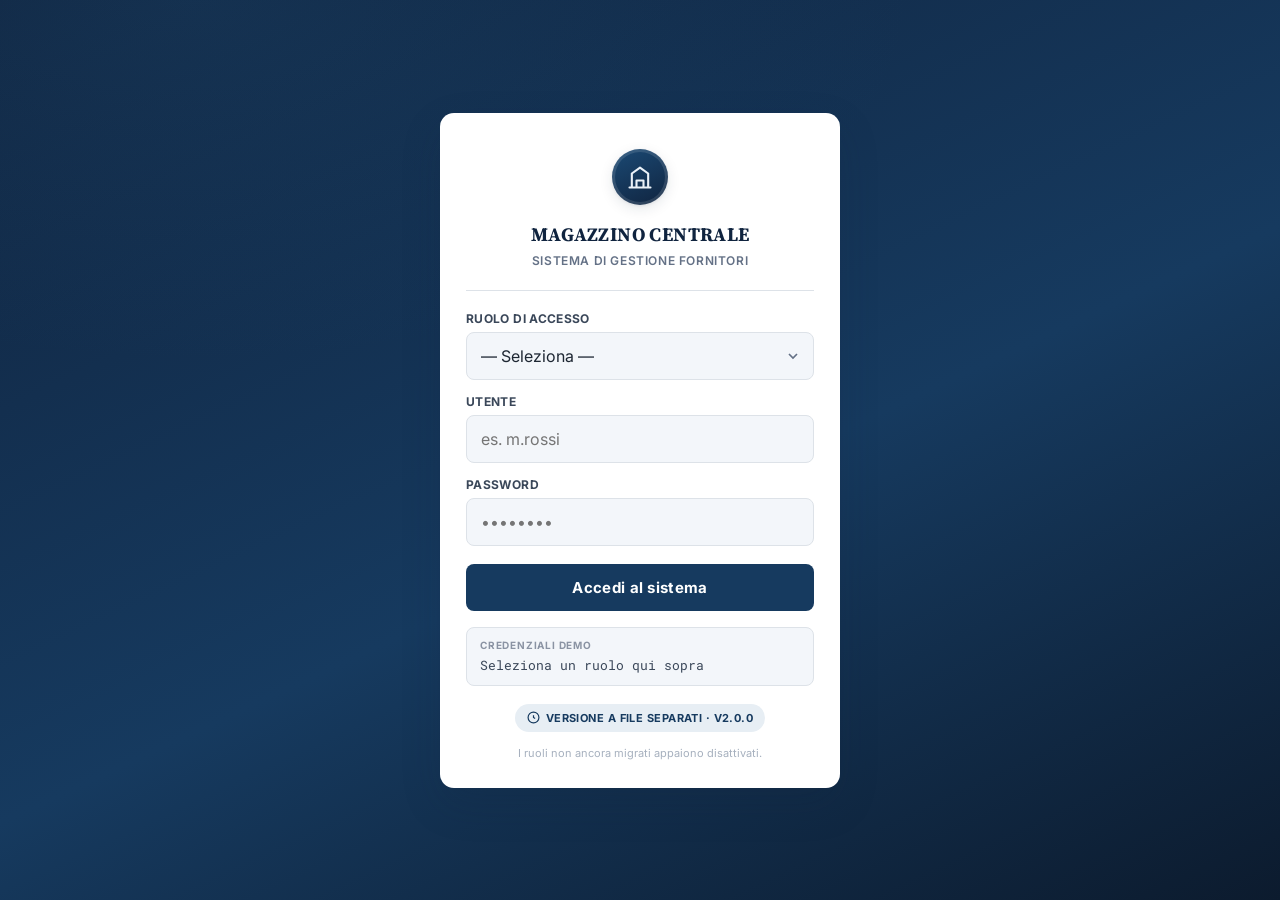
<file: level2.html>
<!DOCTYPE html>
<html lang="it">
<head>
<meta charset="UTF-8">
<meta name="viewport" content="width=device-width,initial-scale=1.0,viewport-fit=cover">
<title>Magazzino Centrale — L2 Operatore</title>
<meta name="apple-mobile-web-app-capable" content="yes">
<meta name="apple-mobile-web-app-status-bar-style" content="black-translucent">
<meta name="theme-color" content="#10243F">
<link rel="preconnect" href="https://fonts.googleapis.com">
<link href="https://fonts.googleapis.com/css2?family=Source+Serif+4:opsz,wght@8..60,500;8..60,600;8..60,700&family=Inter:wght@400;500;600;700;800&family=Roboto+Mono:wght@500;600&display=swap" rel="stylesheet">
<link rel="stylesheet" href="assets/mgc-theme.css">
<link rel="stylesheet" href="assets/level2.css">
</head>
<body>

<!-- ===================== APP L2 ===================== -->
<div id="app">

  <aside class="sidebar">
    <div class="sidebar-head">
      <div class="sidebar-brand">
        <div class="mark"><svg viewBox="0 0 24 24" fill="none" stroke="#fff" stroke-width="1.8"><path d="M3 21h18M5 21V9l7-5 7 5v12M9 21v-6h6v6" stroke-linecap="round" stroke-linejoin="round"/></svg></div>
        <div class="txt"><div class="l1">MAGAZZINO<br>CENTRALE</div><div class="l2">Gestione Fornitori</div></div>
      </div>
      <div class="sidebar-level"><span class="dot"></span><div class="lvl-txt">LIVELLO 2 — MAGAZZINO<small>Accesso operativo completo</small></div></div>
      <div class="sidebar-level" style="margin-top:8px;"><span class="dot" id="storage-dot"></span><div class="lvl-txt" id="storage-txt">Salvataggio attivo<small id="storage-sub">Dati salvati su questo dispositivo</small></div></div>
    </div>
    <nav class="sidebar-nav">
      <div class="nav-section-label">Operazioni</div>
      <button class="sb-nav-item active" data-view="agenda">
        <svg viewBox="0 0 24 24" fill="none" stroke="currentColor" stroke-width="1.8"><rect x="3" y="4" width="18" height="18" rx="2"/><path d="M16 2v4M8 2v4M3 10h18"/></svg>
        <span>Agenda Giornaliera</span>
      </button>
      <button class="sb-nav-item" data-view="elenco">
        <svg viewBox="0 0 24 24" fill="none" stroke="currentColor" stroke-width="1.8"><path d="M8 6h13M8 12h13M8 18h13M3 6h.01M3 12h.01M3 18h.01"/></svg>
        <span>Elenco Appuntamenti</span><span class="sb-badge" id="sb-badge-tot">0</span>
      </button>
      <button class="sb-nav-item" data-view="fornitori">
        <svg viewBox="0 0 24 24" fill="none" stroke="currentColor" stroke-width="1.8"><path d="M20 21v-2a4 4 0 0 0-4-4H8a4 4 0 0 0-4 4v2"/><circle cx="12" cy="7" r="4"/></svg>
        <span>Anagrafica Fornitori</span>
      </button>
      <button class="sb-nav-item" data-view="chat">
        <svg viewBox="0 0 24 24" fill="none" stroke="currentColor" stroke-width="1.8"><path d="M21 15a2 2 0 0 1-2 2H7l-4 4V5a2 2 0 0 1 2-2h14a2 2 0 0 1 2 2z"/></svg>
        <span>Chat Fornitori</span><span class="sb-badge" id="sb-badge-chat" style="display:none;">0</span>
      </button>
      <button class="sb-nav-item" data-view="registro">
        <svg viewBox="0 0 24 24" fill="none" stroke="currentColor" stroke-width="1.8"><path d="M12 8v4l3 3"/><circle cx="12" cy="12" r="9"/></svg>
        <span>Registro Notifiche</span><span class="sb-badge" id="sb-badge-log">0</span>
      </button>
    </nav>
    <div class="sidebar-foot">
      <div class="sb-user-chip"><div class="avatar" id="sb-user-avatar">MR</div><div class="info"><div class="name" id="sb-user-name">m.rossi</div><div class="role">Operatore Magazzino</div></div></div>
      <button class="sb-logout" id="sb-logout-btn"><svg viewBox="0 0 24 24" fill="none" stroke="currentColor" stroke-width="2"><path d="M9 21H5a2 2 0 0 1-2-2V5a2 2 0 0 1 2-2h4M16 17l5-5-5-5M21 12H9"/></svg><span>Esci dal sistema</span></button>
    </div>
  </aside>

  <div class="topbar">
    <div class="topbar-id">
      <div class="mark"><svg viewBox="0 0 24 24" fill="none" stroke="#fff" stroke-width="1.8"><path d="M3 21h18M5 21V9l7-5 7 5v12M9 21v-6h6v6" stroke-linecap="round" stroke-linejoin="round"/></svg></div>
      <div class="txt"><div class="l1">Magazzino Centrale</div><div class="l2">Livello 2</div></div>
    </div>
    <div class="avatar-top" id="user-avatar-mobile">MR</div>
  </div>
  <div class="status-strip"><span class="dot"></span><span>Salvataggio attivo su questo dispositivo</span></div>

  <main class="main">

    <section class="page active" id="page-agenda">
      <div class="page-head">
        <div><h1>Agenda Giornaliera</h1><div class="sub">Visione operativa del flusso carico/scarico</div></div>
        <button class="btn-new-appt desktop-only" id="btn-nuovo-desktop" style="width:auto; padding:11px 18px;">
          <svg viewBox="0 0 24 24" fill="none" stroke="currentColor" stroke-width="2.3"><path d="M12 5v14M5 12h14"/></svg>
          Nuovo appuntamento
        </button>
      </div>
      <div class="page-head-action mobile-only">
        <button class="btn-new-appt" id="fab-nuovo">
          <svg viewBox="0 0 24 24" fill="none" stroke="currentColor" stroke-width="2.3"><path d="M12 5v14M5 12h14"/></svg>
          Nuovo appuntamento
        </button>
      </div>
      <div class="content">
        <div id="banner-container"></div>
        <div class="stats-grid" id="stats-grid"></div>
        <div class="day-nav">
          <button id="btn-prev-day" aria-label="Giorno precedente"><svg viewBox="0 0 24 24" fill="none" stroke="currentColor" stroke-width="2.2"><path d="M15 18l-6-6 6-6"/></svg></button>
          <div class="day-info" id="day-nav-label-wrap">
            <div class="d1" id="day-nav-d1">—</div>
            <div class="d2" id="day-nav-d2">—</div>
            <input type="date" id="agenda-date-picker" aria-label="Seleziona data">
          </div>
          <button id="btn-cal-toggle" aria-label="Apri calendario" style="width:34px;height:34px;border-radius:8px;border:1.5px solid var(--ardesia-100);background:#fff;display:flex;align-items:center;justify-content:center;color:var(--blu-800);flex-shrink:0;">
            <svg width="16" height="16" viewBox="0 0 24 24" fill="none" stroke="currentColor" stroke-width="2"><rect x="3" y="4" width="18" height="18" rx="2"/><path d="M16 2v4M8 2v4M3 10h18"/></svg>
          </button>
          <button id="btn-next-day" aria-label="Giorno successivo"><svg viewBox="0 0 24 24" fill="none" stroke="currentColor" stroke-width="2.2"><path d="M9 18l6-6-6-6"/></svg></button>
          <button class="btn-today-chip" id="btn-today">Oggi</button>
        </div>
        <div id="agenda-slots"></div>
        <div class="legend">
          <div class="legend-item"><span class="legend-swatch" style="background:#fff;border:1.5px dashed var(--ardesia-300)"></span>Libera</div>
          <div class="legend-item"><span class="legend-swatch" style="background:var(--blu-100)"></span>Occupata</div>
          <div class="legend-item"><span class="legend-swatch" style="background:var(--ambra-bg);border:1.5px solid #F1DEB0"></span>In ritardo</div>
          <div class="legend-item"><span class="legend-swatch" style="background:#FBF6E8;border:1.5px solid var(--oro)"></span>Eccezionale</div>
        </div>
      </div>
    </section>

    <section class="page" id="page-elenco">
      <div class="page-head"><div><h1>Elenco Appuntamenti</h1><div class="sub" id="elenco-sub">Tutti gli appuntamenti pianificati</div></div></div>
      <div class="content"><div class="panel" id="elenco-panel"></div></div>
    </section>

    <section class="page" id="page-fornitori">
      <div class="page-head"><div><h1>Anagrafica Fornitori</h1><div class="sub" id="fornitori-sub">Fornitori abilitati al sistema</div></div></div>
      <div class="content"><div class="panel" id="fornitori-panel"></div></div>
    </section>

    <section class="page" id="page-registro">
      <div class="page-head"><div><h1>Registro Notifiche</h1><div class="sub">Storico delle operazioni e delle notifiche inviate</div></div></div>
      <div class="content"><div class="panel" id="registro-panel"></div></div>
    </section>

    <section class="page" id="page-chat">
      <div class="page-head">
        <div><h1>Chat Fornitori</h1><div class="sub" id="chat-sub">Comunicazioni dirette con i fornitori</div></div>
      </div>
      <div class="content" id="chat-content"></div>
    </section>

  </main>

  <nav class="bottom-nav">
    <button class="bn-item active" data-view="agenda">
      <svg viewBox="0 0 24 24" fill="none" stroke="currentColor" stroke-width="2"><rect x="3" y="4" width="18" height="18" rx="2"/><path d="M16 2v4M8 2v4M3 10h18"/></svg>
      <span class="bn-label">Agenda</span>
    </button>
    <button class="bn-item" data-view="elenco">
      <svg viewBox="0 0 24 24" fill="none" stroke="currentColor" stroke-width="2"><path d="M8 6h13M8 12h13M8 18h13M3 6h.01M3 12h.01M3 18h.01"/></svg>
      <span class="bn-label">Elenco</span><span class="bn-badge" id="bn-badge-tot" style="display:none;">0</span>
    </button>
    <button class="bn-item" data-view="chat">
      <svg viewBox="0 0 24 24" fill="none" stroke="currentColor" stroke-width="2"><path d="M21 15a2 2 0 0 1-2 2H7l-4 4V5a2 2 0 0 1 2-2h14a2 2 0 0 1 2 2z"/></svg>
      <span class="bn-label">Chat</span><span class="bn-badge" id="bn-badge-chat" style="display:none;">0</span>
    </button>
    <button class="bn-item" data-view="registro">
      <svg viewBox="0 0 24 24" fill="none" stroke="currentColor" stroke-width="2"><path d="M12 8v4l3 3"/><circle cx="12" cy="12" r="9"/></svg>
      <span class="bn-label">Registro</span><span class="bn-badge" id="bn-badge-log" style="display:none;">0</span>
    </button>
    <button class="bn-item" data-action="account">
      <svg viewBox="0 0 24 24" fill="none" stroke="currentColor" stroke-width="2"><path d="M20 21v-2a4 4 0 0 0-4-4H8a4 4 0 0 0-4 4v2"/><circle cx="12" cy="7" r="4"/></svg>
      <span class="bn-label">Profilo</span>
    </button>
  </nav>

</div>

<div class="toast-stack" id="toast-stack"></div>

<div class="modal-overlay" id="modal-dettaglio">
  <div class="modal">
    <div class="modal-grabber"></div>
    <div class="modal-head">
      <h3>Dettaglio Appuntamento</h3>
      <button class="modal-close" data-close="modal-dettaglio"><svg viewBox="0 0 24 24" fill="none" stroke="currentColor" stroke-width="2"><path d="M18 6 6 18M6 6l12 12"/></svg></button>
    </div>
    <div class="modal-body" id="dettaglio-body"></div>
    <div class="modal-foot" id="dettaglio-foot"></div>
  </div>
</div>

<div class="modal-overlay" id="modal-account">
  <div class="modal">
    <div class="modal-grabber"></div>
    <div class="modal-head"><h3>Profilo operatore</h3><button class="modal-close" data-close="modal-account"><svg viewBox="0 0 24 24" fill="none" stroke="currentColor" stroke-width="2"><path d="M18 6 6 18M6 6l12 12"/></svg></button></div>
    <div class="modal-body" id="account-sheet">
      <div class="sheet-user">
        <div class="av" id="account-avatar">MR</div>
        <div class="info"><div class="name" id="account-name">m.rossi</div><div class="role">Operatore Magazzino · Livello 2</div></div>
      </div>
      <div class="confirm-box">
        <div class="t"><span style="width:8px;height:8px;border-radius:50%;background:#5FD08A;display:inline-block;"></span>&nbsp;Salvataggio attivo</div>
        <div class="s">Dati salvati su questo dispositivo, persistenti tra una sessione e l'altra.</div>
      </div>
    </div>
    <div class="modal-foot"><button class="btn btn-danger" id="logout-btn-mobile">Esci dal sistema</button></div>
  </div>
</div>

<div class="modal-overlay" id="modal-nuovo">
  <div class="modal">
    <div class="modal-grabber"></div>
    <div class="modal-head"><h3>Nuovo Appuntamento</h3><button class="modal-close" data-close="modal-nuovo"><svg viewBox="0 0 24 24" fill="none" stroke="currentColor" stroke-width="2"><path d="M18 6 6 18M6 6l12 12"/></svg></button></div>
    <div class="modal-body">
      <div class="confirm-box" id="nf-riepilogo">
        <div class="t"><svg viewBox="0 0 24 24" fill="none" stroke="currentColor" stroke-width="2"><circle cx="12" cy="12" r="10"/><path d="M12 16v-4M12 8h.01"/></svg><span id="nf-riepilogo-testo">Inserimento manuale</span></div>
        <div class="s">L'appuntamento creato sarà notificato automaticamente al fornitore selezionato.</div>
      </div>
      <div class="form-row"><label for="nf-fornitore">Fornitore</label><select id="nf-fornitore"></select></div>
      <div class="form-grid-2">
        <div class="form-row"><label for="nf-data">Data</label><input type="date" id="nf-data"></div>
        <div class="form-row"><label for="nf-ora">Orario</label><select id="nf-ora"></select></div>
      </div>
      <div class="form-row">
        <label for="nf-tipo">Tipo movimento</label>
        <select id="nf-tipo">
          <option value="carico">Carico merce</option>
          <option value="scarico">Scarico merce</option>
          <option value="entrambi">Carico e scarico</option>
          <option value="eccezionale">Carico/scarico eccezionale (1h)</option>
        </select>
        <div class="pwd-error" id="nf-slot-error">Slot non disponibile.</div>
      </div>
      <div class="form-row" id="nf-pwd-row">
        <label for="nf-pwd">Password di conferma operatore</label>
        <input type="password" id="nf-pwd" placeholder="Richiesta per confermare l'operazione">
        <div class="hint">Demo: usare <b>2580</b></div>
        <div class="pwd-error" id="nf-pwd-error">Password di conferma errata.</div>
      </div>
    </div>
    <div class="modal-foot"><button class="btn btn-outline" data-close="modal-nuovo">Annulla</button><button class="btn btn-primary" id="nf-confirm">Conferma</button></div>
  </div>
</div>

<div class="modal-overlay" id="modal-cancella">
  <div class="modal">
    <div class="modal-grabber"></div>
    <div class="modal-head"><h3>Cancellazione Appuntamento</h3><button class="modal-close" data-close="modal-cancella"><svg viewBox="0 0 24 24" fill="none" stroke="currentColor" stroke-width="2"><path d="M18 6 6 18M6 6l12 12"/></svg></button></div>
    <div class="modal-body">
      <div class="confirm-box warn">
        <div class="t"><svg viewBox="0 0 24 24" fill="none" stroke="currentColor" stroke-width="2"><path d="M12 9v4M12 17h.01"/><path d="M10.29 3.86 1.82 18a2 2 0 0 0 1.71 3h16.94a2 2 0 0 0 1.71-3L13.71 3.86a2 2 0 0 0-3.42 0Z"/></svg>Operazione irreversibile</div>
        <div class="s" id="cancella-desc">Stai per cancellare l'appuntamento.</div>
      </div>
      <div class="form-row">
        <label for="ca-pwd">Password di conferma operatore</label>
        <input type="password" id="ca-pwd" placeholder="Richiesta per confermare l'operazione">
        <div class="hint">Demo: usare <b>2580</b></div>
        <div class="pwd-error" id="ca-pwd-error">Password di conferma errata.</div>
      </div>
    </div>
    <div class="modal-foot"><button class="btn btn-outline" data-close="modal-cancella">Annulla</button><button class="btn btn-danger" id="ca-confirm">Confermo</button></div>
  </div>
</div>

<div class="modal-overlay" id="modal-ritardo">
  <div class="modal">
    <div class="modal-grabber"></div>
    <div class="modal-head"><h3>Segnalazione Ritardo</h3><button class="modal-close" data-close="modal-ritardo"><svg viewBox="0 0 24 24" fill="none" stroke="currentColor" stroke-width="2"><path d="M18 6 6 18M6 6l12 12"/></svg></button></div>
    <div class="modal-body">
      <div class="confirm-box ambra">
        <div class="t"><svg viewBox="0 0 24 24" fill="none" stroke="currentColor" stroke-width="2"><circle cx="12" cy="12" r="10"/><path d="M12 6v6l4 2"/></svg>Effetto a cascata</div>
        <div class="s" id="ritardo-desc">Il ritardo verrà applicato a questo appuntamento e ai successivi.</div>
      </div>
      <div class="form-row">
        <label for="rt-minuti">Minuti di ritardo</label>
        <select id="rt-minuti">
          <option value="10">10 minuti</option>
          <option value="15" selected>15 minuti</option>
          <option value="20">20 minuti</option>
          <option value="30">30 minuti</option>
          <option value="45">45 minuti</option>
          <option value="60">60 minuti</option>
        </select>
      </div>
    </div>
    <div class="modal-foot"><button class="btn btn-outline" data-close="modal-ritardo">Annulla</button><button class="btn btn-ambra" id="rt-confirm">Applica</button></div>
  </div>
</div>

<script src="assets/mgc-core.js"></script>
<script src="assets/level2.js"></script>
</body>
</html>
</file>
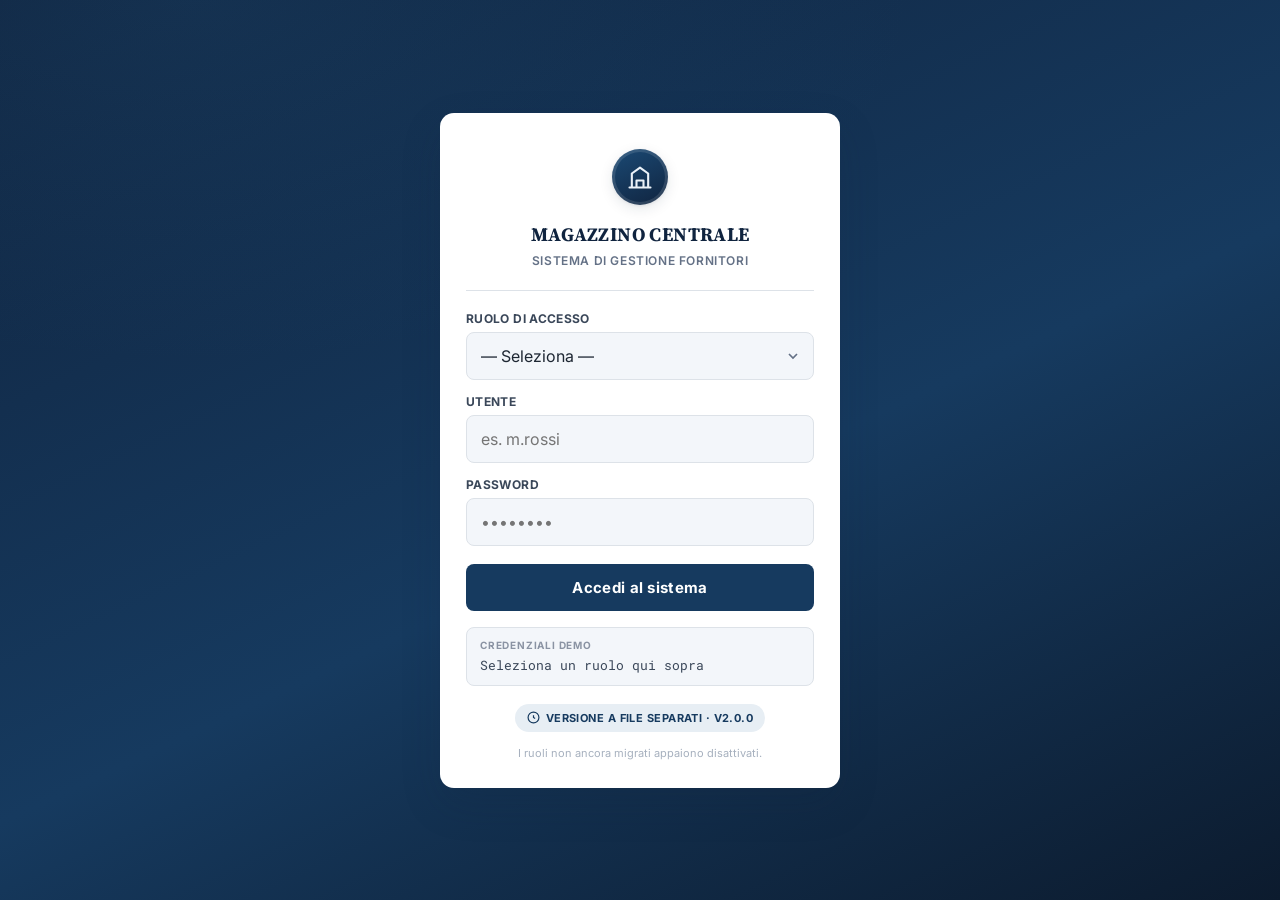
<file: level3.html>
<!DOCTYPE html>
<html lang="it">
<head>
<meta charset="UTF-8">
<meta name="viewport" content="width=device-width,initial-scale=1.0,viewport-fit=cover">
<title>Magazzino Centrale — L3 Guardiola</title>
<meta name="apple-mobile-web-app-capable" content="yes">
<meta name="apple-mobile-web-app-status-bar-style" content="black-translucent">
<meta name="theme-color" content="#10243F">
<link rel="preconnect" href="https://fonts.googleapis.com">
<link href="https://fonts.googleapis.com/css2?family=Source+Serif+4:opsz,wght@8..60,500;8..60,600;8..60,700&family=Inter:wght@400;500;600;700;800&family=Roboto+Mono:wght@500;600&display=swap" rel="stylesheet">
<link rel="stylesheet" href="assets/mgc-theme.css">
<link rel="stylesheet" href="assets/level3.css">
</head>
<body>

<div id="app-l3">

  <!-- ============ TOPBAR ============ -->
  <header class="tb">
    <div class="tb-mark">
      <svg viewBox="0 0 24 24" fill="none" stroke="#fff" stroke-width="1.8"><path d="M3 21h18M5 21V9l7-5 7 5v12M9 21v-6h6v6" stroke-linecap="round" stroke-linejoin="round"/></svg>
    </div>
    <div class="tb-txt">
      <div class="tb-t1">Magazzino Centrale</div>
      <div class="tb-t2">Guardiola</div>
    </div>
    <span class="tb-badge">L3</span>
    <button class="tb-esci" id="btn-esci">
      <svg viewBox="0 0 24 24" fill="none" stroke="currentColor" stroke-width="2"><path d="M9 21H5a2 2 0 0 1-2-2V5a2 2 0 0 1 2-2h4M16 17l5-5-5-5M21 12H9"/></svg>
      <span>Esci</span>
    </button>
  </header>

  <div class="wrap">

    <!-- ============ PAGINA OGGI ============ -->
    <section class="page-l3 active" id="page-oggi">
      <div class="h1">Agenda del giorno</div>
      <div class="h1-sub">Appuntamenti confermati in ingresso</div>

      <div class="daynav">
        <button id="d-prev" aria-label="Giorno precedente">
          <svg viewBox="0 0 24 24" fill="none" stroke="currentColor" stroke-width="2.4"><path d="M15 18l-6-6 6-6"/></svg>
        </button>
        <div class="lbl">
          <div class="d1" id="d-label">—</div>
          <div class="d2" id="d-sub">—</div>
        </div>
        <button id="d-next" aria-label="Giorno successivo">
          <svg viewBox="0 0 24 24" fill="none" stroke="currentColor" stroke-width="2.4"><path d="M9 18l6-6-6-6"/></svg>
        </button>
        <button class="oggi" id="d-oggi">Oggi</button>
      </div>

      <div class="stats" id="stats"></div>
      <div id="next-box"></div>
      <div id="lista-oggi"></div>
    </section>

    <!-- ============ PAGINA CERCA ============ -->
    <section class="page-l3" id="page-cerca">
      <div class="h1">Cerca fornitore</div>
      <div class="h1-sub">Verifica gli appuntamenti di un fornitore</div>

      <div class="search">
        <svg viewBox="0 0 24 24" fill="none" stroke="currentColor" stroke-width="2.2"><circle cx="11" cy="11" r="7"/><path d="m20 20-3.5-3.5"/></svg>
        <input type="search" id="q" placeholder="Nome fornitore o referente…" autocomplete="off">
      </div>

      <div id="risultati"></div>
    </section>

  </div>

  <!-- ============ BOTTOM NAV ============ -->
  <nav class="bn">
    <button class="bn-item active" data-view="oggi">
      <svg viewBox="0 0 24 24" fill="none" stroke="currentColor" stroke-width="2"><rect x="3" y="4" width="18" height="17" rx="2"/><path d="M16 2v4M8 2v4M3 10h18"/></svg>
      <span>Oggi</span>
    </button>
    <button class="bn-item" data-view="cerca">
      <svg viewBox="0 0 24 24" fill="none" stroke="currentColor" stroke-width="2"><circle cx="11" cy="11" r="7"/><path d="m20 20-3.5-3.5"/></svg>
      <span>Cerca</span>
    </button>
  </nav>

</div>

<!-- ============ DETTAGLIO APPUNTAMENTO ============ -->
<div class="ov" id="ov-dett">
  <div class="sheet">
    <div class="sheet-grab"></div>
    <div class="sheet-head">
      <div class="t">Dettaglio ingresso</div>
      <button class="x" data-close aria-label="Chiudi">
        <svg viewBox="0 0 24 24" fill="none" stroke="currentColor" stroke-width="2.4"><path d="M18 6 6 18M6 6l12 12"/></svg>
      </button>
    </div>
    <div class="sheet-body" id="dett-body"></div>
    <div id="dett-call"></div>
  </div>
</div>

<script src="assets/mgc-core.js"></script>
<script src="assets/level3.js"></script>
</body>
</html>
</file>
<file: assets/mgc-theme.css>
/* ============================================================
   MGC THEME — variabili, reset e schermata di login
   Condiviso da index.html e da tutti i livelli.
   Estratto 1:1 dal L2 originale (riferimento visivo).
   ============================================================ */


  :root{
    --blu-900:#10243F; --blu-800:#163A5F; --blu-700:#1B4A75; --blu-600:#26628F;
    --blu-100:#E7EEF4; --blu-050:#F3F6FA;
    --ardesia-900:#1E2733; --ardesia-700:#3A4759; --ardesia-500:#647186; --ardesia-400:#8A93A3; --ardesia-300:#A6B0BE; --ardesia-100:#DDE2E8;
    --bg:#F6F7F9; --card:#FFFFFF;
    --verde:#1F7A4D; --verde-bg:#E7F4ED;
    --rosso:#A8311F; --rosso-bg:#FBEAE7;
    --ambra:#9A6300; --ambra-bg:#FCF1DC;
    --oro:#9C7A2E;
    --serif:'Source Serif 4', Georgia, serif;
    --sans:'Inter', -apple-system, sans-serif;
    --mono:'Roboto Mono', monospace;
    --shadow-sm: 0 1px 2px rgba(16,36,63,0.06), 0 1px 1px rgba(16,36,63,0.04);
    --shadow-md: 0 4px 14px rgba(16,36,63,0.10), 0 1px 3px rgba(16,36,63,0.08);
    --shadow-lg: 0 16px 40px rgba(16,36,63,0.16);
    --safe-bottom: env(safe-area-inset-bottom, 0px);
    --safe-top: env(safe-area-inset-top, 0px);
  }
  *{box-sizing:border-box; margin:0; padding:0;}
  html,body{ font-family:var(--sans); background:var(--bg); color:var(--ardesia-900); height:100%; -webkit-font-smoothing:antialiased; -webkit-tap-highlight-color:transparent; }
  body{ min-height:100vh; }
  button, input, select{ font-family:inherit; }
  :focus-visible{ outline:2px solid var(--blu-600); outline-offset:2px; }

  /* ============ LOGIN ============ */
  #login-screen{
    position:fixed; inset:0; z-index:500; display:flex; align-items:center; justify-content:center;
    background: radial-gradient(1200px 600px at 15% 0%, rgba(38,98,143,0.18), transparent 60%), linear-gradient(155deg, var(--blu-900) 0%, var(--blu-800) 55%, #0C1B2E 100%);
    padding:20px; padding-top:calc(20px + var(--safe-top)); padding-bottom:calc(20px + var(--safe-bottom)); overflow-y:auto;
  }
  .login-card{ position:relative; width:100%; max-width:400px; background:var(--card); border-radius:14px; box-shadow:var(--shadow-lg); padding:36px 26px 28px; text-align:center; margin:auto; }
  .login-emblem{ width:56px; height:56px; margin:0 auto 16px; border-radius:50%; background:linear-gradient(155deg, var(--blu-700), var(--blu-900)); display:flex; align-items:center; justify-content:center; box-shadow: inset 0 0 0 3px rgba(255,255,255,0.12), var(--shadow-md); }
  .login-emblem svg{ width:28px; height:28px; }
  .login-title{ font-family:var(--serif); font-weight:700; font-size:19px; letter-spacing:0.02em; color:var(--blu-900); text-transform:uppercase; }
  .login-sub{ font-size:12px; color:var(--ardesia-500); letter-spacing:0.05em; text-transform:uppercase; margin-top:6px; font-weight:600; }
  .login-divider{ height:1px; background:var(--ardesia-100); margin:22px 0 20px; }
  .field{ text-align:left; margin-bottom:14px; }
  .field label{ display:block; font-size:12px; font-weight:700; letter-spacing:0.03em; text-transform:uppercase; color:var(--ardesia-700); margin-bottom:6px; }
  .field input{ width:100%; padding:13px 14px; font-size:16px; border:1.5px solid var(--ardesia-100); border-radius:8px; background:var(--blu-050); color:var(--ardesia-900); }
  .field input:focus{ border-color:var(--blu-600); background:#fff; }
  .btn-login{ width:100%; padding:14px; margin-top:4px; background:var(--blu-800); color:#fff; border:none; border-radius:8px; font-weight:700; font-size:15px; letter-spacing:0.02em; cursor:pointer; }
  .btn-login:active{ background:var(--blu-900); }
  .login-level-tag{ display:inline-flex; align-items:center; gap:6px; background:var(--blu-100); color:var(--blu-800); font-size:11px; font-weight:700; letter-spacing:0.04em; padding:7px 12px; border-radius:100px; margin-top:18px; text-transform:uppercase; }
  .login-foot{ margin-top:14px; font-size:11px; color:var(--ardesia-300); }
  .login-error{ background:var(--rosso-bg); color:var(--rosso); font-size:13px; font-weight:600; padding:9px 12px; border-radius:8px; margin-bottom:14px; display:none; }


/* Select nei form di login (aggiunta per index.html) */
.field select{ width:100%; padding:13px 14px; font-size:16px; border:1.5px solid var(--ardesia-100); border-radius:8px; background:var(--blu-050); color:var(--ardesia-900); appearance:none; -webkit-appearance:none; cursor:pointer;
  background-image:url("data:image/svg+xml;charset=utf8,%3Csvg xmlns='http://www.w3.org/2000/svg' viewBox='0 0 24 24' fill='none' stroke='%23647186' stroke-width='2.5'%3E%3Cpath d='M6 9l6 6 6-6'/%3E%3C/svg%3E");
  background-repeat:no-repeat; background-position:right 12px center; background-size:16px; padding-right:38px; }
.field select:focus{ border-color:var(--blu-600); background-color:#fff; }
.field select option[disabled]{ color:var(--ardesia-300); }
.login-hint{ margin-top:16px; background:var(--blu-050); border:1px solid var(--ardesia-100); border-radius:8px; padding:11px 13px; text-align:left; }
.login-hint .lbl{ font-size:10px; font-weight:700; letter-spacing:.08em; text-transform:uppercase; color:var(--ardesia-400); margin-bottom:5px; }
.login-hint .val{ font-family:var(--mono); font-size:13px; color:var(--ardesia-700); }
</file>
<file: assets/level2.css>
/* ============================================================
   LIVELLO 2 — Operatore Magazzino
   Estratto 1:1 da app_l2_v2_1.html (nessuna modifica di stile).
   Richiede mgc-theme.css caricato PRIMA di questo file.
   ============================================================ */

  /* ============ APP SHELL — MOBILE FIRST ============ */
  #app{ display:none; min-height:100vh; flex-direction:column; }
  #app.active{ display:flex; }

  .topbar{
    background:var(--blu-900); color:#fff; padding:calc(12px + var(--safe-top)) 16px 12px;
    display:flex; align-items:center; justify-content:space-between; gap:10px; position:sticky; top:0; z-index:50;
  }
  .topbar-id{ display:flex; align-items:center; gap:9px; min-width:0; }
  .topbar-id .mark{ width:30px; height:30px; border-radius:7px; background:rgba(255,255,255,0.1); display:flex; align-items:center; justify-content:center; flex-shrink:0; }
  .topbar-id .mark svg{ width:16px; height:16px; }
  .topbar-id .txt{ line-height:1.15; min-width:0; }
  .topbar-id .txt .l1{ font-family:var(--serif); font-weight:700; font-size:13.5px; }
  .topbar-id .txt .l2{ font-size:9.5px; color:rgba(255,255,255,0.55); letter-spacing:0.04em; text-transform:uppercase; }
  .avatar-top{ width:32px; height:32px; border-radius:50%; background:var(--blu-600); display:flex; align-items:center; justify-content:center; font-weight:700; font-size:12px; color:#fff; border:2px solid rgba(255,255,255,0.15); flex-shrink:0; }

  .status-strip{ background:var(--blu-800); color:rgba(255,255,255,0.85); font-size:11px; font-weight:600; padding:7px 16px; display:flex; align-items:center; gap:7px; letter-spacing:0.02em; }
  .status-strip .dot{ width:6px; height:6px; border-radius:50%; background:#5FD08A; flex-shrink:0; }

  .main{ flex:1; display:flex; flex-direction:column; min-height:0; padding-bottom:calc(64px + var(--safe-bottom)); }

  .page-head{ padding:18px 16px 4px; }
  .page-head h1{ font-family:var(--serif); font-size:21px; font-weight:700; color:var(--blu-900); }
  .page-head .sub{ font-size:12.5px; color:var(--ardesia-500); margin-top:3px; line-height:1.4; }

  .content{ flex:1; padding:14px 16px 28px; }

  .stats-grid{ display:grid; grid-template-columns:1fr 1fr; gap:10px; margin-bottom:18px; }
  .banner-ritardo{
    margin:0 16px 14px; border-radius:10px; overflow:hidden;
    border:1.5px solid #F1DEB0; background:var(--ambra-bg);
    animation:slideDown .3s ease-out;
  }
  .banner-ritardo-head{
    display:flex; align-items:center; gap:9px; padding:12px 14px 10px;
  }
  .banner-ritardo-head .icon{
    width:30px; height:30px; border-radius:50%; background:var(--ambra); color:#fff;
    display:flex; align-items:center; justify-content:center; flex-shrink:0;
  }
  .banner-ritardo-head .icon svg{ width:15px; height:15px; }
  .banner-ritardo-head .tit{ font-weight:700; font-size:13.5px; color:var(--ardesia-900); flex:1; }
  .banner-ritardo-head .tit small{ display:block; font-size:11px; font-weight:500; color:var(--ardesia-500); margin-top:1px; }
  .banner-ritardo-head .close-btn{ width:28px; height:28px; border-radius:6px; border:none; background:rgba(154,99,0,0.12); color:var(--ambra); display:flex; align-items:center; justify-content:center; flex-shrink:0; }
  .banner-ritardo-head .close-btn svg{ width:14px; height:14px; }
  .banner-canali{ padding:0 14px 12px; display:flex; flex-direction:column; gap:6px; }
  .canale-row{ display:flex; align-items:center; gap:8px; font-size:12px; color:var(--ardesia-700); background:rgba(255,255,255,0.6); border-radius:7px; padding:7px 10px; }
  .canale-row .canale-icon{ font-size:14px; flex-shrink:0; }
  .canale-row .canale-nome{ font-weight:600; color:var(--ardesia-900); }
  .canale-row .canale-dest{ color:var(--ardesia-500); font-size:11px; margin-left:auto; text-align:right; }
  .canale-row .canale-ok{ color:var(--verde); font-size:10px; font-weight:700; background:var(--verde-bg); padding:2px 7px; border-radius:100px; white-space:nowrap; }
  .banner-reg-link{ padding:8px 14px 12px; display:flex; align-items:center; gap:5px; font-size:12px; font-weight:700; color:var(--blu-700); cursor:pointer; }
  .banner-reg-link svg{ width:13px; height:13px; }

  .stat-card{ background:var(--card); border:1px solid var(--ardesia-100); border-radius:10px; padding:13px 14px; box-shadow:var(--shadow-sm); cursor:pointer; }
  .stat-card:active{ background:var(--blu-050); }
  .stat-card .label{ font-size:10px; font-weight:700; letter-spacing:0.03em; text-transform:uppercase; color:var(--ardesia-500); }
  .stat-card .value{ font-family:var(--serif); font-size:25px; font-weight:700; color:var(--blu-900); margin-top:3px; line-height:1.1; }
  .stat-card .value.verde{ color:var(--verde); }
  .stat-card .value.ambra{ color:var(--ambra); }
  .stat-card .sub{ font-size:10.5px; color:var(--ardesia-500); margin-top:2px; }

  .day-nav{ display:flex; align-items:center; gap:8px; background:var(--card); border:1px solid var(--ardesia-100); border-radius:10px; padding:10px 12px; margin-bottom:14px; position:relative; }
  .day-nav button{ width:34px; height:34px; border-radius:8px; border:1.5px solid var(--ardesia-100); background:#fff; display:flex; align-items:center; justify-content:center; color:var(--blu-800); flex-shrink:0; }
  .day-nav button svg{ width:16px; height:16px; }
  .day-nav .day-info{ flex:1; min-width:0; text-align:center; position:relative; }
  .day-nav .day-info .d1{ font-weight:700; font-size:13.5px; color:var(--ardesia-900); text-transform:capitalize; white-space:nowrap; overflow:hidden; text-overflow:ellipsis; }
  .day-nav .day-info .d2{ font-size:10.5px; color:var(--ardesia-500); margin-top:1px; }
  .day-nav .day-info input[type=date]{
    position:absolute; inset:0; width:100%; height:100%; opacity:0; border:none; padding:0; margin:0; cursor:pointer;
  }
  /* Calendario popup */
  .cal-popup{
    position:absolute; top:calc(100% + 8px); left:0; right:0;
    background:#fff; border:1.5px solid var(--ardesia-100); border-radius:12px;
    box-shadow:var(--shadow-lg); z-index:200; padding:14px;
    animation:slideDown .18s ease-out;
  }
  .cal-popup-head{ display:flex; align-items:center; justify-content:space-between; margin-bottom:12px; }
  .cal-popup-head .cal-month{ font-family:var(--serif); font-weight:700; font-size:15px; color:var(--blu-900); text-transform:capitalize; }
  .cal-popup-head button{ width:30px; height:30px; border-radius:7px; border:1.5px solid var(--ardesia-100); background:#fff; color:var(--blu-800); display:flex; align-items:center; justify-content:center; }
  .cal-popup-head button svg{ width:15px; height:15px; }
  .cal-weekdays{ display:grid; grid-template-columns:repeat(7,1fr); margin-bottom:4px; }
  .cal-weekday{ text-align:center; font-size:10px; font-weight:700; letter-spacing:0.03em; text-transform:uppercase; color:var(--ardesia-400); padding:4px 0; }
  .cal-days{ display:grid; grid-template-columns:repeat(7,1fr); gap:2px; }
  .cal-day{
    aspect-ratio:1; display:flex; align-items:center; justify-content:center;
    font-size:13px; font-weight:500; border-radius:7px; cursor:pointer; color:var(--ardesia-900);
  }
  .cal-day:hover{ background:var(--blu-050); }
  .cal-day.today{ font-weight:700; color:var(--blu-800); border:1.5px solid var(--blu-600); }
  .cal-day.selected{ background:var(--blu-800); color:#fff; font-weight:700; }
  .cal-day.other-month{ color:var(--ardesia-300); }
  .cal-day.weekend{ color:var(--ardesia-400); }
  .cal-day.disabled{ color:var(--ardesia-200); cursor:default; pointer-events:none; }
  .cal-footer{ display:flex; justify-content:center; margin-top:12px; padding-top:10px; border-top:1px solid var(--ardesia-100); }
  .cal-footer button{ background:var(--blu-800); color:#fff; border:none; border-radius:7px; padding:8px 20px; font-size:13px; font-weight:700; }
  .btn-today-chip{ flex-shrink:0; background:var(--blu-050); color:var(--blu-800); border:1.5px solid var(--blu-100); border-radius:8px; padding:8px 11px; font-size:11.5px; font-weight:700; }

  .fascia-header{ display:flex; align-items:baseline; justify-content:space-between; gap:8px; margin:18px 0 10px; padding:0 2px; }
  .fascia-header .ftitle{ display:flex; align-items:center; gap:6px; font-size:12px; font-weight:700; letter-spacing:0.04em; text-transform:uppercase; color:var(--blu-800); }
  .fascia-header .ftitle svg{ width:14px; height:14px; }
  .fascia-header .frange{ font-size:10.5px; color:var(--ardesia-400); font-family:var(--mono); font-weight:600; white-space:nowrap; }

  .slot-list{ display:flex; flex-direction:column; gap:9px; }
  .slot-row{ background:var(--card); border:1.5px solid var(--ardesia-100); border-radius:10px; padding:13px 14px; display:flex; align-items:center; gap:12px; min-height:64px; }
  .slot-row.slot-row-clickable{ cursor:pointer; }
  .slot-row.slot-row-clickable:active{ filter:brightness(0.96); }
  .slot-row.slot-row-clickable .slot-actions-col button{ position:relative; z-index:2; }
  .slot-row.libero{ background:repeating-linear-gradient(135deg, #fff, #fff 9px, #FAFBFC 9px, #FAFBFC 18px); border-style:dashed; cursor:pointer; }
  .slot-row.ritardo{ border-color:#F1DEB0; background:var(--ambra-bg); }
  .slot-row.eccezionale{ border-color:var(--oro); background:#FBF6E8; }
  .slot-row.occupato-cascata{ border-style:dashed; border-color:var(--oro); background:repeating-linear-gradient(135deg, #FBF6E8, #FBF6E8 9px, #FCF0DA 9px, #FCF0DA 18px); }
  .slot-time-col{ flex-shrink:0; width:54px; text-align:left; }
  .slot-time-col .t{ font-family:var(--mono); font-weight:700; font-size:14.5px; color:var(--blu-900); line-height:1.2; }
  .slot-time-col .t-arrow{ font-family:var(--mono); font-weight:700; font-size:10.5px; color:var(--ambra); display:block; margin-top:1px; }
  .slot-body{ flex:1; min-width:0; }
  .slot-body .tag-row{ display:flex; align-items:center; gap:6px; margin-bottom:4px; flex-wrap:wrap; }
  .tipo-tag{ display:inline-block; font-size:9.5px; font-weight:700; letter-spacing:0.03em; text-transform:uppercase; padding:3px 7px; border-radius:5px; white-space:nowrap; }
  .tipo-tag.carico{ background:var(--blu-100); color:var(--blu-800); }
  .tipo-tag.scarico{ background:#E9E4F5; color:#5B3FA0; }
  .tipo-tag.entrambi{ background:#E0F0EC; color:var(--verde); }
  .tipo-tag.eccezionale{ background:#FBF1D5; color:var(--oro); }
  .ritardo-chip{ display:inline-flex; align-items:center; gap:3px; font-size:9.5px; font-weight:700; color:var(--ambra); }
  .ritardo-chip svg{ width:10px; height:10px; }
  .slot-body .fornitore-nome{ font-size:13.5px; font-weight:600; color:var(--ardesia-900); line-height:1.3; overflow:hidden; text-overflow:ellipsis; white-space:nowrap; }
  .slot-body .fornitore-vuoto{ font-size:12.5px; color:var(--ardesia-400); font-weight:500; }
  .slot-body .cascata-info{ font-size:11px; color:var(--ardesia-400); margin-top:2px; }
  .slot-actions-col{ display:flex; gap:6px; flex-shrink:0; }
  .icon-btn{ width:38px; height:38px; border-radius:8px; border:1.5px solid var(--ardesia-100); background:#fff; display:flex; align-items:center; justify-content:center; color:var(--ardesia-700); }
  .icon-btn svg{ width:16px; height:16px; }
  .icon-btn.ambra:active{ background:var(--ambra-bg); color:var(--ambra); }
  .icon-btn.danger:active{ background:var(--rosso-bg); color:var(--rosso); }

  .panel{ background:var(--card); border:1px solid var(--ardesia-100); border-radius:10px; box-shadow:var(--shadow-sm); margin-bottom:16px; overflow:hidden; }
  .panel-head{ padding:14px 16px; border-bottom:1px solid var(--ardesia-100); }
  .panel-head h2{ font-family:var(--serif); font-size:15.5px; font-weight:700; color:var(--blu-900); }
  .panel-head .desc{ font-size:11.5px; color:var(--ardesia-500); margin-top:2px; }

  .fornitore-card{ padding:13px 16px; border-bottom:1px solid var(--ardesia-100); display:flex; flex-direction:column; gap:3px; }
  .fornitore-card:last-child{ border-bottom:none; }
  .fornitore-card .fnome{ font-weight:700; font-size:14px; color:var(--ardesia-900); }
  .fornitore-card .fmeta{ font-size:12px; color:var(--ardesia-500); }
  .fornitore-card .fcount{ margin-top:5px; }
  .pill{ display:inline-flex; align-items:center; gap:4px; font-size:10.5px; font-weight:700; padding:3px 9px; border-radius:100px; }
  .pill-ok{ background:var(--verde-bg); color:var(--verde); }
  .pill-ritardo{ background:var(--ambra-bg); color:var(--ambra); }
  .pill-eccezionale{ background:#FBF1D5; color:var(--oro); }

  .appt-card{ padding:13px 16px; border-bottom:1px solid var(--ardesia-100); }
  .appt-card:last-child{ border-bottom:none; }
  .appt-card .arow1{ display:flex; align-items:center; justify-content:space-between; gap:8px; margin-bottom:5px; }
  .appt-card .adate{ font-size:11.5px; font-weight:700; color:var(--ardesia-700); }
  .appt-card .atime{ font-family:var(--mono); font-weight:700; font-size:13px; color:var(--blu-900); }
  .appt-card .afornitore{ font-size:14px; font-weight:600; color:var(--ardesia-900); margin-bottom:6px; }
  .appt-card .arow2{ display:flex; align-items:center; justify-content:space-between; gap:8px; }
  .appt-card .aactions{ display:flex; gap:6px; }
  .icon-btn-sm{ width:32px; height:32px; border-radius:7px; border:1.5px solid var(--ardesia-100); background:#fff; display:flex; align-items:center; justify-content:center; color:var(--ardesia-700); }
  .icon-btn-sm svg{ width:14px; height:14px; }

  .log-item{ display:flex; gap:11px; padding:12px 16px; border-bottom:1px solid var(--ardesia-100); }
  .log-item:last-child{ border-bottom:none; }
  .log-icon{ width:30px; height:30px; border-radius:50%; flex-shrink:0; display:flex; align-items:center; justify-content:center; }
  .log-icon svg{ width:14px; height:14px; }
  .log-icon.add{ background:var(--verde-bg); color:var(--verde); }
  .log-icon.del{ background:var(--rosso-bg); color:var(--rosso); }
  .log-icon.delay{ background:var(--ambra-bg); color:var(--ambra); }
  .log-text{ font-size:13px; color:var(--ardesia-900); line-height:1.4; }
  .log-text b{ font-weight:700; }
  .log-meta{ font-size:10.5px; color:var(--ardesia-500); margin-top:3px; }
  .log-notif-tag{ display:inline-flex; align-items:center; gap:4px; font-size:10px; font-weight:700; color:var(--blu-700); background:var(--blu-100); padding:2px 8px; border-radius:100px; margin-top:5px; }
  .log-notif-tag svg{ width:9px; height:9px; }

  .empty-state{ text-align:center; padding:40px 20px; color:var(--ardesia-500); }
  .empty-state svg{ width:36px; height:36px; color:var(--ardesia-300); margin-bottom:10px; }
  .empty-state .t{ font-weight:600; color:var(--ardesia-700); margin-bottom:3px; font-size:13.5px; }
  .empty-state .s{ font-size:12px; }

  .legend{ display:flex; gap:14px; flex-wrap:wrap; margin-top:14px; padding:0 2px; }

  /* ===== CHAT ===== */
  .chat-list{ display:flex; flex-direction:column; gap:10px; }
  .chat-conv-row{
    background:var(--card); border:1px solid var(--ardesia-100); border-radius:10px;
    padding:13px 14px; display:flex; align-items:center; gap:12px; cursor:pointer;
  }
  .chat-conv-row:active{ background:var(--blu-050); }
  .chat-avatar{
    width:42px; height:42px; border-radius:50%; background:var(--blu-700); color:#fff;
    display:flex; align-items:center; justify-content:center; font-weight:700; font-size:14px; flex-shrink:0;
  }
  .chat-conv-info{ flex:1; min-width:0; }
  .chat-conv-name{ font-weight:700; font-size:14px; color:var(--ardesia-900); white-space:nowrap; overflow:hidden; text-overflow:ellipsis; }
  .chat-conv-preview{ font-size:12px; color:var(--ardesia-500); margin-top:2px; white-space:nowrap; overflow:hidden; text-overflow:ellipsis; }
  .chat-conv-meta{ display:flex; flex-direction:column; align-items:flex-end; gap:4px; flex-shrink:0; }
  .chat-conv-time{ font-size:10.5px; color:var(--ardesia-400); }
  .chat-unread{ background:var(--blu-800); color:#fff; font-size:10px; font-weight:700; border-radius:100px; min-width:18px; height:18px; display:flex; align-items:center; justify-content:center; padding:0 4px; }

  /* Finestra chat aperta */
  .chat-window{ display:flex; flex-direction:column; height:calc(100vh - 200px); }
  .chat-window-head{
    display:flex; align-items:center; gap:10px; padding:0 0 14px;
    border-bottom:1px solid var(--ardesia-100); margin-bottom:4px;
  }
  .chat-window-head button{ width:32px; height:32px; border-radius:8px; border:1.5px solid var(--ardesia-100); background:#fff; color:var(--blu-800); display:flex; align-items:center; justify-content:center; flex-shrink:0; }
  .chat-window-head button svg{ width:16px; height:16px; }
  .chat-window-head .info .name{ font-weight:700; font-size:14.5px; color:var(--ardesia-900); }
  .chat-window-head .info .status{ font-size:11px; color:var(--verde); font-weight:600; }
  .chat-messages{ flex:1; overflow-y:auto; padding:14px 0; display:flex; flex-direction:column; gap:10px; }
  .msg-row{ display:flex; gap:8px; }
  .msg-row.sent{ flex-direction:row-reverse; }
  .msg-bubble{
    max-width:80%; padding:10px 13px; border-radius:14px; font-size:13.5px; line-height:1.45;
    word-break:break-word;
  }
  .msg-row.recv .msg-bubble{ background:#fff; border:1px solid var(--ardesia-100); color:var(--ardesia-900); border-bottom-left-radius:4px; }
  .msg-row.sent .msg-bubble{ background:var(--blu-800); color:#fff; border-bottom-right-radius:4px; }
  .msg-meta{ font-size:10px; margin-top:4px; text-align:right; }
  .msg-row.recv .msg-meta{ color:var(--ardesia-400); text-align:left; }
  .msg-row.sent .msg-meta{ color:rgba(255,255,255,0.6); }
  .msg-system{
    text-align:center; font-size:11px; color:var(--ardesia-400); background:var(--ardesia-100);
    border-radius:100px; padding:4px 12px; margin:4px auto; max-width:85%;
  }
  .chat-input-row{
    display:flex; gap:8px; padding:12px 0 0; border-top:1px solid var(--ardesia-100); margin-top:8px;
  }
  .chat-input-row input{
    flex:1; padding:11px 14px; font-size:15px; border:1.5px solid var(--ardesia-100);
    border-radius:22px; background:#fff; color:var(--ardesia-900);
  }
  .chat-input-row input:focus{ border-color:var(--blu-600); }
  .chat-send-btn{
    width:44px; height:44px; border-radius:50%; background:var(--blu-800); color:#fff; border:none;
    display:flex; align-items:center; justify-content:center; flex-shrink:0;
  }
  .chat-send-btn svg{ width:18px; height:18px; }
  .legend-item{ display:flex; align-items:center; gap:6px; font-size:11px; color:var(--ardesia-700); }
  .legend-swatch{ width:11px; height:11px; border-radius:3px; flex-shrink:0; }

  .page-head-action{ padding:0 16px 14px; }
  .btn-new-appt{
    width:100%; padding:13px 16px; background:var(--blu-800); color:#fff; border:none; border-radius:10px;
    font-weight:700; font-size:14px; display:flex; align-items:center; justify-content:center; gap:8px;
  }
  .btn-new-appt svg{ width:17px; height:17px; }

  .bottom-nav{ position:fixed; left:0; right:0; bottom:0; z-index:55; background:var(--blu-900); display:flex; justify-content:space-around; padding:8px 4px calc(8px + var(--safe-bottom)); border-top:1px solid rgba(255,255,255,0.08); }
  .bn-item{ display:flex; flex-direction:column; align-items:center; gap:3px; color:rgba(255,255,255,0.55); background:none; border:none; padding:6px 10px; border-radius:8px; position:relative; flex:1; max-width:90px; }
  .bn-item svg{ width:21px; height:21px; }
  .bn-item .bn-label{ font-size:10px; font-weight:600; letter-spacing:0.01em; }
  .bn-item.active{ color:#fff; }
  .bn-item.active::before{ content:""; position:absolute; top:0; left:50%; transform:translateX(-50%); width:26px; height:3px; background:#5FD08A; border-radius:0 0 3px 3px; }
  .bn-badge{ position:absolute; top:2px; right:10px; background:var(--ambra); color:#fff; font-size:9px; font-weight:700; border-radius:100px; min-width:15px; height:15px; display:flex; align-items:center; justify-content:center; padding:0 3px; }

  #account-sheet .sheet-user{ display:flex; align-items:center; gap:12px; padding:6px 0 16px; }
  #account-sheet .sheet-user .av{ width:46px; height:46px; border-radius:50%; background:var(--blu-700); color:#fff; display:flex; align-items:center; justify-content:center; font-weight:700; font-size:16px; }
  #account-sheet .sheet-user .info .name{ font-weight:700; font-size:15px; color:var(--ardesia-900); }
  #account-sheet .sheet-user .info .role{ font-size:12px; color:var(--ardesia-500); }

  .modal-overlay{ position:fixed; inset:0; background:rgba(16,36,63,0.55); display:none; align-items:flex-end; justify-content:center; z-index:300; }
  .modal-overlay.active{ display:flex; }
  .modal{ background:#fff; border-radius:16px 16px 0 0; width:100%; max-width:560px; box-shadow:var(--shadow-lg); max-height:90vh; overflow-y:auto; padding-bottom:var(--safe-bottom); animation:sheetUp .22s ease-out; will-change:transform; }
  @keyframes sheetUp{ from{ transform:translateY(100%); } to{ transform:translateY(0); } }
  .modal.swipe-dismiss{ transform:translateY(100%); transition:transform 0.28s cubic-bezier(0.32,0.72,0,1); }
  .modal-grabber{ width:40px; height:5px; background:var(--ardesia-200, #C8CDD5); border-radius:3px; margin:12px auto 4px; cursor:grab; user-select:none; touch-action:pan-x; }
  .modal-head{ padding:14px 20px 12px; display:flex; align-items:center; justify-content:space-between; }
  .modal-head h3{ font-family:var(--serif); font-size:17px; font-weight:700; color:var(--blu-900); }
  .modal-close{ width:32px; height:32px; border-radius:8px; border:none; background:var(--blu-050); color:var(--ardesia-500); display:flex; align-items:center; justify-content:center; }
  .modal-close svg{ width:17px; height:17px; }
  .modal-body{ padding:4px 20px 18px; }
  .modal-foot{ padding:12px 20px 18px; display:flex; gap:10px; }

  .form-row{ margin-bottom:15px; }
  .form-row label{ display:block; font-size:11.5px; font-weight:700; letter-spacing:0.02em; text-transform:uppercase; color:var(--ardesia-700); margin-bottom:6px; }
  .form-row select, .form-row input{ width:100%; padding:12px 13px; font-size:15px; border:1.5px solid var(--ardesia-100); border-radius:8px; background:#fff; color:var(--ardesia-900); }
  .form-row select:focus, .form-row input:focus{ border-color:var(--blu-600); }
  .form-row .hint{ font-size:11px; color:var(--ardesia-500); margin-top:5px; }
  .form-grid-2{ display:grid; grid-template-columns:1fr 1fr; gap:12px; }

  .confirm-box{ background:var(--blu-050); border:1px solid var(--blu-100); border-radius:9px; padding:12px 14px; margin-bottom:16px; }
  .confirm-box .t{ font-size:13px; font-weight:700; color:var(--blu-900); display:flex; align-items:center; gap:7px; margin-bottom:3px; }
  .confirm-box .t svg{ width:15px; height:15px; flex-shrink:0; }
  .confirm-box .s{ font-size:12px; color:var(--ardesia-700); line-height:1.5; }
  .confirm-box.warn{ background:var(--rosso-bg); border-color:#EFD2CC; }
  .confirm-box.warn .t{ color:var(--rosso); }
  .confirm-box.ambra{ background:var(--ambra-bg); border-color:#F1DEB0; }
  .confirm-box.ambra .t{ color:var(--ambra); }

  .pwd-error{ font-size:12px; color:var(--rosso); font-weight:600; margin-top:7px; display:none; }

  .btn{ display:inline-flex; align-items:center; justify-content:center; gap:7px; padding:13px 16px; border-radius:9px; border:1.5px solid transparent; font-weight:700; font-size:14.5px; cursor:pointer; flex:1; }
  .btn svg{ width:16px; height:16px; }
  .btn-primary{ background:var(--blu-800); color:#fff; }
  .btn-primary:active{ background:var(--blu-900); }
  .btn-outline{ background:#fff; color:var(--blu-800); border-color:var(--ardesia-100); }
  .btn-danger{ background:var(--rosso); color:#fff; }
  .btn-ambra{ background:var(--ambra); color:#fff; }

  .toast-stack{ position:fixed; top:calc(10px + var(--safe-top)); left:12px; right:12px; z-index:400; display:flex; flex-direction:column; gap:8px; }
  .toast{ background:var(--ardesia-900); color:#fff; padding:12px 16px; border-radius:9px; box-shadow:var(--shadow-lg); font-size:13px; font-weight:600; display:flex; align-items:center; gap:9px; animation:slideDown .25s ease-out; }
  .toast.verde{ background:#155C39; }
  .toast.rosso{ background:#7A2418; }
  .toast.ambra{ background:#7A5400; }
  .toast svg{ width:15px; height:15px; flex-shrink:0; }
  @keyframes slideDown{ from{ opacity:0; transform:translateY(-10px); } to{ opacity:1; transform:translateY(0); } }

  .page{ display:none; }
  .page.active{ display:block; }

  @media (min-width: 1024px){
    body{ display:flex; }
    #app.active{ flex-direction:row; }
    .topbar{ display:none; }
    .status-strip{ display:none; }
    .bottom-nav{ display:none; }

    .sidebar{ display:flex; flex-direction:column; width:248px; flex-shrink:0; background:linear-gradient(185deg, var(--blu-900), #0E2038); color:#fff; height:100vh; position:sticky; top:0; }
    .sidebar-head{ padding:22px 22px 18px; border-bottom:1px solid rgba(255,255,255,0.08); }
    .sidebar-brand{ display:flex; align-items:center; gap:10px; }
    .sidebar-brand .mark{ width:34px; height:34px; border-radius:8px; background:rgba(255,255,255,0.08); display:flex; align-items:center; justify-content:center; flex-shrink:0; }
    .sidebar-brand .mark svg{ width:18px; height:18px; }
    .sidebar-brand .txt .l1{ font-family:var(--serif); font-weight:700; font-size:14.5px; letter-spacing:0.02em; line-height:1.2; }
    .sidebar-brand .txt .l2{ font-size:10.5px; color:rgba(255,255,255,0.55); letter-spacing:0.05em; text-transform:uppercase; margin-top:2px; }
    .sidebar-level{ margin-top:16px; display:flex; align-items:center; gap:8px; background:rgba(255,255,255,0.07); border:1px solid rgba(255,255,255,0.1); border-radius:6px; padding:9px 11px; }
    .sidebar-level .dot{ width:7px; height:7px; border-radius:50%; background:#5FD08A; flex-shrink:0; }
    .sidebar-level .lvl-txt{ font-size:11.5px; font-weight:700; letter-spacing:0.03em; }
    .sidebar-level .lvl-txt small{ display:block; font-weight:500; color:rgba(255,255,255,0.55); font-size:10px; margin-top:1px; }
    .sidebar-nav{ flex:1; padding:16px 14px; overflow-y:auto; }
    .nav-section-label{ font-size:10.5px; font-weight:700; letter-spacing:0.07em; text-transform:uppercase; color:rgba(255,255,255,0.38); padding:10px 12px 8px; }
    .sb-nav-item{ display:flex; align-items:center; gap:11px; padding:11px 12px; border-radius:6px; cursor:pointer; color:rgba(255,255,255,0.78); font-size:14px; font-weight:500; margin-bottom:2px; position:relative; background:none; border:none; width:100%; text-align:left; }
    .sb-nav-item svg{ width:18px; height:18px; flex-shrink:0; opacity:0.85; }
    .sb-nav-item:hover{ background:rgba(255,255,255,0.06); color:#fff; }
    .sb-nav-item.active{ background:rgba(255,255,255,0.12); color:#fff; }
    .sb-nav-item.active::before{ content:""; position:absolute; left:-14px; top:8px; bottom:8px; width:3px; background:#5FD08A; border-radius:0 3px 3px 0; }
    .sb-badge{ margin-left:auto; background:var(--ambra); color:#fff; font-size:10.5px; font-weight:700; border-radius:100px; padding:2px 7px; min-width:20px; text-align:center; }
    .sidebar-foot{ padding:16px 18px 20px; border-top:1px solid rgba(255,255,255,0.08); }
    .sb-user-chip{ display:flex; align-items:center; gap:10px; }
    .sb-user-chip .avatar{ width:34px; height:34px; border-radius:50%; background:var(--blu-600); display:flex; align-items:center; justify-content:center; font-weight:700; font-size:13px; flex-shrink:0; border:2px solid rgba(255,255,255,0.15); }
    .sb-user-chip .info .name{ font-size:13px; font-weight:600; }
    .sb-user-chip .info .role{ font-size:11px; color:rgba(255,255,255,0.5); }
    .sb-logout{ margin-top:12px; width:100%; background:rgba(255,255,255,0.07); border:1px solid rgba(255,255,255,0.12); color:rgba(255,255,255,0.75); padding:9px; border-radius:6px; font-size:12.5px; font-weight:600; cursor:pointer; display:flex; align-items:center; justify-content:center; gap:7px; }
    .sb-logout svg{ width:14px; height:14px; }

    .main{ flex:1; min-width:0; padding-bottom:0; }
    .page-head{ padding:24px 32px 8px; display:flex; align-items:baseline; justify-content:space-between; flex-wrap:wrap; gap:12px; }
    .page-head h1{ font-size:23px; }
    .content{ padding:14px 32px 40px; max-width:1100px; }
    .stats-grid{ grid-template-columns:repeat(4,1fr); gap:16px; }
    .stat-card{ padding:18px 20px; }
    .stat-card .value{ font-size:30px; }
    .day-nav{ max-width:520px; }
    .desktop-only{ display:initial !important; }
    .mobile-only{ display:none !important; }
  }
  @media (max-width: 1023px){
    .desktop-only{ display:none !important; }
    .sidebar{ display:none; }
  }
</file>
<file: assets/level3.css>
/* ============================================================
   LIVELLO 3 — Guardiola
   Stili autonomi, costruiti sulle variabili di mgc-theme.css.
   Richiede mgc-theme.css caricato PRIMA di questo file.
   ============================================================ */

#app-l3 { display: none; min-height: 100vh; flex-direction: column; padding-bottom: calc(66px + var(--safe-bottom)); }
#app-l3.active { display: flex; }

/* ============ TOPBAR ============ */
.tb {
  position: sticky; top: 0; z-index: 60;
  display: flex; align-items: center; gap: 12px;
  background: linear-gradient(155deg, var(--blu-900) 0%, var(--blu-800) 100%);
  padding: 12px 16px; padding-top: calc(12px + var(--safe-top));
  box-shadow: var(--shadow-md);
}
.tb-mark {
  width: 34px; height: 34px; flex: none; border-radius: 9px;
  background: rgba(255,255,255,.12); border: 1px solid rgba(255,255,255,.16);
  display: flex; align-items: center; justify-content: center;
}
.tb-mark svg { width: 19px; height: 19px; }
.tb-txt { flex: 1; min-width: 0; }
.tb-t1 { font-family: var(--serif); font-size: 15px; font-weight: 700; color: #fff; letter-spacing: .02em; line-height: 1.2; }
.tb-t2 { font-size: 10.5px; font-weight: 700; letter-spacing: .09em; text-transform: uppercase; color: rgba(255,255,255,.45); margin-top: 2px; }
.tb-badge {
  flex: none; font-size: 10.5px; font-weight: 800; letter-spacing: .06em;
  background: rgba(255,255,255,.14); color: #fff; padding: 5px 9px; border-radius: 100px;
  border: 1px solid rgba(255,255,255,.14);
}
.tb-esci {
  flex: none; display: inline-flex; align-items: center; gap: 6px;
  background: rgba(255,255,255,.08); border: 1px solid rgba(255,255,255,.16);
  color: rgba(255,255,255,.85); font-size: 12.5px; font-weight: 700;
  padding: 8px 11px; border-radius: 8px; cursor: pointer; font-family: inherit;
}
.tb-esci svg { width: 14px; height: 14px; }
.tb-esci:active { background: rgba(255,255,255,.16); }

/* ============ CONTENITORE ============ */
.wrap { width: 100%; max-width: 900px; margin: 0 auto; padding: 16px; }
.page-l3 { display: none; }
.page-l3.active { display: block; }

.h1 { font-family: var(--serif); font-size: 23px; font-weight: 700; color: var(--blu-900); letter-spacing: .01em; }
.h1-sub { font-size: 13px; color: var(--ardesia-500); margin-top: 3px; margin-bottom: 16px; }

/* ============ NAV GIORNO ============ */
.daynav {
  display: flex; align-items: center; gap: 8px;
  background: var(--card); border: 1px solid var(--ardesia-100);
  border-radius: 12px; padding: 8px; box-shadow: var(--shadow-sm); margin-bottom: 14px;
}
.daynav button {
  flex: none; width: 40px; height: 40px; border-radius: 9px;
  background: var(--blu-050); border: 1px solid var(--ardesia-100);
  color: var(--blu-800); cursor: pointer; display: flex; align-items: center; justify-content: center;
}
.daynav button svg { width: 18px; height: 18px; }
.daynav button:active { background: var(--blu-100); }
.daynav .lbl { flex: 1; text-align: center; min-width: 0; }
.daynav .lbl .d1 { font-size: 15px; font-weight: 800; color: var(--ardesia-900); letter-spacing: .01em; }
.daynav .lbl .d2 { font-size: 11.5px; color: var(--ardesia-500); margin-top: 1px; }
.daynav .oggi {
  width: auto; padding: 0 13px; font-family: inherit; font-size: 12.5px; font-weight: 700;
  background: var(--blu-800); border-color: var(--blu-800); color: #fff;
}
.daynav .oggi:active { background: var(--blu-900); }

/* ============ STAT ============ */
.stats { display: grid; grid-template-columns: repeat(3, 1fr); gap: 9px; margin-bottom: 14px; }
.stat {
  background: var(--card); border: 1px solid var(--ardesia-100); border-radius: 12px;
  padding: 12px 13px; box-shadow: var(--shadow-sm);
}
.stat .k { font-size: 10px; font-weight: 800; letter-spacing: .07em; text-transform: uppercase; color: var(--ardesia-400); }
.stat .v { font-family: var(--serif); font-size: 26px; font-weight: 700; color: var(--blu-900); line-height: 1.15; margin-top: 4px; }
.stat .v.amb { color: var(--ambra); }
.stat .v.verde { color: var(--verde); }
.stat .s { font-size: 11px; color: var(--ardesia-500); margin-top: 2px; }

/* ============ PROSSIMO ARRIVO ============ */
.next {
  background: linear-gradient(155deg, var(--blu-800) 0%, var(--blu-900) 100%);
  border-radius: 14px; padding: 15px 16px; margin-bottom: 16px; box-shadow: var(--shadow-md);
}
.next .k { font-size: 10px; font-weight: 800; letter-spacing: .09em; text-transform: uppercase; color: rgba(255,255,255,.5); }
.next .row { display: flex; align-items: baseline; gap: 11px; margin-top: 7px; }
.next .ora { font-family: var(--mono); font-size: 27px; font-weight: 600; color: #fff; letter-spacing: -.01em; }
.next .nome { font-size: 15.5px; font-weight: 700; color: #fff; line-height: 1.25; }
.next .meta { font-size: 12px; color: rgba(255,255,255,.6); margin-top: 6px; }

/* ============ FASCIA ============ */
.fascia { display: flex; align-items: center; gap: 8px; margin: 18px 2px 9px; }
.fascia svg { width: 15px; height: 15px; color: var(--ardesia-400); }
.fascia .t { font-size: 11.5px; font-weight: 800; letter-spacing: .09em; text-transform: uppercase; color: var(--ardesia-500); }
.fascia .o { margin-left: auto; font-family: var(--mono); font-size: 11.5px; color: var(--ardesia-300); }

/* ============ RIGA APPUNTAMENTO ============ */
.appt {
  display: flex; align-items: center; gap: 13px; width: 100%; text-align: left;
  background: var(--card); border: 1px solid var(--ardesia-100); border-left: 3px solid var(--blu-600);
  border-radius: 12px; padding: 13px 14px; margin-bottom: 9px;
  box-shadow: var(--shadow-sm); cursor: pointer; font-family: inherit;
}
.appt:active { background: var(--blu-050); }
.appt.rit { border-left-color: var(--ambra); }
.appt.ecc { border-left-color: var(--oro); }
.appt.passato { opacity: .5; }
.appt .ora { font-family: var(--mono); font-size: 16px; font-weight: 600; color: var(--blu-900); flex: none; width: 52px; }
.appt .ora small { display: block; font-size: 10px; font-weight: 500; color: var(--ambra); margin-top: 2px; }
.appt .mid { flex: 1; min-width: 0; }
.appt .nome { font-size: 14.5px; font-weight: 700; color: var(--ardesia-900); line-height: 1.3; }
.appt .sub { font-size: 12px; color: var(--ardesia-500); margin-top: 3px; }
.appt .chev { flex: none; color: var(--ardesia-300); }
.appt .chev svg { width: 17px; height: 17px; }

.pill {
  display: inline-block; font-size: 10px; font-weight: 800; letter-spacing: .05em;
  text-transform: uppercase; padding: 3px 7px; border-radius: 5px; margin-right: 6px;
}
.pill-carico { background: var(--blu-100); color: var(--blu-800); }
.pill-scarico { background: var(--verde-bg); color: var(--verde); }
.pill-entrambi { background: var(--ardesia-100); color: var(--ardesia-700); }
.pill-ecc { background: #F6EEDA; color: var(--oro); }
.pill-rit { background: var(--ambra-bg); color: var(--ambra); }

.vuoto {
  background: var(--card); border: 1px dashed var(--ardesia-100); border-radius: 12px;
  padding: 30px 18px; text-align: center; color: var(--ardesia-400); font-size: 13.5px;
}
.vuoto svg { width: 30px; height: 30px; margin-bottom: 9px; color: var(--ardesia-300); }

/* ============ RICERCA ============ */
.search { position: relative; margin-bottom: 14px; }
.search input {
  width: 100%; padding: 14px 14px 14px 42px; font-size: 16px;
  border: 1.5px solid var(--ardesia-100); border-radius: 11px;
  background: var(--card); color: var(--ardesia-900); box-shadow: var(--shadow-sm);
}
.search input:focus { border-color: var(--blu-600); outline: none; }
.search svg { position: absolute; left: 14px; top: 50%; transform: translateY(-50%); width: 17px; height: 17px; color: var(--ardesia-400); }

.forn {
  display: flex; align-items: center; gap: 12px; width: 100%; text-align: left;
  background: var(--card); border: 1px solid var(--ardesia-100); border-radius: 12px;
  padding: 13px 14px; margin-bottom: 9px; box-shadow: var(--shadow-sm); cursor: pointer; font-family: inherit;
}
.forn:active { background: var(--blu-050); }
.forn .av {
  flex: none; width: 40px; height: 40px; border-radius: 10px;
  background: var(--blu-100); color: var(--blu-800);
  display: flex; align-items: center; justify-content: center;
  font-size: 13px; font-weight: 800; letter-spacing: .02em;
}
.forn .mid { flex: 1; min-width: 0; }
.forn .nome { font-size: 14.5px; font-weight: 700; color: var(--ardesia-900); line-height: 1.3; }
.forn .sub { font-size: 12px; color: var(--ardesia-500); margin-top: 3px; }
.forn .cnt { flex: none; font-family: var(--mono); font-size: 12px; font-weight: 600; color: var(--ardesia-400); }

/* ============ DETTAGLIO (modale) ============ */
.ov { position: fixed; inset: 0; z-index: 200; background: rgba(16,36,63,.45); display: none; align-items: flex-end; justify-content: center; }
.ov.active { display: flex; }
@media (min-width: 700px) { .ov { align-items: center; } }
.sheet {
  width: 100%; max-width: 470px; background: var(--card);
  border-radius: 18px 18px 0 0; box-shadow: var(--shadow-lg);
  padding-bottom: calc(16px + var(--safe-bottom)); max-height: 88vh; overflow-y: auto;
}
@media (min-width: 700px) { .sheet { border-radius: 16px; padding-bottom: 16px; } }
.sheet-grab { width: 38px; height: 4px; border-radius: 100px; background: var(--ardesia-100); margin: 9px auto 0; }
.sheet-head { display: flex; align-items: center; gap: 10px; padding: 14px 18px 12px; border-bottom: 1px solid var(--ardesia-100); }
.sheet-head .t { flex: 1; font-family: var(--serif); font-size: 17px; font-weight: 700; color: var(--blu-900); }
.sheet-head .x {
  flex: none; width: 30px; height: 30px; border-radius: 8px; border: none;
  background: var(--blu-050); color: var(--ardesia-500); cursor: pointer;
  display: flex; align-items: center; justify-content: center;
}
.sheet-head .x svg { width: 15px; height: 15px; }
.sheet-body { padding: 16px 18px 4px; }
.irow { display: flex; justify-content: space-between; gap: 14px; padding: 10px 0; border-bottom: 1px solid var(--blu-050); font-size: 13.5px; }
.irow:last-child { border-bottom: none; }
.irow .k { color: var(--ardesia-500); flex: none; }
.irow .v { font-weight: 700; color: var(--ardesia-900); text-align: right; }
.irow .v.amb { color: var(--ambra); }
.call {
  display: flex; align-items: center; justify-content: center; gap: 8px;
  margin: 14px 18px 4px; padding: 13px; border-radius: 10px;
  background: var(--blu-800); color: #fff; font-size: 14.5px; font-weight: 700;
  text-decoration: none;
}
.call svg { width: 16px; height: 16px; }
.call:active { background: var(--blu-900); }

/* ============ BOTTOM NAV ============ */
.bn {
  position: fixed; left: 0; right: 0; bottom: 0; z-index: 70;
  display: flex; background: var(--card); border-top: 1px solid var(--ardesia-100);
  padding-bottom: var(--safe-bottom); box-shadow: 0 -2px 12px rgba(16,36,63,.06);
}
.bn-item {
  flex: 1; border: none; background: none; cursor: pointer; font-family: inherit;
  display: flex; flex-direction: column; align-items: center; gap: 3px;
  padding: 9px 4px 8px; color: var(--ardesia-400); font-size: 11px; font-weight: 700;
}
.bn-item svg { width: 21px; height: 21px; }
.bn-item.active { color: var(--blu-700); }
</file>
